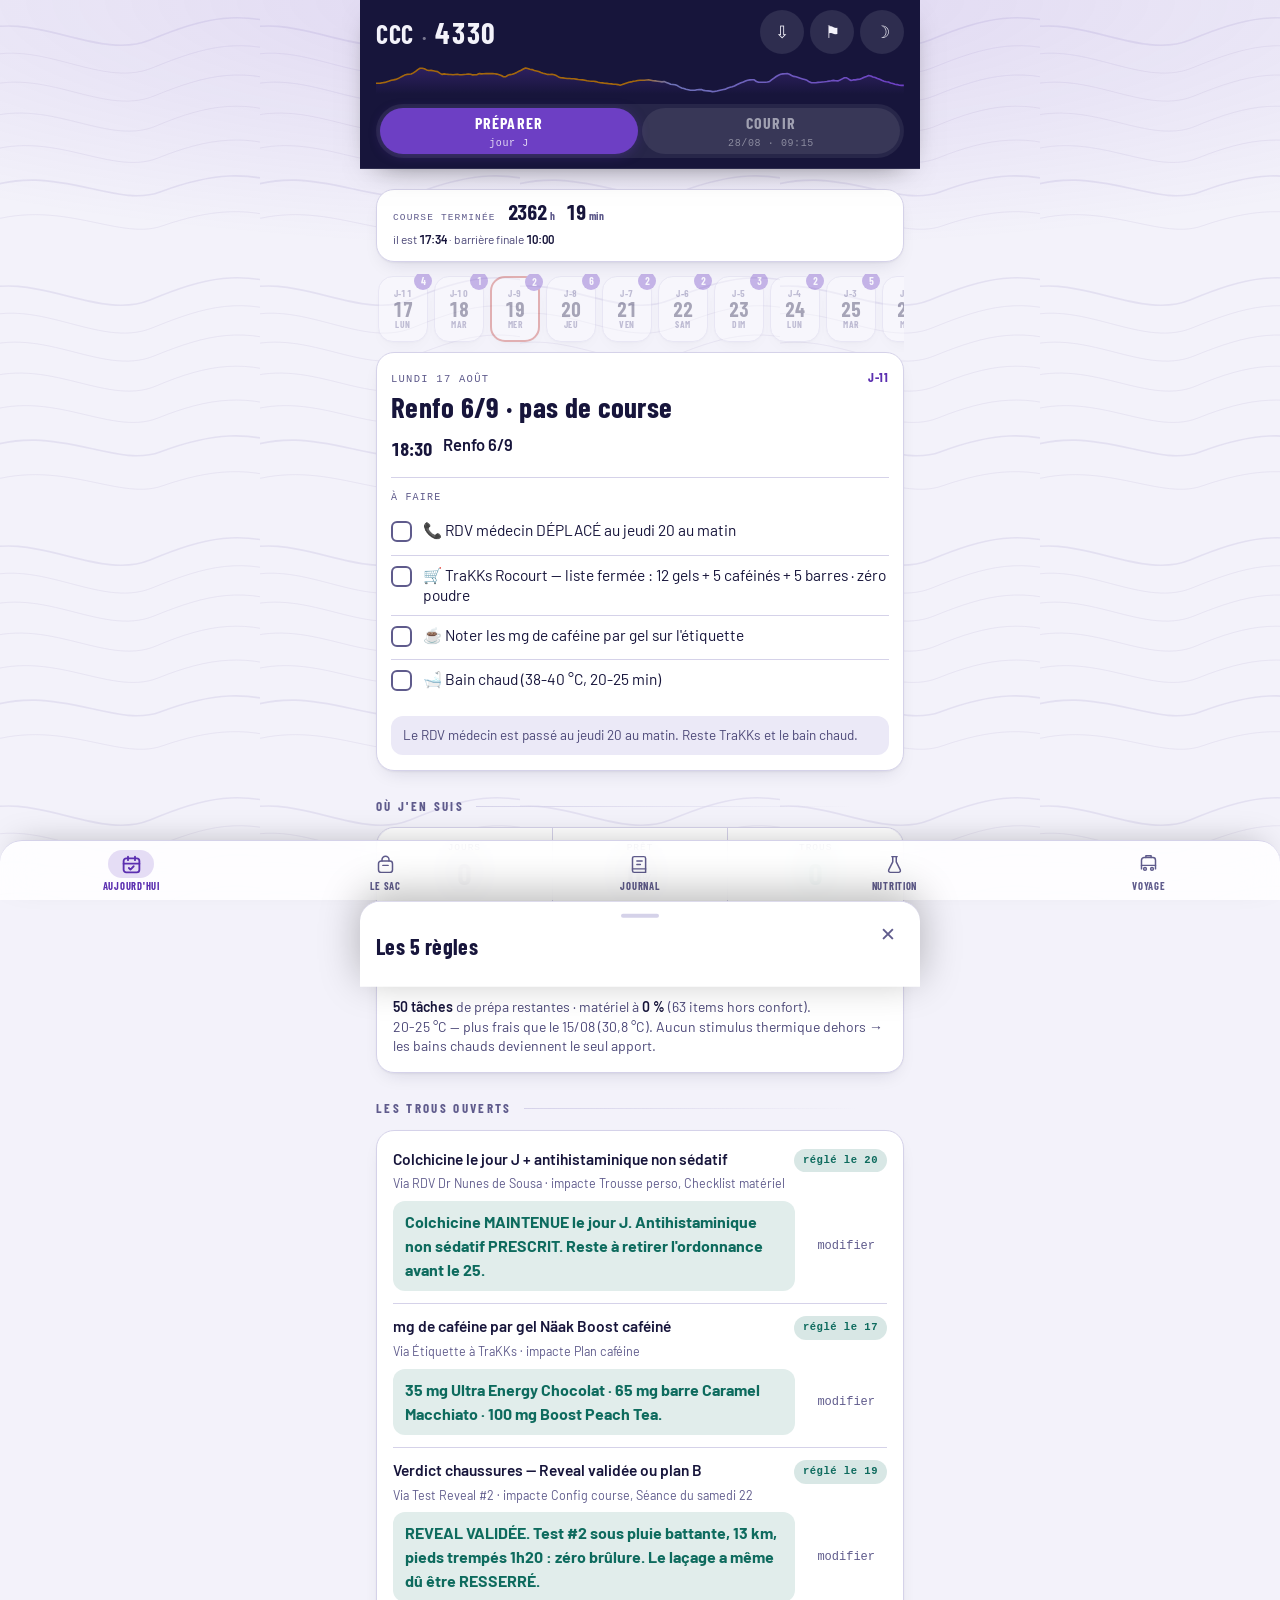
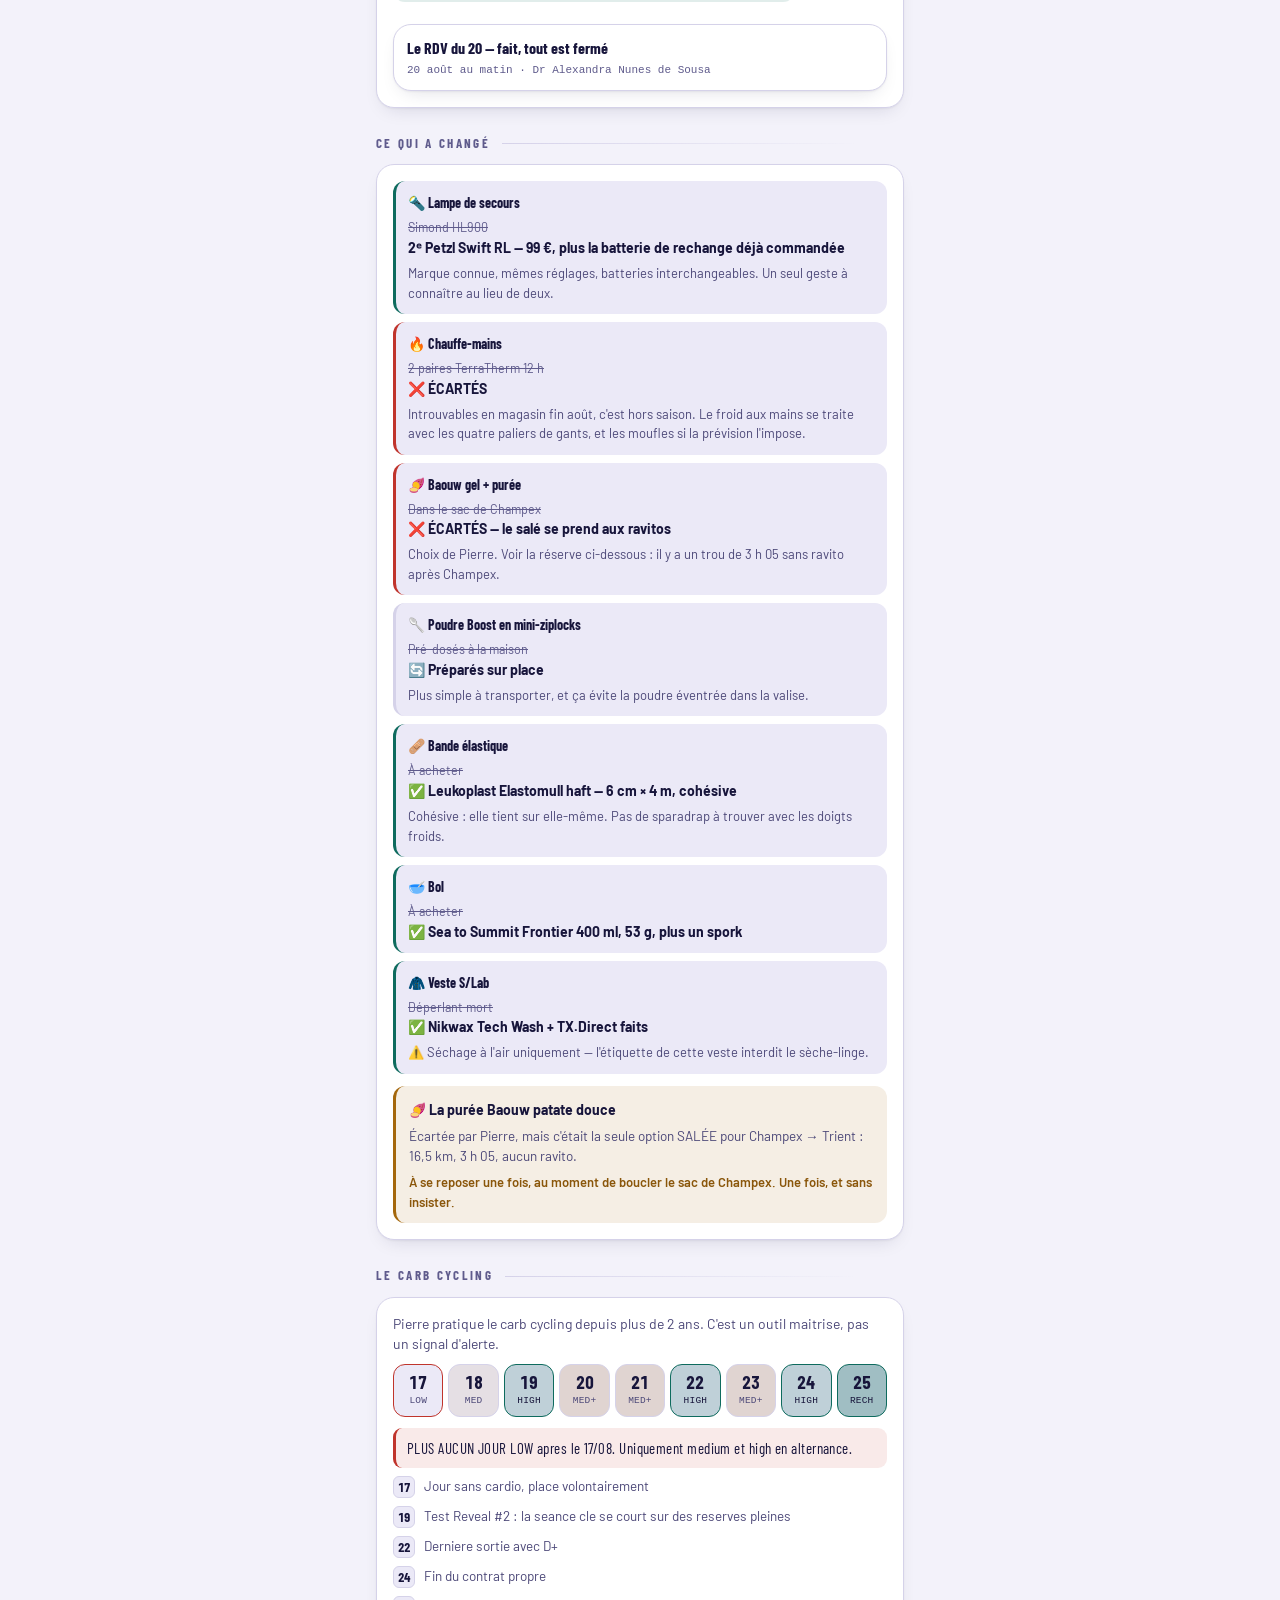
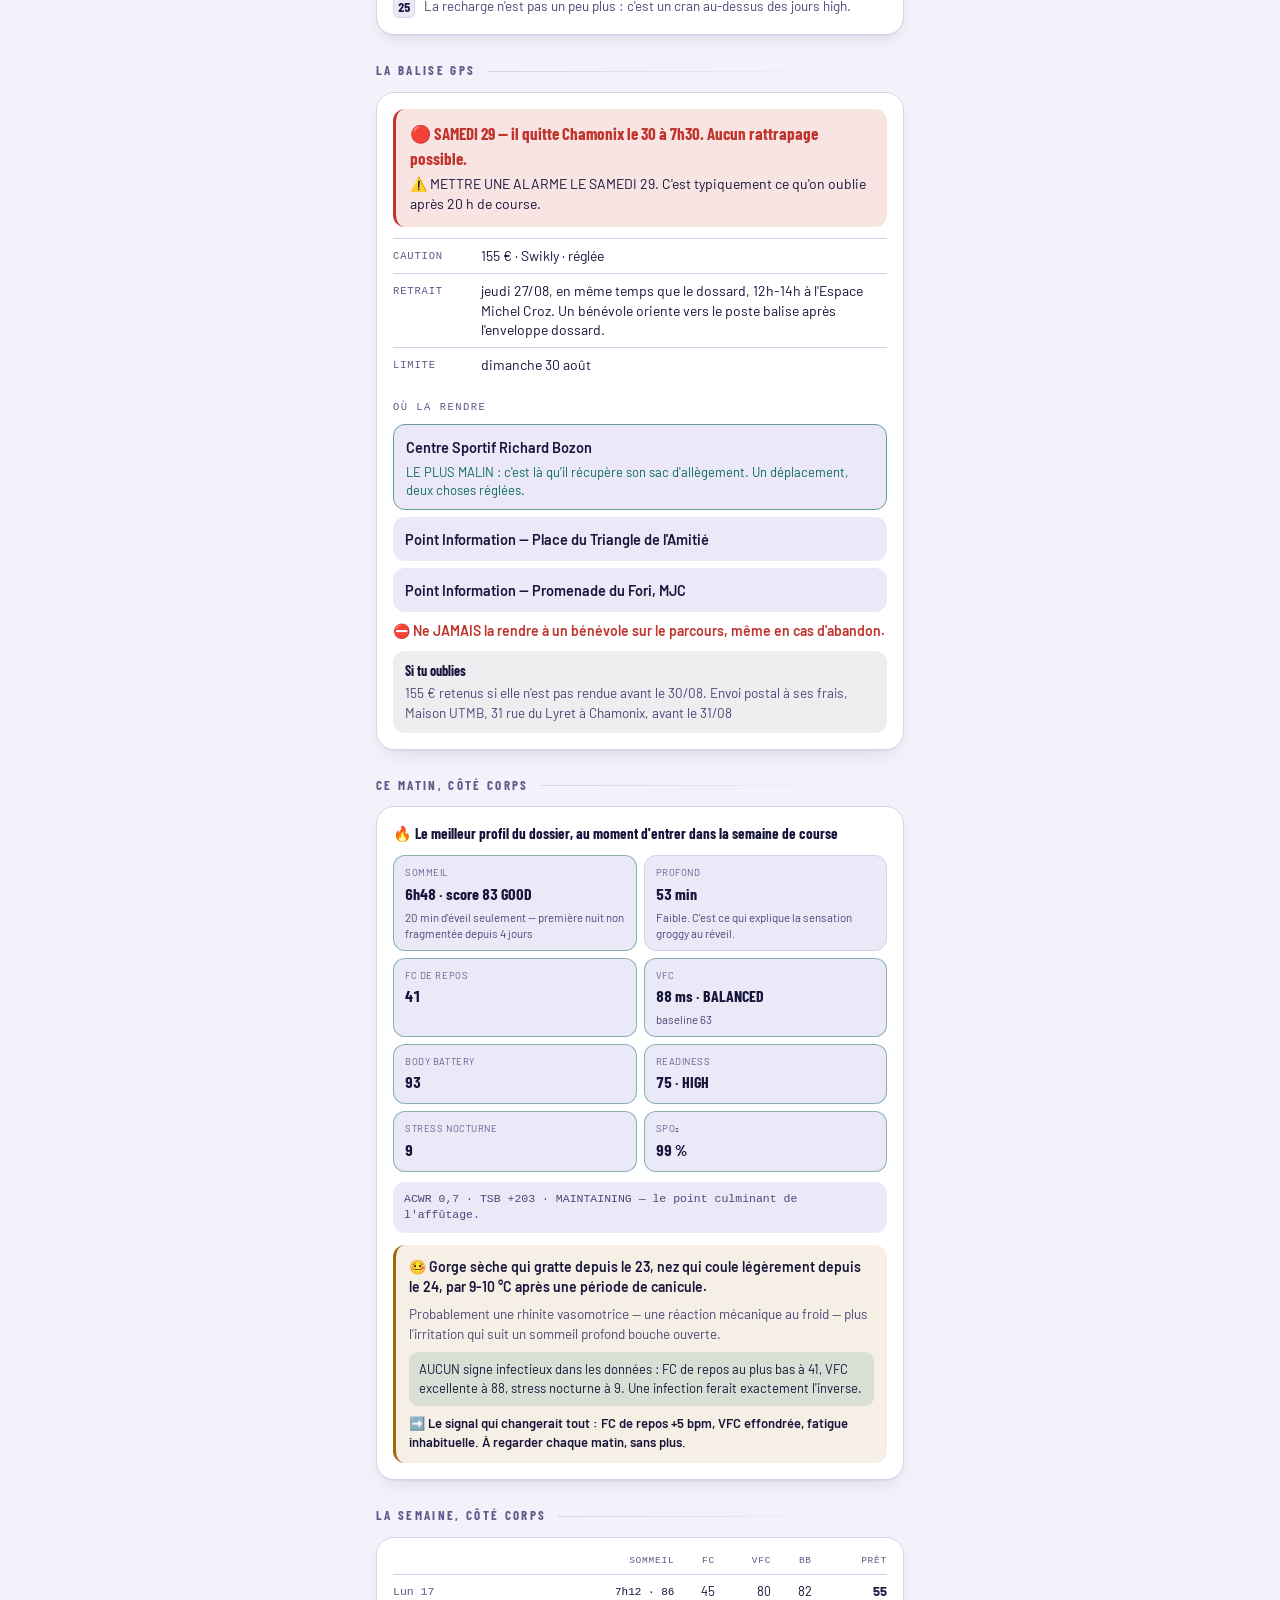
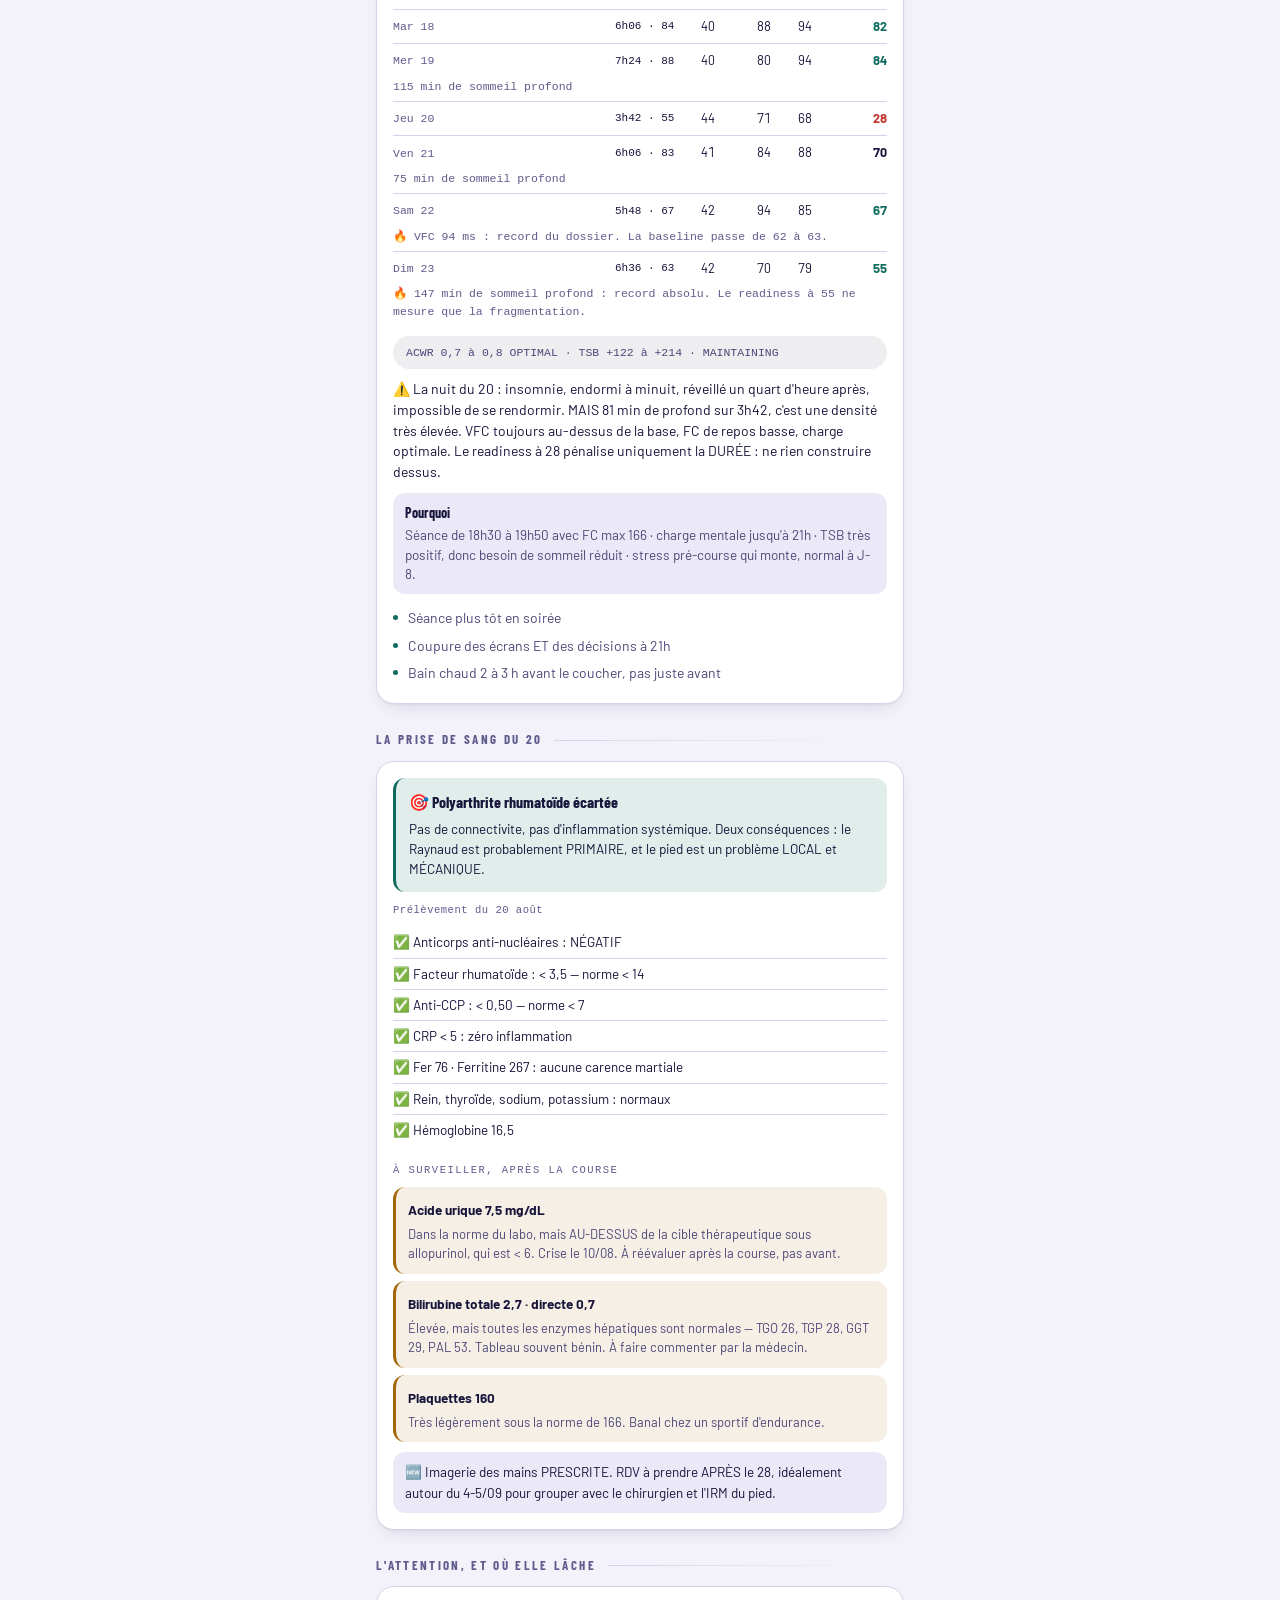
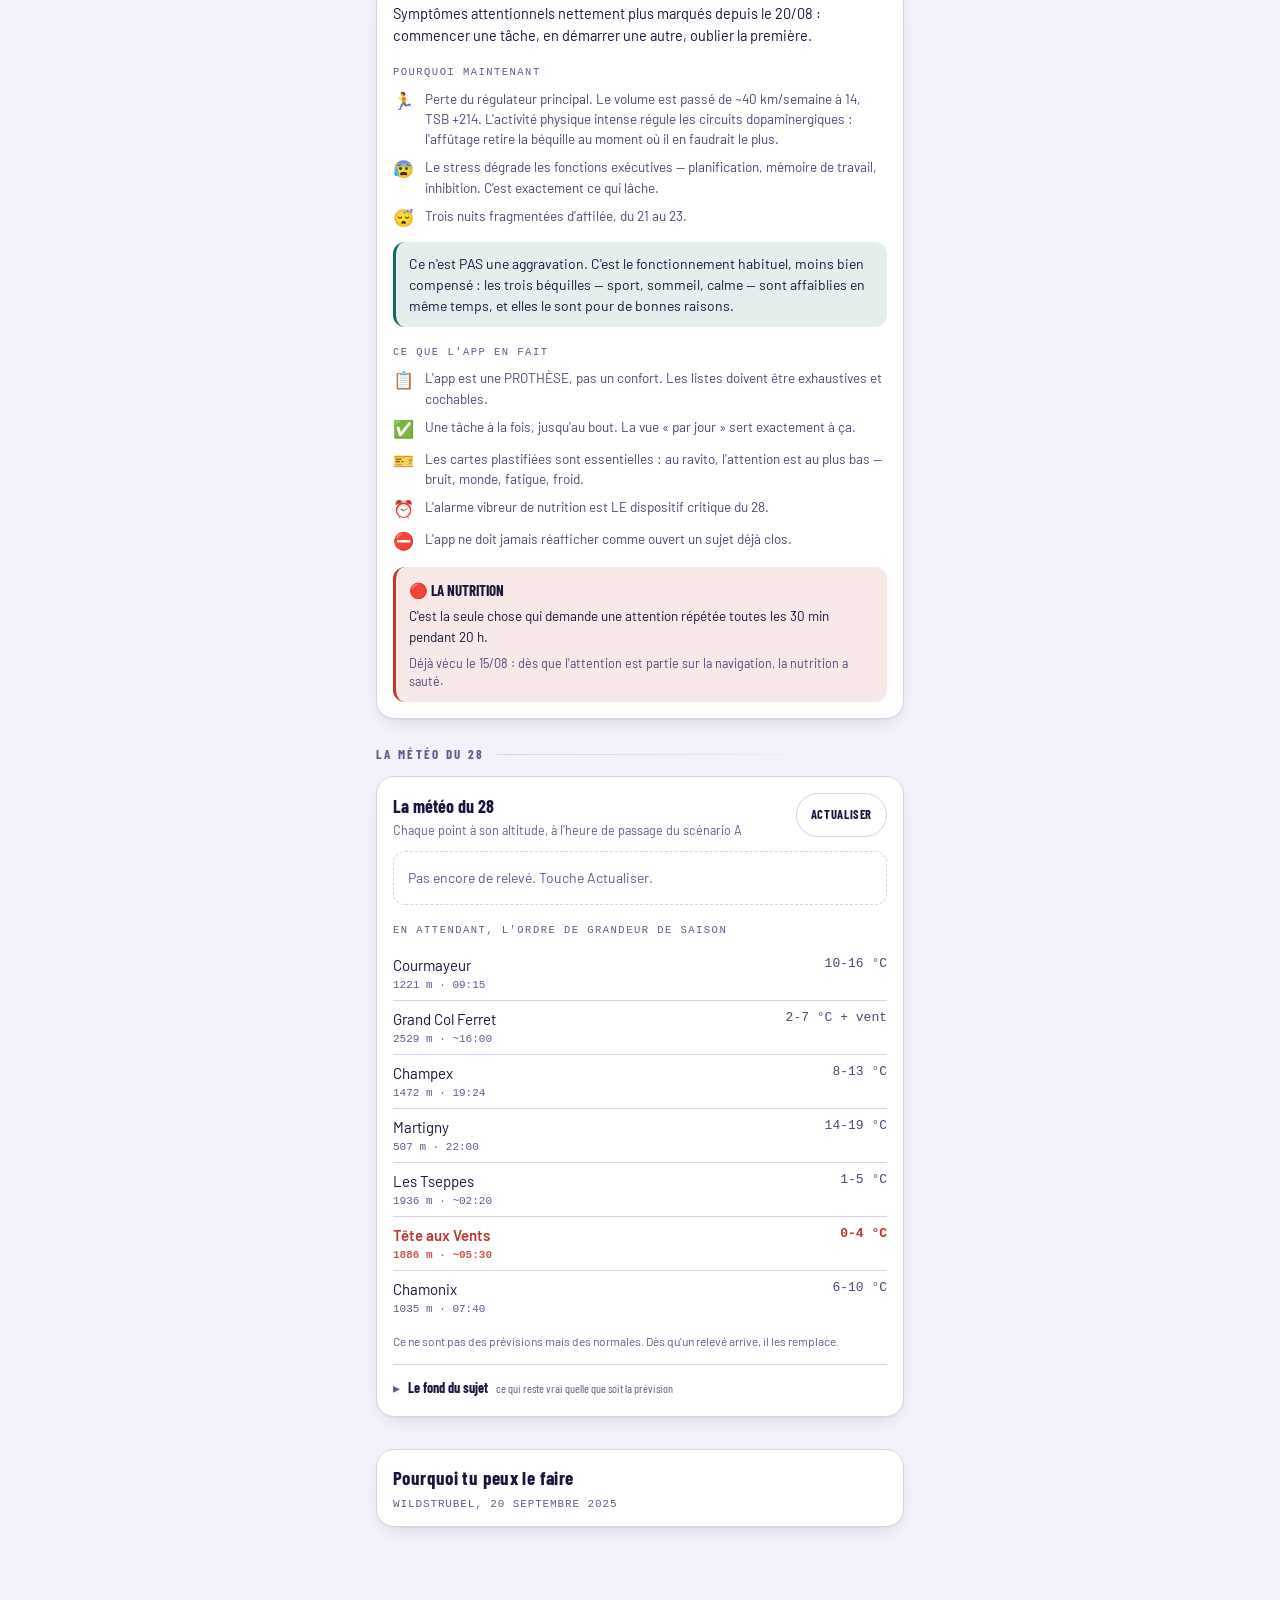
<file: carnet/index.html>
<!doctype html>
<html lang="fr" data-theme="jour">
<head>
<meta charset="utf-8">
<meta name="viewport" content="width=device-width, initial-scale=1, viewport-fit=cover">
<meta name="theme-color" content="#17153B">
<meta name="apple-mobile-web-app-capable" content="yes">
<meta name="apple-mobile-web-app-status-bar-style" content="black-translucent">
<meta name="apple-mobile-web-app-title" content="CCC 4330">
<meta name="description" content="Carnet de course CCC by UTMB 2026 &#183; dossard 4330">
<title>CCC 4330 &#183; carnet de course</title>

<meta name="color-scheme" content="light dark">

<link rel="stylesheet" href="app.css">

<!-- Les polices ne bloquent pas le rendu : l'app doit s'afficher tout de suite,
     et rester belle avec les polices systeme si Google ne repond pas. -->
<link rel="preconnect" href="https://fonts.googleapis.com">
<link rel="preconnect" href="https://fonts.gstatic.com" crossorigin>
<link rel="stylesheet" media="print" onload="this.media='all'"
      href="https://fonts.googleapis.com/css2?family=Barlow:wght@400;500;600&family=Barlow+Condensed:wght@600;700&display=swap">
<noscript><link rel="stylesheet"
      href="https://fonts.googleapis.com/css2?family=Barlow:wght@400;500;600&family=Barlow+Condensed:wght@600;700&display=swap"></noscript>
<link rel="manifest" href="manifest.webmanifest">
<link rel="apple-touch-icon" href="icons/apple-touch-icon.png">
<link rel="icon" href="icons/icon-192.png" sizes="192x192">
</head>
<body>

<div class="app">

  <header class="dossard">
    <div class="dossard-haut">
      <div class="dossard-id"><span>CCC</span><i>&#183;</i><b>4330</b></div>
      <div class="dossard-actions">
        <button class="dossard-btn" id="btnDonnees" aria-label="Mes données">&#8681;</button>
        <button class="dossard-btn" id="btnRegles" aria-label="Les 5 règles">&#9873;</button>
        <button class="dossard-btn" id="btnTheme" aria-label="Basculer jour ou nuit">&#9789;</button>
      </div>
    </div>
    <div class="crete" id="crete" aria-hidden="true"></div>
    <div class="parties" role="tablist">
      <button data-partie="prepa" role="tab">Préparer<span id="sousPrepa">&#8230;</span></button>
      <button data-partie="course" role="tab">Courir<span>28/08 &#183; 09:15</span></button>
    </div>
  </header>

  <!-- Feuille de course : invisible a l'ecran, c'est le document papier du jour J.
       Le telephone reste dans le sac, cette feuille est l'outil. -->
  <section id="feuille-course" aria-hidden="true"></section>

  <main>

    <!-- ===================== PRÉPARER ===================== -->

    <section class="vue actif" id="v-aujourdhui">
      <!-- Le compte a rebours passe en bandeau : ce qui compte, c'est la
           journee du jour, pas le decompte. -->
      <div class="cdb" id="cdCarte">
        <span class="cd-oeil" id="cdOeil">Départ dans</span>
        <span class="cd-grille" id="cdGrille"></span>
        <span class="cd-sous" id="cdSous"></span>
      </div>

      <div class="tlh" id="tlhHote"></div>

      <div id="cleHote"></div>
      <div id="jourHote"></div>

      <div class="titre">Où j'en suis</div>
      <div class="carte" id="etatHote"></div>

      <div class="titre">Les trous ouverts</div>
      <div class="carte" id="inconnuesHote"></div>

      <div class="titre">Ce qui a changé</div>
      <div class="carte" id="changeHote"></div>

      <div class="titre">Le carb cycling</div>
      <div class="carte" id="carbHote"></div>

      <div class="titre">La balise GPS</div>
      <div class="carte" id="baliseHote"></div>

      <div class="titre">Ce matin, côté corps</div>
      <div class="carte" id="physio24Hote"></div>

      <div class="titre">La semaine, côté corps</div>
      <div class="carte" id="physioHote"></div>

      <div class="titre">La prise de sang du 20</div>
      <div class="carte" id="sangHote"></div>

      <div class="titre">L'attention, et où elle lâche</div>
      <div class="carte" id="cognitifHote"></div>

      <div class="titre">La météo du 28</div>
      <div class="carte" id="meteoHote"></div>

      <button class="cf-btn" id="btnConfiance">Pourquoi tu peux le faire<span>Wildstrubel, 20 septembre 2025</span></button>
    </section>

    <section class="vue" id="v-sac">
      <div class="carte ck-tete" id="sacTete"></div>
      <div class="switch" id="sacMode">
        <button data-mode="jour">Par jour<small>quand je m'en occupe</small></button>
        <button data-mode="zone">Par zone<small>où ça va</small></button>
      </div>
      <div class="sac-filtres">
        <button id="fRouge"><i></i>Que le réglementaire</button>
        <button id="fReste"><i></i>Il reste</button>
      </div>
      <div id="kitsHote"></div>
      <div class="titre">Les sachets</div>
      <div class="carte" id="sachetsHote"></div>
      <div id="sacHote"></div>
      <div class="titre">Les vérifications</div>
      <div class="carte" id="verifIntro"></div>
      <div id="verifsHote"></div>
      <div class="titre">À ne pas oublier</div>
      <div class="carte" id="verifHote"></div>
      <div class="titre">Non tranché</div>
      <div class="carte" id="attHote"></div>
      <div class="titre">Les chaussures · dossier fermé</div>
      <div class="carte" id="verdictHote"></div>
      <div class="titre">Les chaussettes</div>
      <div class="carte" id="chaussHote"></div>
      <div class="titre">Les gants</div>
      <div class="carte" id="gantsHote"></div>
      <div class="titre">La veste</div>
      <div class="carte" id="vesteHote"></div>
      <div class="titre">Les lampes</div>
      <div class="carte" id="lampesHote"></div>
      <div class="titre">La trousse</div>
      <div class="carte" id="trousseHote"></div>
      <div class="titre">Le téléphone</div>
      <div class="carte" id="telHote"></div>
    </section>

    <section class="vue" id="v-journal">
      <div class="titre">Ajouter une note</div>
      <div class="carte" id="jnSaisie"></div>
      <div class="titre">Historique</div>
      <div id="jnHote"></div>
    </section>

    <section class="vue" id="v-voyage">
      <div id="voyAlerte"></div>

      <div class="titre">Le coffre</div>
      <div class="carte" id="coffreHote"></div>

      <div class="switch" id="voyMode">
        <button data-voy="aller">Aller<small>mercredi 26</small></button>
        <button data-voy="place">Sur place<small>27 et 28</small></button>
        <button data-voy="retour">Retour<small>dimanche 30</small></button>
      </div>
      <div id="voyHote"></div>
    </section>

    <section class="vue" id="v-nutrition">
      <div id="alertesHote"></div>

      <div class="titre">Le compte des glucides</div>
      <div class="carte" id="bilanHote"></div>

      <div class="titre">Section par section</div>
      <div id="secNutHote"></div>

      <div class="titre">Mon stock</div>
      <div class="carte" id="stockHote"></div>

      <div class="titre">La caféine</div>
      <div class="carte" id="cafHote"></div>

      <div class="titre">La recharge · fractionner</div>
      <div class="carte" id="rechargeHote"></div>

      <div class="titre">Ce que cette app ne fera pas</div>
      <div class="carte" id="vigilanceHote"></div>

      <div class="titre">Les menus, de J-3 au jour J</div>
      <div class="carte" id="menusHote"></div>

      <div class="titre">Le contrat, du 17 au 24</div>
      <div class="carte" id="contratHote"></div>

      <div class="titre">En course, l'essentiel</div>
      <div class="carte" id="nutriHote"></div>
    </section>

    <!-- ===================== COURIR ===================== -->

    <section class="vue" id="v-profil">
      <div class="faits">
        <span><b>108,8</b> km</span><span><b>6 400</b> m D+</span>
        <span>cible <b>22h25</b></span><span>barrière <b>26h30</b></span>
      </div>
      <div class="switch" data-role="scenario"></div>
      <div class="titre">Le profil</div>
      <div class="carte profil-carte">
        <div id="profilHote"></div>
        <div class="pf-lecture">
          <div><span>km</span><b id="lecKm">0</b></div>
          <div><span>altitude</span><b id="lecAlt">1221</b></div>
          <div><span>section</span><b id="lecSec" style="font-size:15px">Bertone</b></div>
          <div><span id="lecPlan">passage A</span><b id="lecH">09:15</b></div>
        </div>
        <div class="pf-aide">Glisse le doigt sur le profil</div>
      </div>

      <div class="titre">La carte</div>
      <div class="carte" id="carteHote"></div>

      <div class="titre">Régler la Fenix</div>
      <div class="carte" id="montreHote"></div>

      <div class="titre">Le profil officiel</div>
      <div class="carte" id="profilOffHote"></div>

      <div class="titre">Les traces pour la montre</div>
      <div class="carte" id="tracesHote"></div>

      <div class="titre">La marge sur les barrières</div>
      <div class="carte" id="margeHote"></div>
    </section>

    <section class="vue" id="v-deroule">
      <div class="titre">Le scénario</div>
      <div class="switch" data-role="scenario"></div>
      <div class="carte scenar" id="scenarInfo"></div>
      <div class="titre" id="titreDeroule">Le déroulé</div>
      <div class="carte"><div class="tl" id="timeline"></div></div>
    </section>

    <section class="vue" id="v-ravitos">
      <div class="titre">Tous les points de passage</div>
      <div id="ravitosHote"></div>
    </section>


    <section class="vue" id="v-cartes">
      <div class="titre">Les 4 cartes de course</div>
      <div class="carte" id="cartesHote"></div>
    </section>

    <section class="vue" id="v-course">
      <div id="courseHote"></div>
    </section>

  </main>

  <div class="feuille-fond" id="feuilleFond"></div>
  <aside class="feuille" id="feuille" role="dialog" aria-modal="true" aria-labelledby="feuilleTitre">
    <div class="feuille-poignee"></div>
    <button class="feuille-fermer" id="feuilleFermer" aria-label="Fermer">&#10005;</button>
    <div class="feuille-titre" id="feuilleTitre">Les 5 règles</div>
    <div id="feuilleCorps"></div>
  </aside>

  <nav class="tabbar" id="tabbar" role="tablist"></nav>

</div>

<script type="module" src="app.js"></script>
</body>
</html>
</file>
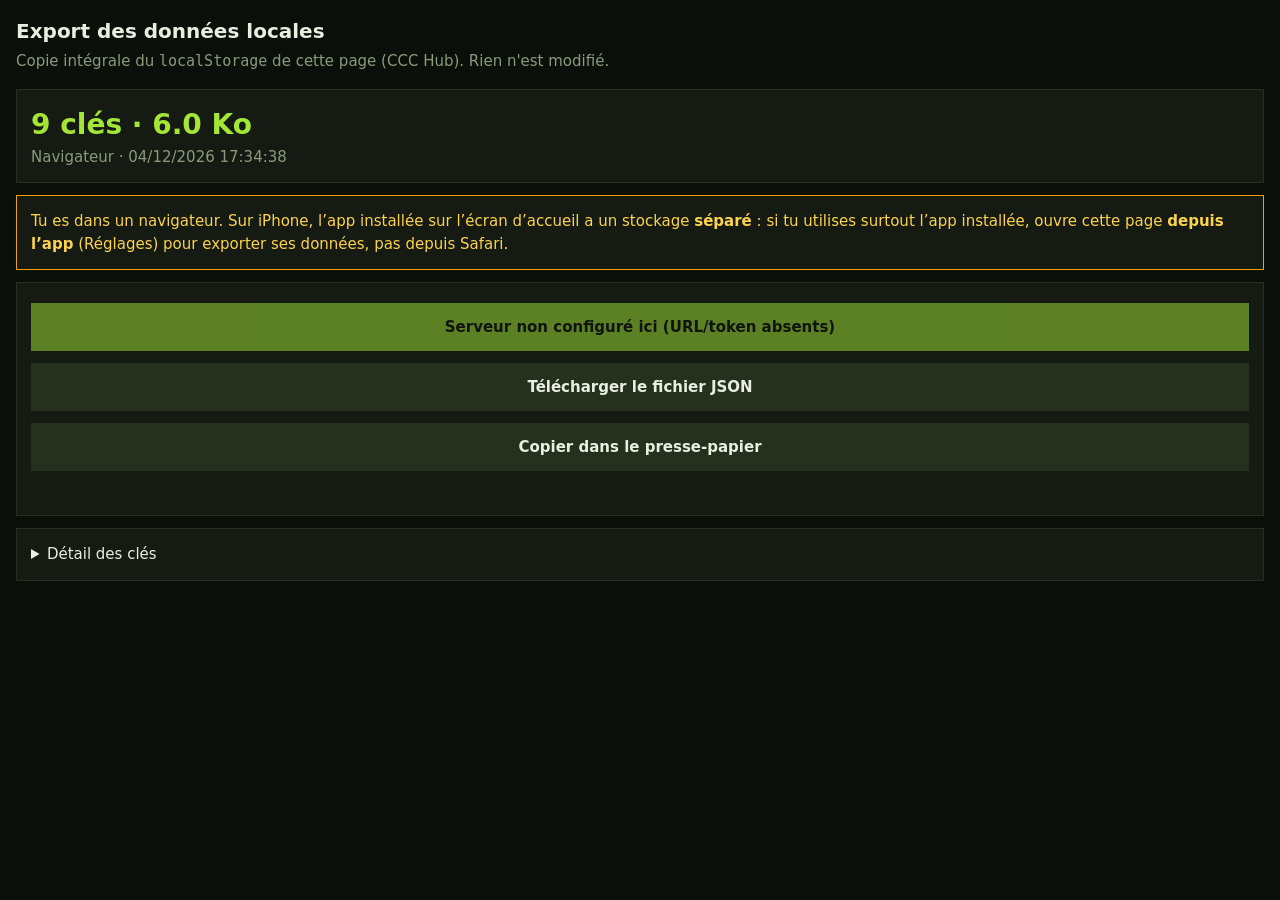
<file: export.html>
<!doctype html>
<html lang="fr">
<head>
<meta charset="utf-8">
<meta name="viewport" content="width=device-width, initial-scale=1, viewport-fit=cover">
<title>CCC Hub · Export des données locales</title>
<style>
  :root { color-scheme: dark; --bg:#0b0f0a; --card:#151a13; --line:#26301f; --text:#e8efe0; --muted:#8a9a7a; --accent:#a3e635; --warn:#f59e0b; --bad:#ef4444; }
  * { box-sizing:border-box }
  body { margin:0; background:var(--bg); color:var(--text); font:15px/1.5 -apple-system, system-ui, sans-serif; padding: max(16px, env(safe-area-inset-top)) 16px max(24px, env(safe-area-inset-bottom)); }
  h1 { font-size:20px; margin:0 0 4px } .sub { color:var(--muted); margin:0 0 16px }
  .card { background:var(--card); border:1px solid var(--line); padding:14px; margin-bottom:12px }
  .big { font-size:28px; font-weight:700; color:var(--accent); font-variant-numeric:tabular-nums }
  button { appearance:none; border:0; width:100%; min-height:48px; margin:6px 0; padding:0 16px; font:600 15px system-ui; background:var(--accent); color:#0b0f0a; cursor:pointer }
  button.alt { background:#26301f; color:var(--text) }
  button:disabled { opacity:.5 }
  #msg { min-height:24px; font-size:14px; color:var(--muted); white-space:pre-line }
  #msg.ok { color:var(--accent) } #msg.err { color:var(--bad) }
  table { width:100%; border-collapse:collapse; font-size:12px; font-family: ui-monospace, Menlo, monospace }
  td { padding:6px 4px; border-top:1px solid var(--line); vertical-align:top; word-break:break-all }
  td:last-child { text-align:right; color:var(--muted); white-space:nowrap }
  .tag { display:inline-block; font-size:11px; padding:1px 6px; border:1px solid var(--line); color:var(--muted); margin-left:6px }
  .warnbox { border-color:var(--warn); color:#fcd34d }
  a { color:var(--accent) }
</style>
</head>
<body>
<h1>Export des données locales</h1>
<p class="sub">Copie intégrale du <code>localStorage</code> de cette page (CCC Hub). Rien n'est modifié.</p>

<div class="card">
  <div class="big" id="count">…</div>
  <div id="meta" class="sub" style="margin:0"></div>
</div>

<div class="card warnbox" id="ctx"></div>

<div class="card">
  <button id="btnServer">Envoyer une copie au serveur (recommandé)</button>
  <button id="btnDownload" class="alt">Télécharger le fichier JSON</button>
  <button id="btnCopy" class="alt">Copier dans le presse-papier</button>
  <div id="msg"></div>
</div>

<div class="card">
  <details><summary>Détail des clés</summary><table id="tbl"></table></details>
</div>

<script>
(function () {
  'use strict';
  const $ = (id) => document.getElementById(id);
  const msg = (t, cls) => { const m = $('msg'); m.textContent = t; m.className = cls || ''; };

  // ── 1. Collecte : TOUTES les clés, valeur brute + version parsée si JSON ──
  const dump = { exported_at: new Date().toISOString(), origin: location.origin,
                 standalone: !!navigator.standalone || matchMedia('(display-mode: standalone)').matches,
                 user_agent: navigator.userAgent, keys: {} };
  let total = 0;
  const rows = [];
  for (let i = 0; i < localStorage.length; i++) {
    const k = localStorage.key(i);
    const raw = localStorage.getItem(k);
    total += (raw || '').length;
    let parsed = null; try { parsed = JSON.parse(raw); } catch (_) {}
    dump.keys[k] = { raw, json: parsed };
    rows.push([k, (raw || '').length]);
  }
  dump.total_chars = total;
  rows.sort((a, b) => b[1] - a[1]);

  // ── 2. Affichage ──
  $('count').textContent = `${rows.length} clé${rows.length > 1 ? 's' : ''} · ${(total / 1024).toFixed(1)} Ko`;
  $('meta').textContent = `${dump.standalone ? 'App installée (écran d’accueil)' : 'Navigateur'} · ${new Date().toLocaleString('fr-BE')}`;
  $('tbl').innerHTML = rows.map(([k, n]) =>
    `<tr><td>${k}${/^ccc_/.test(k) ? '' : '<span class="tag">hors app</span>'}</td><td>${n.toLocaleString('fr-BE')}</td></tr>`).join('') || '<tr><td>aucune clé</td><td></td></tr>';

  // Point crucial iPhone : l'app installée sur l'écran d'accueil et Safari ont
  // chacun LEUR PROPRE localStorage. Cette page ne voit que celui du contexte
  // dans lequel elle est ouverte.
  $('ctx').innerHTML = dump.standalone
    ? 'Tu es dans l’app installée : ce sont bien les données de l’app.'
    : 'Tu es dans un navigateur. Sur iPhone, l’app installée sur l’écran d’accueil a un stockage <b>séparé</b> : si tu utilises surtout l’app installée, ouvre cette page <b>depuis l’app</b> (Réglages) pour exporter ses données, pas depuis Safari.';

  const filename = `ccc-localstorage-${new Date().toISOString().slice(0, 10)}-${dump.standalone ? 'app' : 'navigateur'}.json`;
  const text = () => JSON.stringify(dump, null, 1);

  // ── 3. Télécharger ──
  $('btnDownload').onclick = () => {
    try {
      const blob = new Blob([text()], { type: 'application/json' });
      const a = document.createElement('a');
      a.href = URL.createObjectURL(blob); a.download = filename;
      document.body.appendChild(a); a.click(); a.remove();
      setTimeout(() => URL.revokeObjectURL(a.href), 5000);
      msg(`Fichier proposé : ${filename}\n(sur iPhone : « Enregistrer dans Fichiers »)`, 'ok');
    } catch (e) { msg('Téléchargement impossible ici : utilise « Copier » ou « Envoyer au serveur ». ' + e, 'err'); }
  };

  // ── 4. Copier ──
  $('btnCopy').onclick = async () => {
    try {
      await navigator.clipboard.writeText(text());
      msg('Copié. Colle-le dans une note ou un mail à toi-même.', 'ok');
    } catch (_) {
      const ta = document.createElement('textarea'); ta.value = text(); document.body.appendChild(ta);
      ta.select(); const ok = document.execCommand('copy'); ta.remove();
      msg(ok ? 'Copié. Colle-le dans une note ou un mail à toi-même.' : 'Copie refusée par le navigateur : utilise « Télécharger ».', ok ? 'ok' : 'err');
    }
  };

  // ── 5. Envoyer au serveur : PUT /api/state/<clé>, avec l'URL et le Bearer
  //      que l'app garde déjà dans localStorage (garmin_url / garmin_token).
  //      La copie atterrit sur le volume /data et donc dans /api/export. ──
  const base = (localStorage.getItem('garmin_url') || '').replace(/\/+$/, '');
  const token = localStorage.getItem('garmin_token') || '';
  if (!base || !token) {
    $('btnServer').disabled = true;
    $('btnServer').textContent = 'Serveur non configuré ici (URL/token absents)';
  }
  $('btnServer').onclick = async () => {
    const key = `ls_backup_${new Date().toISOString().slice(0, 10).replace(/-/g, '')}_${dump.standalone ? 'app' : 'nav'}`;
    $('btnServer').disabled = true; msg('Envoi en cours…');
    try {
      const r = await fetch(`${base}/api/state/${key}`, {
        method: 'PUT',
        headers: { 'Authorization': `Bearer ${token}`, 'Content-Type': 'application/json' },
        body: JSON.stringify({ value: dump, updated_at: new Date().toISOString() })
      });
      if (!r.ok) throw new Error(`HTTP ${r.status}`);
      msg(`Copie enregistrée sur le serveur sous la clé « ${key} » (${(total / 1024).toFixed(1)} Ko). Elle fera partie de la prochaine sauvegarde /api/export.`, 'ok');
    } catch (e) {
      msg('Échec de l’envoi (' + e.message + '). Utilise « Télécharger » ou « Copier ».', 'err');
      $('btnServer').disabled = false;
    }
  };
})();
</script>
</body>
</html>
</file>
<file: carnet/app.css>
/* ===========================================================
   CCC 4330 &#183; carnet de course v2
   Design system : indigo profond, lavande, menthe, plus une touche trail.
   La signature narrative est la bascule jour -> nuit.
   =========================================================== */

:root {
  /* ------------------------------------------------------------------ *
   * Palette : reference fournie par Pierre le 18/08 (indigo profond,
   * lavande, menthe), avec une touche trail. La touche, c'est que l'ambre
   * garde un SENS et n'est jamais decoratif : c'est le soleil, le jour, la
   * mise en garde. Le chrome de l'interface est lavande, la montagne est
   * ambre, et les courbes de niveau restent en filigrane sur le fond.
   * ------------------------------------------------------------------ */

  --papier:      #F3F2FA;   /* le jour : papier legerement violace */
  --papier-2:    #EBE9F7;
  --papier-3:    #D5D2E9;
  --encre:       #17153B;   /* l'indigo profond de la reference */
  --encre-doux:  #4C4878;
  --encre-pale:  #5F5B8C;   /* AA verifie sur les trois fonds clairs */
  --courbe:      #7C6BB5;   /* les courbes de niveau, en lavande grisee */
  --torrent:     #2559A8;
  --jour:        #A4670C;   /* l'ambre : soleil, jour, mise en garde */
  --jour-fonce:  #8A560A;
  --nuit:        #3B3F86;
  --nuit-clair:  #6E73B8;
  --teal:        #0E6B5E;   /* la menthe, assombrie pour tenir AA sur le papier */
  --alerte:      #C0342C;
  --ok:          #0E6B5E;

  --lavande:     #6D3FC4;   /* la primaire de la reference */
  --lavande-txt: #5B2FB0;

  --topo: url("data:image/svg+xml,%3Csvg xmlns='http://www.w3.org/2000/svg' width='260' height='260' viewBox='0 0 260 260'%3E%3Cg fill='none' stroke='%237C6BB5' stroke-opacity='0.13'%3E%3Cpath stroke-width='1.6' d='M-30 34C30 6 96 62 150 40S240 8 300 30'/%3E%3Cpath stroke-width='0.8' d='M-30 62C34 32 98 90 152 68S242 36 300 58'/%3E%3Cpath stroke-width='0.8' d='M-30 92C38 60 100 118 154 96S244 66 300 88'/%3E%3Cpath stroke-width='0.8' d='M-30 124C42 90 104 148 156 126S246 98 300 120'/%3E%3Cpath stroke-width='0.8' d='M-30 158C46 122 108 178 158 158S248 132 300 154'/%3E%3Cpath stroke-width='1.6' d='M-30 194C50 156 112 210 160 192S250 168 300 190'/%3E%3Cpath stroke-width='0.8' d='M-30 228C54 192 116 242 162 226S252 204 300 226'/%3E%3C/g%3E%3C/svg%3E");
}

:root {
  --bg:          var(--papier);
  --surface:     #FFFFFF;
  --surface-2:   var(--papier-2);
  --bord:        var(--papier-3);
  --texte:       var(--encre);
  --texte-doux:  var(--encre-doux);
  --texte-pale:  var(--encre-pale);
  --accent:      var(--lavande);
  --accent-txt:  var(--lavande-txt);
  --sur-accent:  #FFFFFF;   /* le texte pose SUR un aplat d'accent */
  --trace:       var(--encre);
  --ombre:       0 1px 2px rgba(23,21,59,.05), 0 8px 20px -10px rgba(23,21,59,.18);
  --ombre-h:     0 2px 4px rgba(23,21,59,.06), 0 18px 40px -16px rgba(23,21,59,.28);
  --voile:       rgba(23,21,59,.07);

  /* Echelle de rayons : la carte est genereuse, le bloc interne suit, la
     pastille est ronde. C'est la premiere signature du polish. */
  --r:           18px;   /* carte */
  --r-s:         12px;   /* bloc dans une carte */
  --r-xs:        9px;    /* jeton, case */
  --pill:        999px;

  --tap:         44px;
  --pad:         16px;
  --gap:         12px;
  --tempo:       .28s cubic-bezier(.22,.61,.36,1);
  --ressort:     .34s cubic-bezier(.2,.9,.28,1.06);

  --display: "Barlow Condensed", "Helvetica Neue Condensed", "Avenir Next Condensed", -apple-system, sans-serif;
  --texte-f: "Barlow", -apple-system, BlinkMacSystemFont, "Segoe UI", sans-serif;
  --mono:    ui-monospace, "SF Mono", Menlo, monospace;
}

/* ---- mode nuit : c'est LE theme de reference, le jour n'en est que la
   declinaison diurne ---- */
[data-theme="nuit"] {
  --bg:          #0D0A22;
  --surface:     #17153B;
  --surface-2:   #1E1B4B;
  --bord:        #322E63;
  --texte:       #F6F7FC;
  --texte-doux:  #AAB0CC;
  --texte-pale:  #949CBE;   /* AA verifie sur les trois fonds nuit */
  --courbe:      #A78BFA;
  --torrent:     #7BA7F5;
  --jour:        #FBC96B;   /* l'ambre garde le meme role, en plus chaud */
  --jour-fonce:  #FBC96B;
  --nuit:        #6E7BD6;
  --nuit-clair:  #A8B2E8;
  --teal:        #99F6E4;
  --alerte:      #F98080;
  --ok:          #7DE8C6;
  --accent:      #D8B4FE;
  --accent-txt:  #E2C9FF;
  --sur-accent:  #1A103C;
  --trace:       #F6F7FC;
  --ombre:       0 1px 2px rgba(0,0,0,.4), 0 10px 26px -12px rgba(0,0,0,.7);
  --ombre-h:     0 2px 6px rgba(0,0,0,.45), 0 22px 48px -18px rgba(0,0,0,.8);
  --voile:       rgba(216,180,254,.10);
  --topo: url("data:image/svg+xml,%3Csvg xmlns='http://www.w3.org/2000/svg' width='260' height='260' viewBox='0 0 260 260'%3E%3Cg fill='none' stroke='%23A78BFA' stroke-opacity='0.16'%3E%3Cpath stroke-width='1.6' d='M-30 34C30 6 96 62 150 40S240 8 300 30'/%3E%3Cpath stroke-width='0.8' d='M-30 62C34 32 98 90 152 68S242 36 300 58'/%3E%3Cpath stroke-width='0.8' d='M-30 92C38 60 100 118 154 96S244 66 300 88'/%3E%3Cpath stroke-width='0.8' d='M-30 124C42 90 104 148 156 126S246 98 300 120'/%3E%3Cpath stroke-width='0.8' d='M-30 158C46 122 108 178 158 158S248 132 300 154'/%3E%3Cpath stroke-width='1.6' d='M-30 194C50 156 112 210 160 192S250 168 300 190'/%3E%3Cpath stroke-width='0.8' d='M-30 228C54 192 116 242 162 226S252 204 300 226'/%3E%3C/g%3E%3C/svg%3E");
}

* { box-sizing: border-box; margin: 0; padding: 0; -webkit-tap-highlight-color: transparent; }

/* Les chiffres se lisent en colonne : chasse fixe partout ou ils se comparent. */
.cdb, .tlh, .cf-t, .mt-t, .st-h, .st > b, .cb, .ck-pct, .ck-compte, .ck-grp-cpt,
.nu-cf, .pastille, .jr-h b, .jr-rdv b, .gt > b, .rdv-s > b, .cb-n b, .jn-d,
.dn-c b, .faits, .mg, .pl-d, .vf-c em {
  font-variant-numeric: tabular-nums;
}

/* App, pas document : le glissement sur le profil ne doit jamais selectionner
   du texte ni ouvrir la loupe iOS. La selection reste permise sur le contenu
   que l'on peut vouloir copier. */
body, .dossard, .tabbar, .profil-svg, .titre, .pf-lecture, .mg {
  -webkit-user-select: none; user-select: none; -webkit-touch-callout: none;
}

html { background: var(--bg); }

body {
  background: var(--bg);
  color: var(--texte);
  font-family: var(--texte-f);
  font-size: 16px;
  line-height: 1.5;
  -webkit-font-smoothing: antialiased;
  -webkit-text-size-adjust: 100%;
  overscroll-behavior-y: none;
  transition: background var(--tempo), color var(--tempo);
}

button { font: inherit; color: inherit; background: none; border: 0; cursor: pointer; }
a { color: inherit; }

/* Visible au clavier, invisible au doigt */
:focus { outline: none; }
:focus-visible { outline: 3px solid var(--accent); outline-offset: 2px; border-radius: var(--r-s); }

/* Lumiere rasante en haut de page : la teinte d'accent, tres diluee. Elle
   donne de la profondeur sans salir le fond ni toucher au contraste du texte. */
body::after {
  content: ""; position: fixed; inset: 0 0 auto; height: 460px; z-index: 0;
  pointer-events: none;
  background: radial-gradient(120% 78% at 50% 0%,
              color-mix(in srgb, var(--accent) 16%, transparent) 0%,
              transparent 70%);
}

/* les courbes de niveau, en filigrane, sur toute la hauteur */
body::before {
  content: ""; position: fixed; inset: 0; z-index: 0; pointer-events: none;
  background-image: var(--topo);
  background-size: 260px 260px;
}

/* ===================== ossature ===================== */

.app {
  position: relative; z-index: 1;
  max-width: 560px; margin: 0 auto;
  padding-bottom: calc(80px + env(safe-area-inset-bottom));
  min-height: 100vh;
}

/* ---- header dossard ---- */
.dossard {
  position: sticky; top: 0; z-index: 40;
  background: var(--encre);
  color: var(--papier);
  padding: calc(env(safe-area-inset-top) + 10px) var(--pad) 0;
}
.dossard {
  border-bottom: 1px solid rgba(246,247,252,.10);
  box-shadow: 0 10px 30px -18px rgba(0,0,0,.7);
}
[data-theme="nuit"] .dossard { background: #08061A; }

.dossard-haut { display: flex; align-items: center; gap: 10px; }

.dossard-id {
  font-family: var(--display); font-weight: 700;
  font-size: 26px; letter-spacing: .02em; line-height: 1;
  display: flex; align-items: baseline; gap: 8px;
}
.dossard-id b { font-size: 30px; letter-spacing: .06em; }
.dossard-id i { font-style: normal; opacity: .45; font-size: 20px; }

.dossard-actions { margin-left: auto; display: flex; gap: 6px; }
.dossard-btn {
  width: var(--tap); height: var(--tap);
  display: grid; place-items: center;
  border-radius: var(--pill); font-size: 17px;
  color: var(--papier);
  background: rgba(246,247,252,.10);
  transition: background var(--tempo), transform .16s ease;
}
.dossard-btn:active { background: rgba(246,247,252,.22); transform: scale(.92); }
.dossard-btn.on { background: var(--accent); color: var(--sur-accent); }

/* la crete : la signature du bandeau, et la seule touche trail permanente */
.crete { margin: 10px 0 0; height: 30px; }
.crete svg { display: block; width: 100%; height: 30px; overflow: visible; }

/* les deux moities de l'app */
.parties {
  display: grid; grid-template-columns: 1fr 1fr; gap: 4px;
  padding: 4px; margin: 10px 0 10px;
  background: rgba(246,247,252,.07); border-radius: var(--pill);
}
.parties button {
  min-height: 46px; border-radius: var(--pill);
  display: flex; flex-direction: column; align-items: center; justify-content: center; gap: 1px;
  background: rgba(246,247,252,.08); color: rgba(246,247,252,.55);
  font-family: var(--display); font-weight: 700; font-size: 16px;
  letter-spacing: .07em; text-transform: uppercase;
  transition: background var(--tempo), color var(--tempo);
}
.parties button span {
  font-family: var(--mono); font-weight: 400; font-size: 10px;
  letter-spacing: .06em; text-transform: none; opacity: .8;
}
.parties button.on {
  background: var(--accent); color: var(--sur-accent);
  box-shadow: 0 2px 14px -4px color-mix(in srgb, var(--accent) 60%, transparent);
}

/* les faits de course, la ou ils servent : dans Courir */
.faits {
  display: flex; flex-wrap: wrap; gap: 6px 16px; margin-bottom: 12px;
  font-family: var(--mono); font-size: 11.5px; letter-spacing: .04em;
  color: var(--texte-pale);
}
.faits b { color: var(--texte); font-weight: 600; }

/* ---- vues ---- */
.vue { display: none; padding: 20px var(--pad) 10px; animation: entre var(--ressort) both; }
.vue.actif { display: block; }
@keyframes entre { from { opacity: 0; transform: translateY(10px); } to { opacity: 1; transform: none; } }

.titre {
  display: flex; align-items: center; gap: 12px;
  font-family: var(--display); font-weight: 700;
  font-size: 13px; letter-spacing: .18em; text-transform: uppercase;
  color: var(--texte-pale); margin: 26px 0 11px;
}
.vue > .titre:first-child, .vue > *:first-child + .titre:first-of-type { margin-top: 0; }
/* filet de cartouche, comme les intitules d'une carte, mais qui s'efface */
.titre::after {
  content: ""; flex: 1; height: 1px;
  background: linear-gradient(90deg, var(--bord), transparent 88%);
}

.carte {
  background: var(--surface); border: 1px solid var(--bord);
  border-radius: var(--r); box-shadow: var(--ombre);
  padding: 16px; margin-bottom: var(--gap);
}

/* ---- barre d'onglets ---- */
.tabbar {
  position: fixed; left: 0; right: 0; bottom: 0; z-index: 50;
  display: grid; grid-template-columns: repeat(5, 1fr);
  background: color-mix(in srgb, var(--surface) 86%, transparent);
  backdrop-filter: saturate(180%) blur(18px);
  -webkit-backdrop-filter: saturate(180%) blur(18px);
  border-top: 1px solid var(--bord);
  border-radius: 22px 22px 0 0;
  box-shadow: 0 -10px 34px -18px rgba(0,0,0,.35);
  padding: 6px 4px env(safe-area-inset-bottom);
}
.tab {
  position: relative; min-height: var(--tap); padding: 7px 2px 6px;
  display: flex; flex-direction: column; align-items: center; gap: 3px;
  color: var(--texte-pale);
  font-family: var(--display); font-weight: 700;
  font-size: 10.5px; letter-spacing: .07em; text-transform: uppercase;
  transition: color var(--tempo);
}
/* la pastille de l'onglet actif : elle grandit sous l'icone */
.tab::before {
  content: ""; position: absolute; top: 3px; left: 50%;
  width: 46px; height: 28px; border-radius: var(--pill);
  background: color-mix(in srgb, var(--accent) 17%, transparent);
  transform: translateX(-50%) scale(.6); opacity: 0;
  transition: opacity var(--tempo), transform var(--ressort);
}
.tab.actif::before { opacity: 1; transform: translateX(-50%) scale(1); }
.tab svg {
  position: relative; z-index: 1;
  width: 21px; height: 21px; stroke: currentColor; fill: none;
  stroke-width: 1.7; stroke-linecap: round; stroke-linejoin: round;
}
.tab span, .tab { position: relative; }
.tab.actif { color: var(--accent-txt); }
.tab.actif svg { stroke-width: 2.1; }
.tab:active svg { transform: scale(.9); }

/* ===================== profil ===================== */

.profil-carte { padding: 12px 10px 10px; }

.profil-svg { display: block; width: 100%; height: auto; touch-action: pan-y; }

.pf-grille   { stroke: var(--bord); stroke-width: 1; }
.pf-aire     { fill: url(#gradJour); }
.pf-aire-n   { fill: url(#gradNuit); }
.pf-trace    { fill: none; stroke: var(--trace); stroke-width: 1.9; stroke-linejoin: round; stroke-linecap: round; }
.pf-axe-txt  { font-family: var(--mono); font-size: 9px; fill: var(--texte-pale); }
.pf-sommet   { font-family: var(--display); font-weight: 600; font-size: 10.5px; fill: var(--texte-doux); letter-spacing: .02em; }
.pf-sommet-t { stroke: var(--bord); stroke-width: .8; stroke-dasharray: 1.5 2.5; }
.pf-nuit-t   { stroke: var(--nuit); stroke-width: .9; stroke-dasharray: 2 2.5; opacity: .7; }
.pf-nuit-lbl { font-family: var(--display); font-weight: 700; font-size: 10.5px; fill: var(--nuit); letter-spacing: .05em; }
[data-theme="nuit"] .pf-nuit-lbl { fill: var(--nuit-clair); }
[data-theme="nuit"] .pf-nuit-t   { stroke: var(--nuit-clair); }

.pf-pt        { fill: var(--surface); stroke: var(--trace); stroke-width: 2.2; cursor: pointer; }
.pf-pt.grand  { stroke: var(--teal); stroke-width: 3; }
.pf-pt.fin    { fill: var(--trace); }
.pf-pt-hit    { fill: transparent; cursor: pointer; }
.pf-pt-lbl    { font-family: var(--display); font-weight: 700; font-size: 10.5px; fill: var(--texte-doux); letter-spacing: .03em; }

.pf-curseur   { stroke: var(--accent); stroke-width: 1.1; }
.pf-curseur-b { fill: var(--accent); stroke: var(--surface); stroke-width: 1.6; }
.pf-cache     { opacity: 0; transition: opacity .16s; }
.pf-cache.on  { opacity: 1; }

/* animation de trace, une fois */
.pf-trace.anime { stroke-dasharray: var(--len); stroke-dashoffset: var(--len); animation: dessine 1.9s cubic-bezier(.4,0,.2,1) .25s forwards; }
@keyframes dessine { to { stroke-dashoffset: 0; } }
.pf-fade { opacity: 0; animation: parait .5s ease 1.9s forwards; }
@keyframes parait { to { opacity: 1; } }

/* lecture du curseur */
.pf-lecture {
  display: grid; grid-template-columns: repeat(4, 1fr);
  gap: 8px; margin-top: 10px; padding-top: 10px;
  border-top: 1px solid var(--bord);
}
.pf-lecture div { text-align: center; }
.pf-lecture span {
  display: block; font-family: var(--mono); font-size: 10px;
  letter-spacing: .1em; text-transform: uppercase; color: var(--texte-pale);
}
.pf-lecture b {
  display: block; font-family: var(--display); font-weight: 700;
  font-size: 21px; line-height: 1.15; letter-spacing: .01em;
  font-variant-numeric: tabular-nums;
}
.pf-aide {
  margin-top: 8px; text-align: center;
  font-size: 12px; color: var(--texte-pale);
}

/* la marge sur les barrieres : une ligne par poste, lisible d'un coup */
.mg { display: flex; align-items: center; gap: 10px; padding: 5px 0; }
.mg-n {
  flex: 0 0 88px; font-family: var(--display); font-weight: 700;
  font-size: 14px; letter-spacing: .03em; text-transform: uppercase;
  white-space: nowrap; overflow: hidden; text-overflow: ellipsis;
}
.mg-p {
  flex: 1; height: 11px; border-radius: var(--pill); overflow: hidden;
  background: var(--voile); border: 0;
}
.mg-p i { display: block; height: 100%; border-radius: var(--pill); }
.mg-p i.ok    { background: var(--ok); }
.mg-p i.tiede { background: var(--jour); }
.mg-p i.chaud { background: var(--alerte); }
.mg-v {
  flex: 0 0 44px; text-align: right;
  font-family: var(--display); font-weight: 700; font-size: 16px;
  font-variant-numeric: tabular-nums;
}
.mg-v.ok { color: var(--ok); }
.mg-v.tiede { color: var(--accent-txt); }
.mg-v.chaud { color: var(--alerte); }
.mg.serre .mg-n { color: var(--alerte); }
.mg-mot {
  margin-top: 11px; padding-top: 11px; border-top: 1px solid var(--bord);
  font-size: 14px; line-height: 1.4; color: var(--texte-doux);
}
.mg-mot b { color: var(--texte); font-weight: 600; }

/* ===================== accueil ===================== */

.cd { padding: 20px 14px 16px; text-align: center; }
.cd-oeil {
  font-family: var(--mono); font-size: 11px; letter-spacing: .18em;
  text-transform: uppercase; color: var(--texte-pale); margin-bottom: 12px;
}
.cd-grille { display: flex; justify-content: center; align-items: baseline; gap: 4px; }
.cd-bloc { display: flex; align-items: baseline; gap: 3px; }
.cd-bloc b {
  font-family: var(--display); font-weight: 700;
  font-size: clamp(44px, 15vw, 62px); line-height: .88; letter-spacing: -.01em;
  font-variant-numeric: tabular-nums;
}
.cd-bloc i {
  font-style: normal; font-family: var(--display); font-weight: 700;
  font-size: 17px; color: var(--texte-pale); letter-spacing: .04em;
}
.cd-sep { width: 10px; }
.cd-sous {
  margin-top: 12px; font-size: 14px; color: var(--texte-doux);
  font-variant-numeric: tabular-nums;
}
.cd-sous b { color: var(--texte); font-weight: 600; }

/* en course : le chrono prend toute la place */
.cd.encours .cd-oeil { color: var(--accent-txt); }
.cd.encours .cd-bloc b { font-size: clamp(52px, 18vw, 74px); }

.cd-simu {
  margin-top: 10px; display: inline-block;
  font-family: var(--mono); font-size: 10px; letter-spacing: .1em;
  text-transform: uppercase; color: var(--accent-txt);
  background: color-mix(in srgb, var(--accent) 18%, transparent);
  border-radius: var(--pill); padding: 3px 10px;
}
[data-theme="nuit"] .cd-simu { color: var(--accent-txt); }

/* ou j'en suis : trois compteurs qui disent l'etat reel */
.et {
  display: grid; grid-template-columns: repeat(3, 1fr); gap: 1px;
  background: var(--bord); margin: -16px -16px 0; border-radius: var(--r) var(--r) 0 0; overflow: hidden;
}
.et div { background: var(--surface); padding: 13px 6px 12px; text-align: center; }
.et span {
  display: block; font-family: var(--mono); font-size: 9.5px; letter-spacing: .1em;
  text-transform: uppercase; color: var(--texte-pale); margin-bottom: 3px;
}
.et b {
  font-family: var(--display); font-weight: 700; font-size: 30px;
  line-height: 1; font-variant-numeric: tabular-nums;
}
.et b i { font-style: normal; font-size: 15px; color: var(--texte-pale); }
.et b.ok { color: var(--ok); }
.et b.tiede { color: var(--accent-txt); }
.et-piste {
  height: 8px; margin: 0 -16px; background: var(--surface-2);
  border-top: 1px solid var(--bord); overflow: hidden;
}
.et-piste i { display: block; height: 100%; background: linear-gradient(90deg, var(--jour), var(--ok)); }
.et-reste {
  padding-top: 11px; font-size: 14px; line-height: 1.4; color: var(--texte-doux);
}
.et-reste b { color: var(--texte); font-weight: 600; }

/* ---- 1. timeline horizontale des 12 jours ---- */
.tlh {
  display: flex; gap: 6px; overflow-x: auto; padding: 2px 2px 10px;
  scrollbar-width: none; -webkit-overflow-scrolling: touch;
}
.tlh::-webkit-scrollbar { display: none; }
.tlh-j {
  position: relative; flex: none; width: 50px; min-height: 66px;
  border-radius: 15px; border: 1px solid var(--bord); background: var(--surface);
  box-shadow: var(--ombre);
  display: flex; flex-direction: column; align-items: center; justify-content: center; gap: 0;
  font-family: var(--display); font-weight: 700; line-height: 1.05;
  transition: transform var(--tempo);
}
.tlh-j i { font-style: normal; font-size: 9.5px; color: var(--texte-pale); letter-spacing: .04em; }
.tlh-j b { font-size: 20px; }
.tlh-j span { font-size: 9.5px; text-transform: uppercase; color: var(--texte-pale); letter-spacing: .06em; }
.tlh-j em {
  position: absolute; top: -5px; right: -5px; font-style: normal;
  min-width: 18px; height: 18px; border-radius: var(--pill); padding: 0 5px;
  background: var(--accent); color: var(--sur-accent);
  font-size: 10px; display: grid; place-items: center;
}
.tlh-j.passe { opacity: .35; }
.tlh-j.auj { background: var(--accent); color: var(--sur-accent); border-color: var(--accent); }
.tlh-j.auj i, .tlh-j.auj span { color: inherit; opacity: .66; }
[data-theme="nuit"] .tlh-j.auj i, [data-theme="nuit"] .tlh-j.auj span { color: rgba(17,21,28,.6); }
.tlh-j.cle { border-color: var(--alerte); border-width: 2px; }
.tlh-j.t-course { border-color: var(--teal); border-width: 2px; }
.tlh-j:active { transform: scale(.93); }
.tlh-j.auj { box-shadow: var(--ombre-h); }

/* ---- 6. la seance cle ---- */
.cle-b {
  display: block; width: 100%; text-align: left; margin-bottom: 12px;
  border: 2px solid var(--alerte); border-radius: var(--r); padding: 12px 14px;
  background: color-mix(in srgb, var(--alerte) 8%, transparent);
}
.cle-b span {
  display: block; font-family: var(--mono); font-size: 10px; letter-spacing: .12em;
  text-transform: uppercase; color: var(--alerte); margin-bottom: 3px;
}
.cle-b b {
  display: block; font-family: var(--display); font-weight: 700;
  font-size: 21px; letter-spacing: .02em; line-height: 1.1;
}
.cle-b p { font-size: 14px; color: var(--texte-doux); margin-top: 3px; line-height: 1.35; }

/* ---- 2. la carte du jour ---- */
.jr { padding: 15px 14px; }
.jr-oeil { display: flex; align-items: baseline; gap: 8px; margin-bottom: 4px; }
.jr-oeil span {
  flex: 1; font-family: var(--mono); font-size: 10.5px; letter-spacing: .12em;
  text-transform: uppercase; color: var(--texte-pale);
}
.jr-oeil i {
  font-style: normal; font-family: var(--display); font-weight: 700;
  font-size: 13px; color: var(--accent-txt); letter-spacing: .06em;
}
.jr-titre {
  font-family: var(--display); font-weight: 700;
  font-size: clamp(23px, 6.8vw, 29px); line-height: 1.05; letter-spacing: .01em;
  margin-bottom: 12px;
}
.jr.t-cle .jr-titre { color: var(--alerte); }
.jr.t-course .jr-titre { color: var(--teal); }

.jr-seance { display: flex; gap: 11px; align-items: flex-start; }
.jr-seance .h {
  flex: none; font-family: var(--display); font-weight: 700; font-size: 19px;
  font-variant-numeric: tabular-nums; padding-top: 1px;
}
.jr-sc { flex: 1; min-width: 0; }
.jr-sc > b { display: block; font-size: 16.5px; font-weight: 600; line-height: 1.3; }
.jr-tags { display: flex; flex-wrap: wrap; gap: 5px; margin-top: 6px; }
.jr-config {
  margin-top: 7px; font-size: 13.5px; line-height: 1.4; color: var(--texte-doux);
  padding: 8px 10px; border-radius: var(--r-xs); background: var(--surface-2);
}

.jr-rdv {
  display: flex; gap: 11px; margin-top: 12px; padding-top: 12px; border-top: 1px solid var(--bord);
}
.jr-rdv b { flex: none; font-family: var(--display); font-weight: 700; font-size: 19px; }
.jr-rdv div { flex: 1; font-size: 15.5px; line-height: 1.3; }
.jr-rdv small { display: block; font-size: 12.5px; color: var(--texte-pale); margin-top: 1px; }

.jr-liste { margin-top: 13px; padding-top: 12px; border-top: 1px solid var(--bord); }
.jr-liste > span {
  display: block; font-family: var(--mono); font-size: 10px; letter-spacing: .12em;
  text-transform: uppercase; color: var(--texte-pale); margin-bottom: 7px;
}
.jr-h { display: flex; gap: 10px; padding: 3px 0; }
.jr-h b { flex: none; width: 62px; font-family: var(--mono); font-size: 12.5px; font-weight: 600; }
.jr-h p { flex: 1; font-size: 14.5px; line-height: 1.35; }
.jr-cr { font-size: 14.5px; line-height: 1.4; padding: 4px 0; }

.jr-consignes { margin-top: 12px; padding: 10px 12px; border-radius: var(--r-s); background: var(--surface-2); }
.jr-consignes p { font-size: 14.5px; line-height: 1.4; padding: 2px 0; }

.jr-branche {
  margin-top: 13px; border-radius: var(--r-s); overflow: hidden;
  border: 1px solid var(--bord);
}
.jr-branche b {
  display: block; padding: 8px 11px 3px;
  font-family: var(--display); font-weight: 700; font-size: 14px;
  letter-spacing: .06em; text-transform: uppercase; color: var(--ok);
}
.jr-branche b.non { color: var(--alerte); border-top: 1px solid var(--bord); margin-top: 4px; }
.jr-branche p { padding: 0 11px 9px; font-size: 14.5px; line-height: 1.35; }

.jr-taches { margin-top: 13px; padding-top: 12px; border-top: 1px solid var(--bord); }
.jr-taches > span {
  display: block; font-family: var(--mono); font-size: 10px; letter-spacing: .12em;
  text-transform: uppercase; color: var(--texte-pale); margin-bottom: 6px;
}
.tk {
  width: 100%; text-align: left; min-height: var(--tap);
  display: flex; gap: 11px; align-items: flex-start; padding: 9px 0;
  border-top: 1px solid var(--bord); font-size: 15.5px; line-height: 1.32;
}
.jr-taches .tk:first-of-type, #verifHote .tk:first-child { border-top: 0; }
.tk .ck-box { margin-top: 1px; }
.tk.ok > span { color: var(--texte-pale); text-decoration: line-through; }
.tk.ok .ck-box { background: var(--ok); border-color: var(--ok); }
.tk.ok .ck-box::after { opacity: 1; transform: none; }
.tk.crit > span { font-weight: 600; }
.tk.crit:not(.ok) .ck-box { border-color: var(--alerte); }

.jr-note {
  margin-top: 13px; padding: 10px 12px; border-radius: var(--r-s);
  background: var(--surface-2); font-size: 13.5px; line-height: 1.4; color: var(--texte-doux);
}

/* ---- 7. volume des deux semaines ---- */
.et-sem { display: grid; grid-template-columns: 1fr 1fr; gap: 8px; margin-top: 11px; }
.et-sem div {
  border: 1px solid var(--bord); border-radius: var(--r-s); padding: 8px 10px;
}
.et-sem div.on { border-color: var(--accent); background: color-mix(in srgb, var(--accent) 10%, transparent); }
.et-sem span {
  display: block; font-family: var(--mono); font-size: 9.5px; letter-spacing: .06em;
  text-transform: uppercase; color: var(--texte-pale);
}
.et-sem b { font-family: var(--display); font-weight: 700; font-size: 21px; }

/* ---- 5. les trous ouverts ---- */
.inc { padding: 12px 0; border-top: 1px solid var(--bord); }
.inc:first-child { border-top: 0; padding-top: 2px; }
.inc-h { display: flex; gap: 9px; align-items: flex-start; }
.inc-h b { flex: 1; font-size: 15.5px; font-weight: 600; line-height: 1.3; }
.inc small { display: block; font-size: 12.5px; color: var(--texte-pale); margin-top: 3px; line-height: 1.35; }
.inc-saisie { display: flex; gap: 7px; margin-top: 9px; }
.inc-saisie input {
  flex: 1; min-width: 0; min-height: var(--tap); padding: 0 12px;
  border-radius: var(--r-s); border: 1px solid var(--bord);
  background: var(--surface-2); color: var(--texte);
  font-family: var(--texte-f); font-size: 15px;
}
.inc-saisie button {
  flex: none; min-height: var(--tap); padding: 0 15px; border-radius: var(--r-s);
  background: var(--accent); color: var(--sur-accent);
  font-family: var(--display); font-weight: 700; font-size: 14px;
  letter-spacing: .05em; text-transform: uppercase;
}
.inc-val { display: flex; align-items: center; gap: 10px; margin-top: 9px; }
.inc-val b {
  flex: 1; font-size: 16px; padding: 9px 12px; border-radius: var(--r-s);
  background: color-mix(in srgb, var(--ok) 12%, transparent); color: var(--ok);
}
.inc-val button {
  flex: none; min-height: var(--tap); padding: 0 12px;
  font-family: var(--mono); font-size: 12px; color: var(--texte-pale);
}

/* ---- contrat nutrition ---- */
.ct-etat {
  display: inline-block; margin-bottom: 10px; padding: 4px 10px; border-radius: var(--pill);
  font-family: var(--mono); font-size: 11px; font-weight: 600;
  background: var(--surface-2); color: var(--texte-doux);
}
.ct-etat.on { background: color-mix(in srgb, var(--ok) 16%, transparent); color: var(--ok); }
.ct-p {
  font-family: var(--display); font-weight: 700; font-size: 21px; line-height: 1.12;
}
.ct-p b { display: block; color: var(--accent-txt); }
.ct-garde {
  margin-top: 12px; padding: 11px 12px; border-radius: var(--r-s);
  border: 1px solid var(--bord); background: var(--surface-2);
  font-size: 14px; line-height: 1.4;
}

/* ---- la journee du jour ---- */
.jr-tete span {
  display: block; font-family: var(--mono); font-size: 11px;
  letter-spacing: .12em; text-transform: uppercase; color: var(--texte-pale); margin-bottom: 4px;
}
.jr-tete b {
  display: block; font-family: var(--display); font-weight: 700;
  font-size: clamp(26px, 8vw, 34px); line-height: 1.02; letter-spacing: .01em;
}
.jr-tete p { margin-top: 5px; font-size: 15px; line-height: 1.4; color: var(--texte-doux); }
.jr-faire { margin-top: 13px; padding-top: 12px; border-top: 1px solid var(--bord); }
.jr-faire span {
  display: block; font-family: var(--mono); font-size: 10px; letter-spacing: .12em;
  text-transform: uppercase; color: var(--texte-pale); margin-bottom: 6px;
}
.jr-faire ul { list-style: none; }
.jr-faire li {
  display: flex; gap: 9px; align-items: baseline; padding: 5px 0;
  font-size: 15.5px; line-height: 1.32;
}
.jr-faire li::before { content: "\2192"; color: var(--accent-txt); font-weight: 700; }
.jr-vide { padding: 8px 0; color: var(--texte-doux); font-size: 15px; }

/* ---- les 12 jours ---- */
.pl { display: flex; gap: 11px; padding: 9px 0; border-top: 1px solid var(--bord); align-items: center; }
.pl:first-child { border-top: 0; }
.pl.passe { opacity: .38; }
.pl-j {
  flex: none; width: 40px; padding: 3px 0; border-radius: var(--r-xs); text-align: center;
  border: 1px solid var(--bord); font-family: var(--display); font-weight: 700; line-height: 1.05;
}
.pl-j b { display: block; font-size: 17px; }
.pl-j i { display: block; font-style: normal; font-size: 9.5px; text-transform: uppercase; opacity: .7; }
.pl.auj .pl-j { background: var(--accent); color: var(--sur-accent); border-color: var(--accent); }
.pl.cle .pl-c b { color: var(--accent-txt); }
.pl-c { flex: 1; min-width: 0; }
.pl-c b { display: block; font-size: 15px; font-weight: 600; line-height: 1.25; }
.pl-c small { display: block; font-size: 12px; color: var(--texte-pale); margin-top: 1px; line-height: 1.3; }
.pl-d { flex: none; font-family: var(--mono); font-size: 10.5px; color: var(--texte-pale); }

/* ---- compte a rebours en bandeau : il ne domine plus l'accueil ---- */
.cdb {
  display: flex; flex-wrap: wrap; align-items: baseline; gap: 5px 12px;
  padding: 13px 16px; margin-bottom: var(--gap);
  background: var(--surface); border: 1px solid var(--bord);
  border-radius: var(--r); box-shadow: var(--ombre);
}
.cdb .cd-oeil {
  font-family: var(--mono); font-size: 9.5px; letter-spacing: .12em;
  text-transform: uppercase; color: var(--texte-pale); margin: 0;
}
.cdb .cd-grille { display: flex; align-items: baseline; gap: 3px; }
.cdb .cd-bloc b { font-size: 21px; }
.cdb .cd-bloc i { font-size: 11px; }
.cdb .cd-sep { width: 5px; }
.cdb .cd-sous { flex: 1 1 100%; margin: 0; font-size: 12px; }

/* ---- voyage ---- */
.vy-reveal { margin-bottom: 12px; }
.vy-tete { padding: 15px 16px; }
.vy-tete > b { font-family: var(--display); font-weight: 700; font-size: 20px; letter-spacing: .02em; }
.vy-duree { font-family: var(--mono); font-size: 12px; color: var(--texte-doux); margin-top: 3px; }
.vy-conflit { margin-top: 8px; font-size: 13px; color: var(--accent-txt); line-height: 1.4; }

.vy { display: flex; gap: 12px; margin-bottom: 10px; }
.vy-h { flex: 0 0 66px; text-align: right; }
.vy-h b { display: block; font-family: var(--display); font-weight: 700; font-size: 19px; font-variant-numeric: tabular-nums; }
.vy-h i { display: block; font-style: normal; font-family: var(--mono); font-size: 11px; color: var(--texte-pale); }
.vy-h em { display: block; font-style: normal; font-family: var(--mono); font-size: 10px; color: var(--texte-pale); margin-top: 2px; }
.vy-c {
  flex: 1; min-width: 0; background: var(--surface); border: 1px solid var(--bord);
  border-radius: var(--r-s); padding: 11px 12px; box-shadow: var(--ombre);
}
.vy-t { font-size: 15.5px; font-weight: 600; line-height: 1.3; }
.vy-ref { font-family: var(--mono); font-size: 11.5px; color: var(--texte-pale); margin-top: 3px; line-height: 1.4; }
.vy-ref.alerte { color: var(--alerte); font-weight: 600; }
.vy-al {
  margin-top: 8px; padding: 8px 10px; border-radius: var(--r-xs);
  background: color-mix(in srgb, var(--alerte) 10%, transparent);
  border: 1px solid color-mix(in srgb, var(--alerte) 32%, transparent);
  font-size: 13.5px; line-height: 1.4;
}
.vy-l { list-style: none; margin-top: 8px; }
.vy-l li { font-size: 14px; line-height: 1.4; padding: 3px 0 3px 13px; position: relative; }
.vy-l li::before { content: "\25AA"; position: absolute; left: 0; top: 4px; font-size: 10px; color: var(--texte-pale); }

.vy-corr {
  margin: 0 0 10px 78px; padding: 11px 12px; border-radius: var(--r-s);
  border: 1px dashed var(--bord); background: var(--surface-2);
}
.vy-corr.chaud { border-color: var(--alerte); border-style: solid; background: color-mix(in srgb, var(--alerte) 8%, transparent); }
.vy-corr.tiede { border-color: var(--jour); }
.vy-corr-h { display: flex; align-items: baseline; gap: 9px; }
.vy-corr-h span {
  flex: 1; font-family: var(--mono); font-size: 9.5px; letter-spacing: .1em;
  text-transform: uppercase; color: var(--texte-pale);
}
.vy-corr-h b { font-family: var(--display); font-weight: 700; font-size: 21px; }
.vy-corr.chaud .vy-corr-h b { color: var(--alerte); }
.vy-corr.tiede .vy-corr-h b { color: var(--accent-txt); }
.vy-corr.ok .vy-corr-h b { color: var(--ok); }
.vy-corr-t { font-size: 13.5px; color: var(--texte-doux); margin-top: 2px; }

.vy-next {
  margin-bottom: 11px; padding: 9px 12px; border-radius: var(--r-s);
  background: var(--accent); color: var(--sur-accent); font-size: 14px;
}
.vy-next b { font-family: var(--display); font-weight: 700; font-size: 17px; }

.vy-jour { padding: 6px 14px 12px; }
.vy-b { display: flex; gap: 11px; padding: 9px 0; border-top: 1px solid var(--bord); }
.vy-b:first-child { border-top: 0; }
.vy-b > b {
  flex: 0 0 62px; font-family: var(--mono); font-size: 12px; font-weight: 600;
  color: var(--texte-doux); padding-top: 2px;
}
.vy-b p { font-size: 15px; line-height: 1.32; }
.vy-b small { display: block; font-size: 12.5px; color: var(--texte-pale); margin-top: 3px; line-height: 1.4; }
.vy-b.crit > b { color: var(--alerte); }
.vy-b.crit p { font-weight: 600; }

.vy-ct { display: flex; gap: 10px; padding: 7px 0; border-top: 1px solid var(--bord); font-size: 14px; }
.vy-ct:first-child { border-top: 0; }
.vy-ct b { flex: 0 0 42%; font-weight: 600; }
.vy-ct span { flex: 1; color: var(--texte-doux); font-family: var(--mono); font-size: 12px; }

.carte-l { border: 1px solid var(--bord); border-radius: var(--r); overflow: hidden; margin-bottom: 12px; }

/* ---- le sac : vraie checklist ---- */
.sk-leg { margin-top: 7px; font-size: 11.5px; color: var(--texte-pale); line-height: 1.4; }
.sk-rouge { color: var(--alerte); font-weight: 600; }

.sac-filtres { display: grid; grid-template-columns: 1fr 1fr; gap: 8px; margin-bottom: 12px; }
.sac-filtres button {
  min-height: var(--tap); border-radius: var(--pill); padding: 0 12px;
  border: 1px solid var(--bord); background: var(--surface);
  display: flex; align-items: center; gap: 8px;
  font-family: var(--display); font-weight: 700; font-size: 12.5px;
  letter-spacing: .02em; text-transform: uppercase; color: var(--texte-doux);
  line-height: 1.15; text-align: left;
}
.sac-filtres button i {
  flex: none; width: 30px; height: 18px; border-radius: var(--r-xs); background: var(--bord);
  position: relative; transition: background var(--tempo);
}
.sac-filtres button i::after {
  content: ""; position: absolute; top: 2px; left: 2px; width: 14px; height: 14px;
  border-radius: 50%; background: var(--surface); transition: transform var(--tempo);
}
.sac-filtres button.on { color: var(--texte); border-color: var(--accent); }
.sac-filtres button.on i { background: var(--accent); }
.sac-filtres button.on i::after { transform: translateX(12px); }

.sk {
  width: 100%; text-align: left; min-height: var(--tap);
  display: flex; gap: 11px; align-items: flex-start;
  padding: 10px 13px; border-top: 1px solid var(--bord);
  border-left: 3px solid transparent;
}
.sk:first-child { border-top: 0; }
.sk-reglementaire { border-left-color: var(--alerte); }
.sk-perso { border-left-color: var(--jour); }
.sk .ck-box { margin-top: 1px; }
.sk-t { flex: 1; font-size: 15.5px; line-height: 1.32; }
.sk-t small { display: block; font-size: 12.5px; color: var(--texte-pale); margin-top: 2px; line-height: 1.35; }
.sk-kit {
  font-style: normal; font-family: var(--mono); font-size: 10px;
  padding: 1px 6px; border-radius: var(--pill); background: var(--surface-2); color: var(--texte-pale);
}
.sk.ok .sk-t { color: var(--texte-pale); text-decoration: line-through; }
.sk.ok .sk-t small { text-decoration: none; }
.sk.ok .ck-box { background: var(--ok); border-color: var(--ok); }
.sk.ok .ck-box::after { opacity: 1; transform: none; }

.sk-non {
  margin: 0 0 1px; padding: 10px 13px;
  background: color-mix(in srgb, var(--alerte) 10%, transparent);
  border-bottom: 1px solid color-mix(in srgb, var(--alerte) 30%, transparent);
  font-size: 14px;
}
.sk-non.info { background: var(--surface-2); border-bottom-color: var(--bord); }
.sk-non span {
  display: block; font-family: var(--mono); font-size: 10px; letter-spacing: .1em;
  text-transform: uppercase; color: var(--alerte); margin-bottom: 3px;
}
.sk-non.info span { color: var(--texte-pale); }
.sk-non p { font-size: 12.5px; color: var(--texte-doux); margin-top: 4px; line-height: 1.4; }

/* kits conditionnels */
.kits { padding: 4px 14px 12px; margin-bottom: 12px; }
.kits summary {
  cursor: pointer; list-style: none; min-height: var(--tap);
  display: flex; align-items: center;
  font-family: var(--display); font-weight: 700; font-size: 14px;
  letter-spacing: .06em; text-transform: uppercase; color: var(--texte-doux);
}
.kits summary::-webkit-details-marker { display: none; }
.kits summary::after { content: "\25BE"; margin-left: auto; }
.kits[open] summary::after { transform: rotate(180deg); }
.kits-r { font-size: 12.5px; color: var(--texte-pale); line-height: 1.4; margin-bottom: 10px; }
.kit { padding: 10px 0; border-top: 1px solid var(--bord); }
.kit-t {
  display: flex; align-items: center; gap: 9px; min-height: var(--tap);
  font-family: var(--display); font-weight: 700; font-size: 16px; letter-spacing: .02em;
}
.kit-t i {
  flex: none; width: 30px; height: 18px; border-radius: var(--r-xs); background: var(--bord);
  position: relative; transition: background var(--tempo);
}
.kit-t i::after {
  content: ""; position: absolute; top: 2px; left: 2px; width: 14px; height: 14px;
  border-radius: 50%; background: var(--surface); transition: transform var(--tempo);
}
.kit-t.on i { background: var(--ok); }
.kit-t.on i::after { transform: translateX(12px); }
.kit p { font-size: 12.5px; color: var(--texte-doux); margin: 3px 0 5px; line-height: 1.4; }
.kit ul { list-style: none; }
.kit li { font-size: 13.5px; line-height: 1.5; padding-left: 12px; position: relative; color: var(--texte-doux); }
.kit li::before { content: "\25AA"; position: absolute; left: 0; font-size: 9px; }

/* verifications : des actions */
.vf-i { font-size: 13.5px; color: var(--texte-doux); line-height: 1.4; margin-top: 8px; }
.vf {
  width: 100%; text-align: left; display: flex; gap: 11px; align-items: flex-start;
  background: var(--surface); border: 1px solid var(--bord); border-left: 3px solid var(--jour);
  border-radius: var(--r-s); padding: 12px 13px; margin-bottom: 9px; box-shadow: var(--ombre);
}
.vf-reglementaire { border-left-color: var(--alerte); }
.vf-l { flex: none; font-size: 17px; line-height: 1.2; }
.vf-c { flex: 1; }
.vf-c b { display: block; font-size: 15.5px; font-weight: 600; line-height: 1.3; }
.vf-c small { display: block; font-size: 12.5px; color: var(--texte-pale); margin-top: 3px; line-height: 1.4; }
.vf-c em {
  display: block; font-style: normal; font-family: var(--mono); font-size: 11px;
  color: var(--texte-doux); margin-top: 5px;
}
.vf .ck-box { flex: none; margin-top: 1px; }
.vf.ok { opacity: .55; }
.vf.ok .vf-c b { text-decoration: line-through; }
.vf.ok .ck-box { background: var(--ok); border-color: var(--ok); }
.vf.ok .ck-box::after { opacity: 1; transform: none; }

/* ---- tous les points de passage ---- */
.rv { display: flex; gap: 12px; margin-bottom: 10px; }
.rv-km {
  flex: none; width: 46px; padding-top: 2px; text-align: right;
  font-family: var(--display); font-weight: 700; font-size: 17px;
  color: var(--texte-pale); font-variant-numeric: tabular-nums;
}
.rv-c { flex: 1; min-width: 0; }

.rv-poste .rv-c {
  background: var(--surface); border: 1px solid var(--bord);
  border-radius: var(--r); box-shadow: var(--ombre); padding: 12px 13px;
}
.rv-poste.grand .rv-c { border-color: var(--teal); border-width: 1.5px; }
.rv-h { display: flex; align-items: baseline; gap: 10px; }
.rv-h b {
  flex: 1; font-family: var(--display); font-weight: 700; font-size: 21px;
  letter-spacing: .03em; text-transform: uppercase; line-height: 1.1;
}
.rv-h i {
  font-style: normal; font-family: var(--display); font-weight: 700;
  font-size: 20px; font-variant-numeric: tabular-nums;
}
.rv-tags { display: flex; flex-wrap: wrap; gap: 5px; margin: 8px 0 9px; }
.rv-tags .pastille { background: var(--surface-2); color: var(--texte-doux); }
.rv-c p { font-size: 14.5px; line-height: 1.38; }
.rv-todo { list-style: none; margin-top: 9px; padding-top: 9px; border-top: 1px solid var(--bord); }
.rv-todo li {
  display: flex; gap: 9px; align-items: baseline; padding: 3px 0; font-size: 14.5px;
}
.rv-todo li::before { content: "\25A2"; color: var(--texte-pale); font-size: 12px; }

.rv-rep .rv-c { padding: 4px 0 8px 14px; border-left: 2px dashed var(--bord); }
.rv-rep .rv-km { color: var(--texte-pale); font-size: 15px; opacity: .7; }
.rv-rep b { font-family: var(--display); font-weight: 700; font-size: 16px; letter-spacing: .02em; }
.rv-t {
  display: block; font-family: var(--mono); font-size: 10.5px; letter-spacing: .06em;
  text-transform: uppercase; color: var(--texte-pale); margin: 1px 0 4px;
}
.rv-rep p { font-size: 13.5px; color: var(--texte-doux); }

/* echeances des derniers jours */
.ech { display: flex; gap: 11px; padding: 10px 0; border-top: 1px solid var(--bord); }
.ech:first-child { border-top: 0; }
.ech.passe { opacity: .45; }
.ech.suivante .j { background: var(--accent); color: var(--sur-accent); border-color: var(--accent); }
.ech .j {
  flex: none; width: 46px; padding: 4px 0; border-radius: var(--r-xs);
  border: 1px solid var(--bord); text-align: center;
  font-family: var(--display); font-weight: 700; line-height: 1.05;
}
.ech .j b { display: block; font-size: 19px; }
.ech .j i { display: block; font-style: normal; font-size: 10px; letter-spacing: .06em; text-transform: uppercase; opacity: .7; }
.ech .c { flex: 1; align-self: center; }
.ech .c b { display: block; font-size: 15.5px; font-weight: 600; line-height: 1.25; }
.ech .c small { display: block; font-size: 12.5px; color: var(--texte-pale); margin-top: 2px; line-height: 1.35; }
.ech .d {
  flex: none; align-self: center;
  font-family: var(--mono); font-size: 11px; color: var(--texte-pale); white-space: nowrap;
}
.ech.suivante .d { color: var(--accent-txt); font-weight: 600; }

/* trois gros boutons */
.gros { display: grid; gap: 10px; grid-template-columns: 1fr 1fr; margin-bottom: 12px; }
.gros .plein { grid-column: 1 / -1; }
.gros button {
  min-height: 62px; border-radius: var(--r);
  background: var(--surface); border: 1px solid var(--bord); box-shadow: var(--ombre);
  display: flex; flex-direction: column; align-items: center; justify-content: center; gap: 3px;
  font-family: var(--display); font-weight: 700; font-size: 17px;
  letter-spacing: .06em; text-transform: uppercase;
  transition: transform var(--tempo), border-color var(--tempo);
}
.gros button span {
  font-family: var(--texte-f); font-weight: 400; font-size: 12px;
  letter-spacing: 0; text-transform: none; color: var(--texte-pale);
}
.gros button:active { transform: scale(.975); }
.gros .course {
  background: var(--accent); color: var(--sur-accent); border-color: var(--accent);
}
.gros .course span { color: inherit; opacity: .66; }
[data-theme="nuit"] .gros .course span { color: rgba(17,21,28,.86); }

/* ===================== switcher de scenario ===================== */

.switch {
  display: grid; grid-auto-flow: column; grid-auto-columns: 1fr; gap: 4px;
  background: var(--voile); border: 1px solid var(--bord);
  border-radius: var(--pill); padding: 4px; margin-bottom: var(--gap);
}
.switch button {
  min-height: var(--tap); border-radius: var(--pill);
  display: flex; flex-direction: column; align-items: center; justify-content: center; gap: 1px;
  font-family: var(--display); font-weight: 700; font-size: 16px; letter-spacing: .06em;
  color: var(--texte-doux);
  transition: background var(--tempo), color var(--tempo);
}
.switch button small {
  font-family: var(--texte-f); font-weight: 400; font-size: 10.5px;
  letter-spacing: 0; color: var(--texte-pale);
}
.switch button.on { background: var(--surface); color: var(--texte); box-shadow: var(--ombre-h); }
.switch button.on small { color: var(--accent-txt); }

/* ===================== timeline ===================== */

.tl { margin-bottom: 12px; }

.tl-ligne { display: grid; grid-template-columns: 30px 1fr; align-items: stretch; width: 100%; text-align: left; }

.tl-rail { position: relative; display: flex; justify-content: center; }
.tl-rail::before {
  content: ""; position: absolute; top: 0; bottom: 0; width: 3px;
  background: var(--jour); border-radius: 2px;
}
.tl-ligne.nuit .tl-rail::before { background: var(--nuit); }
.tl-ligne.bascule .tl-rail::before { background: linear-gradient(180deg, var(--jour), var(--nuit)); }
.tl-ligne.fin .tl-rail::before { bottom: 50%; }
.tl-ligne.debut .tl-rail::before { top: 14px; }

.tl-dot {
  position: relative; z-index: 1; margin-top: 11px;
  width: 13px; height: 13px; border-radius: 50%;
  background: var(--surface); border: 3px solid var(--encre);
}
[data-theme="nuit"] .tl-dot { border-color: var(--texte); }
.tl-dot.grand { width: 19px; height: 19px; border-color: var(--teal); border-width: 4px; margin-top: 8px; }
.tl-dot.arrivee { background: var(--encre); }
[data-theme="nuit"] .tl-dot.arrivee { background: var(--texte); }

/* rangee segment : ce qui separe deux postes */
.tl-seg {
  padding: 8px 0 8px 12px; color: var(--texte-doux); font-size: 13px; line-height: 1.45;
}
.tl-seg b { color: var(--texte); font-weight: 600; font-variant-numeric: tabular-nums; }
.tl-seg em { font-style: normal; color: var(--texte-pale); }
.tl-seg .dure { color: var(--alerte); font-weight: 600; }

/* rangee poste : cliquable */
button.tl-ligne {
  background: none; border: 0; padding: 0; border-radius: var(--r-s);
  transition: background var(--tempo);
}
button.tl-ligne:active { background: var(--surface-2); }

.tl-poste {
  padding: 6px 10px 6px 12px; min-height: var(--tap);
  display: flex; align-items: center; gap: 10px;
}
.tl-h {
  font-family: var(--display); font-weight: 700; font-size: 21px;
  font-variant-numeric: tabular-nums; letter-spacing: .01em; min-width: 58px;
}
.tl-nom {
  flex: 1; font-family: var(--display); font-weight: 700;
  font-size: 17px; letter-spacing: .03em; text-transform: uppercase;
}
.tl-nom small {
  display: block; font-family: var(--texte-f); font-weight: 400;
  font-size: 11px; letter-spacing: 0; text-transform: none; color: var(--texte-pale);
}
.tl-chev { color: var(--texte-pale); font-size: 15px; }

.pastille {
  font-family: var(--mono); font-size: 10.5px; font-weight: 600;
  letter-spacing: .05em; padding: 4px 9px; border-radius: var(--pill);
  white-space: nowrap;
}
.pastille.ok    { background: color-mix(in srgb, var(--ok) 16%, transparent);     color: var(--ok); }
.pastille.tiede { background: color-mix(in srgb, var(--jour) 20%, transparent);   color: var(--accent-txt); }
.pastille.chaud { background: color-mix(in srgb, var(--alerte) 16%, transparent); color: var(--alerte); }
.pastille.teal  { background: color-mix(in srgb, var(--teal) 16%, transparent);   color: var(--teal); }

.scenar { padding: 12px 14px; }
.scenar-t {
  font-family: var(--display); font-weight: 700; font-size: 20px;
  letter-spacing: .02em; margin-bottom: 3px;
}
.scenar-s { font-size: 14px; color: var(--texte-doux); }
.scenar-s b { color: var(--texte); font-weight: 600; }

/* ===================== fiche ravito ===================== */

.fi-mode {
  display: inline-block; margin-bottom: 12px;
  font-family: var(--mono); font-size: 11px; letter-spacing: .1em; text-transform: uppercase;
}
.fi-trio {
  display: grid; grid-template-columns: repeat(3, 1fr); gap: 1px;
  background: var(--bord); border: 1px solid var(--bord); border-radius: var(--r-s); overflow: hidden;
}
.fi-trio div { background: var(--surface); padding: 10px 6px; text-align: center; }
.fi-trio span {
  display: block; font-family: var(--mono); font-size: 9.5px;
  letter-spacing: .1em; text-transform: uppercase; color: var(--texte-pale); margin-bottom: 2px;
}
.fi-trio b {
  font-family: var(--display); font-weight: 700; font-size: 24px;
  font-variant-numeric: tabular-nums; line-height: 1.1;
}
.fi-plans {
  margin-top: 8px; font-size: 13px; color: var(--texte-doux);
  font-variant-numeric: tabular-nums;
}
.fi-plans b { color: var(--texte); font-weight: 600; }

.fi-titre {
  margin: 18px 0 8px;
  font-family: var(--mono); font-size: 10.5px; letter-spacing: .14em;
  text-transform: uppercase; color: var(--texte-pale);
}
.fi-todo { list-style: none; }
.fi-todo li {
  padding: 9px 0; border-top: 1px solid var(--bord);
  font-size: 16px; display: flex; gap: 10px; align-items: baseline;
}
.fi-todo li::before { content: "\25A2"; color: var(--texte-pale); font-size: 14px; }

.fi-suite {
  background: var(--surface-2); border: 1px solid var(--bord);
  border-radius: var(--r-s); padding: 12px;
}
.fi-suite h4 {
  font-family: var(--display); font-weight: 700; font-size: 17px;
  letter-spacing: .03em; text-transform: uppercase; margin-bottom: 4px;
}
.fi-suite .chiffres {
  font-family: var(--mono); font-size: 12px; color: var(--texte-doux);
  margin-bottom: 8px; font-variant-numeric: tabular-nums;
}
.fi-suite p { font-size: 15px; line-height: 1.4; }
.fi-suite .sommet {
  margin-top: 6px; font-size: 13px; color: var(--texte-pale);
}

.fi-dure {
  border: 2px solid var(--alerte); border-radius: var(--r-s);
  padding: 12px; margin-bottom: 10px;
  background: color-mix(in srgb, var(--alerte) 8%, transparent);
}
.fi-dure b {
  display: block; font-family: var(--display); font-weight: 700;
  font-size: 19px; letter-spacing: .03em; text-transform: uppercase;
  color: var(--alerte); margin-bottom: 4px;
}
.fi-dure p { font-size: 15px; line-height: 1.4; }
.fi-dure p em { font-style: normal; font-weight: 600; }

/* ===================== mode course ===================== */

#v-course { padding-top: 12px; }

.co-haut {
  display: flex; justify-content: space-between; align-items: baseline;
  padding: 0 2px 10px;
  font-family: var(--display); font-weight: 700;
  font-variant-numeric: tabular-nums;
}
.co-haut .h { font-size: 30px; letter-spacing: .01em; }
.co-haut .e { font-size: 20px; color: var(--texte-doux); }
.co-haut .e i { font-style: normal; font-size: 13px; color: var(--texte-pale); }

/* la carte qui repond a LA question */
.co-carte { padding: 16px 14px; margin-bottom: 12px; }
.co-oeil {
  font-family: var(--mono); font-size: 11px; letter-spacing: .16em;
  text-transform: uppercase; color: var(--texte-pale); margin-bottom: 4px;
}
.co-nom {
  font-family: var(--display); font-weight: 700;
  font-size: clamp(38px, 12vw, 52px); line-height: .96; letter-spacing: .01em;
  text-transform: uppercase; margin-bottom: 10px;
}
.co-trio {
  display: grid; grid-template-columns: repeat(3, 1fr); gap: 1px;
  background: var(--bord); border: 1px solid var(--bord); border-radius: var(--r-s); overflow: hidden;
}
.co-trio div { background: var(--surface); padding: 9px 5px; text-align: center; }
.co-trio span {
  display: block; font-family: var(--mono); font-size: 9.5px;
  letter-spacing: .09em; text-transform: uppercase; color: var(--texte-pale); margin-bottom: 2px;
}
.co-trio b {
  font-family: var(--display); font-weight: 700; font-size: 23px;
  font-variant-numeric: tabular-nums; line-height: 1.1;
}
.co-trio b.ok { color: var(--ok); }
.co-trio b.tiede { color: var(--accent-txt); }
.co-trio b.chaud { color: var(--alerte); }

.co-consigne {
  margin-top: 12px; padding-top: 12px; border-top: 1px solid var(--bord);
  font-size: 16px; line-height: 1.38;
}
.co-consigne span {
  display: block; font-family: var(--mono); font-size: 9.5px; letter-spacing: .12em;
  text-transform: uppercase; color: var(--texte-pale); margin-bottom: 4px;
}

/* mini profil avec la position estimee */
.co-mini { display: block; width: 100%; height: auto; margin-bottom: 12px; }
.co-mini .tr { fill: none; stroke: var(--trace); stroke-width: 1.6; stroke-linejoin: round; }
.co-mini .fait { fill: var(--accent); fill-opacity: .22; }
.co-mini .tick { fill: var(--texte-pale); }
.co-mini .tick.grand { fill: var(--teal); }
.co-mini .moi { fill: var(--accent); stroke: var(--surface); stroke-width: 2; }
.co-mini .lig { stroke: var(--accent); stroke-width: 1.2; }

/* la fiche du poste, ouverte 20 min avant l'arrivee */
.co-rav {
  border: 2px solid var(--teal); border-radius: var(--r);
  background: color-mix(in srgb, var(--teal) 10%, transparent);
  padding: 13px; margin-bottom: 11px;
}
.co-rav-h span {
  display: block; font-family: var(--mono); font-size: 10.5px; letter-spacing: .12em;
  text-transform: uppercase; color: var(--teal); margin-bottom: 2px;
}
.co-rav-h b {
  display: block; font-family: var(--display); font-weight: 700;
  font-size: 24px; letter-spacing: .02em; text-transform: uppercase; line-height: 1.05;
}
.co-rav-h i {
  display: block; font-style: normal; font-family: var(--mono); font-size: 11px;
  color: var(--texte-doux); margin: 3px 0 9px;
}

/* le gros bouton */
.co-pointer {
  width: 100%; min-height: 66px; border-radius: var(--r); margin-bottom: 10px;
  background: var(--accent); color: var(--sur-accent);
  font-family: var(--display); font-weight: 700; font-size: 21px;
  letter-spacing: .05em; text-transform: uppercase;
  display: flex; align-items: center; justify-content: center; gap: 10px;
  transition: transform var(--tempo);
}
.co-pointer:active { transform: scale(.98); }

.co-actions { display: grid; grid-template-columns: 1fr 1fr; gap: 8px; margin-bottom: 12px; }
.co-actions button {
  min-height: var(--tap); border-radius: var(--r-s);
  border: 1px solid var(--bord); background: var(--surface);
  font-family: var(--display); font-weight: 700; font-size: 14px;
  letter-spacing: .05em; text-transform: uppercase; color: var(--texte-doux);
}
.co-actions button.panik { border-color: var(--alerte); color: var(--alerte); }
.co-actions button.on { background: var(--accent); border-color: var(--accent); color: var(--sur-accent); }

/* alertes douces */
.co-alerte {
  display: flex; gap: 11px; align-items: flex-start;
  border-radius: var(--r); padding: 12px 13px; margin-bottom: 10px;
  border: 2px solid var(--accent);
  background: color-mix(in srgb, var(--jour) 14%, transparent);
}
.co-alerte.barriere { border-color: var(--alerte); background: color-mix(in srgb, var(--alerte) 12%, transparent); }
.co-alerte .ico { font-size: 22px; line-height: 1.1; }
.co-alerte .txt { flex: 1; }
.co-alerte b { display: block; font-family: var(--display); font-weight: 700; font-size: 19px; letter-spacing: .02em; }
.co-alerte small { display: block; font-size: 13.5px; color: var(--texte-doux); margin-top: 2px; line-height: 1.35; }
.co-alerte button {
  flex: none; width: var(--tap); height: var(--tap); margin: -8px -8px 0 0;
  border-radius: var(--r-s); font-size: 17px; color: var(--texte-pale);
}

/* etat avant depart et simulation */
.co-attente { padding: 22px 16px; text-align: center; }
.co-attente b {
  display: block; font-family: var(--display); font-weight: 700;
  font-size: 24px; margin-bottom: 6px;
}
.co-attente p { font-size: 15px; color: var(--texte-doux); line-height: 1.4; }

.co-simu { margin-top: 12px; }
.co-simu > span {
  display: block; font-family: var(--mono); font-size: 10px; letter-spacing: .12em;
  text-transform: uppercase; color: var(--texte-pale); margin-bottom: 7px;
}
.co-simu .lignes { display: flex; flex-wrap: wrap; gap: 6px; }
.co-simu button {
  min-height: var(--tap); padding: 0 14px; border-radius: var(--pill);
  border: 1px dashed var(--bord); background: none;
  font-family: var(--mono); font-size: 12px; color: var(--texte-doux);
}
.co-simu button.reel { border-style: solid; border-color: var(--accent); color: var(--accent-txt); }

/* historique */
.hi { display: flex; align-items: baseline; gap: 10px; padding: 10px 0; border-top: 1px solid var(--bord); }
.hi:first-child { border-top: 0; }
.hi b { font-family: var(--display); font-weight: 700; font-size: 19px; font-variant-numeric: tabular-nums; min-width: 58px; }
.hi .n { flex: 1; font-family: var(--display); font-weight: 700; font-size: 15px; letter-spacing: .04em; text-transform: uppercase; }
.hi .ec { font-family: var(--mono); font-size: 12px; font-weight: 600; }
.hi .ec.avance { color: var(--ok); }
.hi .ec.retard { color: var(--alerte); }

/* panic card */
.pk-mantra {
  font-family: var(--display); font-weight: 700;
  font-size: clamp(24px, 7.5vw, 32px); line-height: 1.06; letter-spacing: .01em;
  padding: 16px; border-radius: var(--r); margin-bottom: var(--gap);
  background: var(--accent); color: var(--sur-accent);
}
.pk-marge { display: block; font-family: var(--mono); font-size: 12px; font-weight: 600; letter-spacing: .08em; text-transform: uppercase; opacity: .72; margin-bottom: 6px; }

.pk-branche { border-left: 5px solid var(--ok); padding: 4px 0 4px 12px; margin-bottom: 14px; }
.pk-branche.orange { border-color: var(--jour); }
.pk-branche.rouge { border-color: var(--alerte); }
.pk-branche b { display: block; font-family: var(--display); font-weight: 700; font-size: 19px; letter-spacing: .02em; }
.pk-branche i { display: block; font-style: normal; font-size: 14px; color: var(--texte-doux); margin: 3px 0 5px; }
.pk-branche p { font-size: 16px; line-height: 1.35; font-weight: 500; }

.pk-etapes { list-style: none; counter-reset: pk; }
.pk-etapes li {
  counter-increment: pk; display: flex; gap: 11px; align-items: baseline;
  padding: 9px 0; border-top: 1px solid var(--bord); font-size: 16px; line-height: 1.32;
}
.pk-etapes li::before {
  content: counter(pk); flex: none;
  font-family: var(--display); font-weight: 700; font-size: 15px;
  color: var(--accent-txt); min-width: 16px;
}

/* ---- mode 3h du matin : nuit + onglet course ---- */
[data-theme="nuit"][data-course="1"] {
  --bg: #000000; --surface: #0A0D14; --surface-2: #12161F; --bord: #2C3444;
  --texte: #F2EFE6; --texte-doux: #B8BDC8; --texte-pale: #8992A2;
}
[data-course="1"] #v-course .co-haut .h { font-size: 36px; }
[data-course="1"] #v-course .co-haut .e { font-size: 23px; }
[data-course="1"] #v-course .co-trio b { font-size: 27px; }
[data-course="1"] #v-course .co-trio span { font-size: 11px; }
[data-course="1"] #v-course .co-consigne { font-size: 19px; }
[data-course="1"] #v-course .co-pointer { min-height: 76px; font-size: 24px; }
[data-course="1"] #v-course .co-actions button { min-height: 52px; font-size: 16px; }
[data-course="1"] #v-course .co-alerte b { font-size: 22px; }
[data-course="1"] #v-course .co-alerte small { font-size: 15px; }
[data-theme="nuit"][data-course="1"] .tabbar { background: #000; }

/* ===================== nutrition ===================== */

/* les deux chiffres qui pilotent tout */
.nu-gros { display: grid; grid-template-columns: 1fr 1fr; gap: 1px; background: var(--bord);
  border: 1px solid var(--bord); border-radius: var(--r-s); overflow: hidden; }
.nu-gros div { background: var(--surface); padding: 12px 6px; text-align: center; }
.nu-gros b { font-family: var(--display); font-weight: 700; font-size: 34px; line-height: 1; }
.nu-gros i { font-style: normal; font-family: var(--display); font-weight: 700; font-size: 16px; color: var(--texte-pale); margin-left: 3px; }
.nu-gros span { display: block; font-family: var(--mono); font-size: 9.5px; letter-spacing: .1em;
  text-transform: uppercase; color: var(--texte-pale); margin-top: 4px; }

.nu-regle {
  margin-top: 11px; padding: 11px 13px; border-radius: var(--r-s);
  background: var(--surface-2); border: 1px solid var(--bord);
  font-size: 16px; line-height: 1.35;
}
.nu-regle span { display: block; font-size: 13.5px; color: var(--texte-doux); margin-top: 4px; }

.nu-sec { margin-top: 15px; padding-top: 13px; border-top: 1px solid var(--bord); }
.nu-sec > span {
  display: block; font-family: var(--mono); font-size: 10.5px;
  letter-spacing: .14em; text-transform: uppercase; color: var(--texte-pale); margin-bottom: 8px;
}

/* flasques */
.nu-fl { display: flex; gap: 11px; align-items: center; padding: 6px 0; }
.nu-fl > b {
  flex: none; width: 27px; height: 27px; border-radius: 50%;
  display: grid; place-items: center; background: var(--accent); color: var(--sur-accent);
  font-family: var(--display); font-weight: 700; font-size: 15px;
}
.nu-fl div b { display: block; font-size: 15.5px; font-weight: 600; }
.nu-fl small { display: block; font-size: 12.5px; color: var(--texte-pale); margin-top: 1px; }
.nu-rech { margin-top: 7px; font-size: 13px; color: var(--texte-doux); line-height: 1.35; }
.nu-rech.alerte { color: var(--alerte); font-weight: 600; }

/* les trois cafes */
.nu-cf { display: flex; gap: 11px; align-items: center; padding: 7px 0; border-top: 1px solid var(--bord); }
.nu-cf:first-of-type { border-top: 0; }
.nu-cf > b {
  flex: none; width: 27px; height: 27px; border-radius: 50%;
  display: grid; place-items: center;
  background: color-mix(in srgb, var(--accent) 22%, transparent); color: var(--accent-txt);
  font-family: var(--display); font-weight: 700; font-size: 15px;
}
.nu-cf-c { flex: 1; }
.nu-cf-c b { display: block; font-size: 15.5px; font-weight: 600; }
.nu-cf-c small { font-family: var(--mono); font-size: 11.5px; color: var(--texte-pale); }
.nu-cf > i {
  flex: none; font-style: normal; font-family: var(--display); font-weight: 700;
  font-size: 17px; font-variant-numeric: tabular-nums; white-space: nowrap;
}
/* la reserve n'a pas d'heure mais une condition : elle passe a la ligne
   plutot que d'ecraser la colonne de gauche */
.nu-cf.res { flex-wrap: wrap; }
.nu-cf.res > i {
  flex: 1 0 100%; margin: 4px 0 0 38px; white-space: normal;
  font-family: var(--mono); font-weight: 400; font-size: 11.5px;
  letter-spacing: .08em; text-transform: uppercase; color: var(--texte-pale);
}

/* ce que je porte */
.nu-ch { padding: 8px 0; border-top: 1px solid var(--bord); }
.nu-ch:first-of-type { border-top: 0; }
.nu-ch > b {
  display: block; font-family: var(--display); font-weight: 700; font-size: 14px;
  letter-spacing: .06em; text-transform: uppercase; color: var(--texte-doux); margin-bottom: 5px;
}
.nu-ch-l { display: flex; gap: 8px; }
.nu-ch-l span {
  flex: 1; text-align: center; padding: 7px 4px; border-radius: var(--r-xs);
  background: var(--surface-2); border: 1px solid var(--bord);
  font-size: 11.5px; color: var(--texte-pale);
}
.nu-ch-l span b {
  display: block; font-family: var(--display); font-weight: 700;
  font-size: 21px; color: var(--texte); line-height: 1.05;
}
.nu-ch small { display: block; font-size: 12.5px; color: var(--texte-pale); margin-top: 5px; }

.nu-src { margin-top: 8px; font-family: var(--mono); font-size: 10.5px; color: var(--texte-pale); line-height: 1.45; }
.nu-fl-t { font-size: 14.5px; line-height: 1.42; }
.nu-ul { list-style: none; margin-top: 4px; }
.nu-ul li { font-size: 14px; line-height: 1.45; padding-left: 12px; position: relative; }
.nu-ul li::before { content: "\25AA"; position: absolute; left: 0; color: var(--texte-pale); font-size: 10px; }
.nu-reg { padding-left: 17px; }
.nu-reg li { font-size: 14.5px; line-height: 1.4; padding: 3px 0; }
.nu-cf.res > b { background: var(--surface-2); color: var(--alerte); }

/* alertes permanentes */
.al { display: flex; gap: 11px; align-items: flex-start; }
.al-i { flex: none; font-size: 21px; line-height: 1.1; }
.al b { display: block; font-family: var(--display); font-weight: 700; font-size: 17px; letter-spacing: .02em; }
.al p { font-size: 14px; line-height: 1.42; margin-top: 3px; }
.al-crit {
  border: 1px solid color-mix(in srgb, var(--alerte) 42%, var(--bord));
  border-radius: var(--r);
  background: color-mix(in srgb, var(--alerte) 9%, transparent);
  padding: 14px 15px; margin-bottom: 10px;
}
.al-crit b { color: var(--alerte); }
/* le meme bandeau, en constat : ce qui etait un trou et ne l'est plus */
.al-ok {
  border: 1px solid color-mix(in srgb, var(--ok) 55%, var(--bord));
  border-radius: var(--r);
  background: color-mix(in srgb, var(--ok) 8%, transparent);
  padding: 13px 15px; margin-bottom: 10px;
}
.al-ok b { color: var(--ok); }
.vy-renvoi { display: block; margin-top: 5px; font-family: var(--mono); font-size: 11px; color: var(--texte-pale); line-height: 1.45; }
.vy-marge {
  margin-bottom: var(--gap); padding: 9px 15px; border-radius: var(--pill);
  background: var(--voile); font-family: var(--mono); font-size: 11.5px;
  color: var(--texte-doux);
}
.al-plus { padding: 4px 14px 12px; }
.al-info + .al-info { margin-top: 12px; padding-top: 12px; border-top: 1px solid var(--bord); }

/* section par section */
.sn {
  background: var(--surface); border: 1px solid var(--bord); border-radius: var(--r);
  box-shadow: var(--ombre); padding: 16px; margin-bottom: var(--gap);
}
.sn.auto { border-color: var(--alerte); border-width: 1.5px; }
.sn-trajet { display: flex; flex-wrap: wrap; align-items: baseline; gap: 7px; }
.sn-trajet b { font-family: var(--display); font-weight: 700; font-size: 19px; letter-spacing: .02em; }
.sn-trajet i { font-style: normal; color: var(--texte-pale); }
.sn-chiffres { font-family: var(--mono); font-size: 11.5px; color: var(--texte-pale); margin-top: 3px; }
.sn-point {
  margin-top: 8px; padding: 6px 10px; border-radius: var(--r-xs); background: var(--surface-2);
  font-size: 13px; color: var(--texte-doux);
}
.sn-g { display: flex; flex-wrap: wrap; gap: 8px; margin-top: 11px; }
.sn-g > div { flex: 0 0 auto; padding: 7px 11px; border-radius: var(--r-xs); background: var(--surface-2); border: 1px solid var(--bord); }
.sn-g span {
  display: block; font-family: var(--mono); font-size: 9px; letter-spacing: .09em;
  text-transform: uppercase; color: var(--texte-pale);
}
.sn-g b { font-family: var(--display); font-weight: 700; font-size: 18px; }
.sn-g b.ok { color: var(--ok); }
.sn-g b.chaud { color: var(--alerte); }
.sn-porte { flex: 1 1 100%; }
.sn-porte p { font-size: 13.5px; line-height: 1.35; margin-top: 2px; }
.sn-al {
  margin-top: 10px; padding: 10px 12px; border-radius: var(--r-s);
  border: 1px solid color-mix(in srgb, var(--alerte) 40%, transparent);
  background: color-mix(in srgb, var(--alerte) 8%, transparent);
  font-size: 14px; line-height: 1.4;
}
.sn-bloc { margin-top: 12px; }
.sn-bloc > span, .sn-l > span {
  display: block; font-family: var(--mono); font-size: 9.5px; letter-spacing: .12em;
  text-transform: uppercase; color: var(--texte-pale); margin-bottom: 5px;
}
.sn-bloc ul, .sn-l ul { list-style: none; }
.sn-bloc li, .sn-l li {
  font-size: 14.5px; line-height: 1.4; padding: 3px 0 3px 13px; position: relative;
}
.sn-bloc li::before, .sn-l li::before {
  content: "\25AA"; position: absolute; left: 0; top: 4px; font-size: 10px; color: var(--texte-pale);
}
.sn-rav {
  margin-top: 13px; padding: 12px; border-radius: var(--r-s);
  background: var(--surface-2); border: 1px solid var(--bord);
}
.sn-rav.assist { border-color: var(--teal); }
.sn-rav-h { display: flex; align-items: baseline; gap: 9px; }
.sn-rav-h b {
  flex: 1; font-family: var(--display); font-weight: 700; font-size: 18px;
  letter-spacing: .03em; text-transform: uppercase; line-height: 1.1;
}
.sn-rav-h i { font-style: normal; font-family: var(--mono); font-size: 12px; color: var(--texte-pale); }
.sn-rav-t {
  font-family: var(--mono); font-size: 10.5px; letter-spacing: .06em;
  color: var(--accent-txt); margin: 3px 0 9px;
}
.sn-l + .sn-l { margin-top: 9px; }
.sn-l.oui li::before { content: "\2713"; color: var(--ok); font-size: 12px; }
.sn-l.non li::before { content: "\2715"; color: var(--alerte); font-size: 11px; }
.sn-note { margin-top: 9px; font-size: 13.5px; line-height: 1.4; color: var(--texte-doux); }

.ach-regle {
  margin-bottom: 12px; padding: 10px 12px; border-radius: var(--r-s);
  border: 1px solid color-mix(in srgb, var(--alerte) 35%, transparent);
  background: color-mix(in srgb, var(--alerte) 7%, transparent);
  font-size: 14.5px; font-weight: 600;
}
.cor { padding: 10px 0; border-top: 1px solid var(--bord); }
.cor:first-of-type { border-top: 0; }
.cor b { display: block; font-size: 14.5px; font-weight: 600; line-height: 1.4; }
.cor p { font-size: 13.5px; color: var(--texte-doux); margin-top: 4px; line-height: 1.4; }
.cor small { display: block; font-size: 12px; color: var(--accent-txt); margin-top: 4px; }

/* le compte des glucides */
.bl-h { display: flex; gap: 14px; margin-bottom: 9px; }
.bl-h div { flex: 1; }
.bl-h span {
  display: block; font-family: var(--mono); font-size: 9.5px; letter-spacing: .1em;
  text-transform: uppercase; color: var(--texte-pale); margin-bottom: 2px;
}
.bl-h b { font-family: var(--display); font-weight: 700; font-size: 27px; line-height: 1; }
.bl-h div:last-child { text-align: right; }
.bl-h div:last-child b { color: var(--texte-pale); }
.bl-t { margin-top: 10px; font-size: 14.5px; line-height: 1.42; }
.bl-t b { font-weight: 600; }
.bl-avert {
  margin-top: 12px; padding: 11px 12px; border-radius: var(--r-s);
  border: 1px solid color-mix(in srgb, var(--alerte) 38%, transparent);
  background: color-mix(in srgb, var(--alerte) 8%, transparent);
  font-size: 13.5px; line-height: 1.42;
}
.bl-avert b { font-weight: 600; color: var(--alerte); }

/* la valeur en grammes dans la checklist Naak */
.ck-g {
  flex: none; align-self: center; font-style: normal;
  font-family: var(--mono); font-size: 12px; font-weight: 600; color: var(--texte-pale);
}
.ck-item.ok .ck-g { opacity: .5; }
.ck-grp-tot {
  padding: 7px 13px; margin-top: -1px;
  border: 1px solid var(--bord); border-top: 0;
  border-radius: 0 0 var(--r) var(--r);
  background: var(--surface-2);
  font-family: var(--mono); font-size: 11.5px; font-weight: 600; color: var(--texte-doux);
  text-align: right;
}

/* le detail repliable */
.nu-det { margin-top: 15px; padding-top: 13px; border-top: 1px solid var(--bord); }
.nu-det summary {
  cursor: pointer; list-style: none; min-height: var(--tap);
  display: flex; align-items: center; gap: 8px;
  font-family: var(--display); font-weight: 700; font-size: 14px;
  letter-spacing: .06em; text-transform: uppercase; color: var(--texte-doux);
}
.nu-det summary::-webkit-details-marker { display: none; }
.nu-det summary::after { content: "\25BE"; margin-left: auto; transition: transform var(--tempo); }
.nu-det[open] summary::after { transform: rotate(180deg); }

/* le contrat en deux colonnes */
.ct-cols { display: grid; grid-template-columns: 1fr 1fr; gap: 8px; margin-top: 13px; }
.ct-cols > div { border-radius: var(--r-s); padding: 10px 11px; border: 1px solid var(--bord); }
.ct-cols .oui { background: color-mix(in srgb, var(--ok) 9%, transparent); border-color: color-mix(in srgb, var(--ok) 32%, transparent); }
.ct-cols .non { background: color-mix(in srgb, var(--alerte) 8%, transparent); border-color: color-mix(in srgb, var(--alerte) 30%, transparent); }
.ct-cols span {
  display: block; font-family: var(--mono); font-size: 9.5px; letter-spacing: .1em;
  text-transform: uppercase; margin-bottom: 6px;
}
.ct-cols .oui span { color: var(--ok); }
.ct-cols .non span { color: var(--alerte); }
.ct-cols ul { list-style: none; }
.ct-cols li { font-size: 14px; line-height: 1.5; }

.ct-tuiles { display: grid; grid-template-columns: repeat(3, 1fr); gap: 7px; margin-top: 10px; }
.ct-tuiles div { text-align: center; padding: 9px 4px; border-radius: var(--r-s); background: var(--surface-2); border: 1px solid var(--bord); }
.ct-tuiles b { display: block; font-family: var(--display); font-weight: 700; font-size: 17px; line-height: 1.1; }
.ct-tuiles span { display: block; font-size: 10.5px; color: var(--texte-pale); margin-top: 3px; line-height: 1.25; }

.ct-ex { font-size: 14px; line-height: 1.4; padding: 6px 0; border-top: 1px solid var(--bord); }
.ct-ex:first-of-type { border-top: 0; }

.nu-tab { width: 100%; border-collapse: collapse; }
.nu-tab th {
  font-family: var(--mono); font-size: 9.5px; letter-spacing: .08em;
  text-transform: uppercase; color: var(--texte-pale); font-weight: 400;
  text-align: right; padding-bottom: 5px;
}
.nu-tab td { padding: 7px 0; border-top: 1px solid var(--bord); vertical-align: top; }
.nu-tab td + td {
  text-align: right; white-space: nowrap; padding-left: 10px;
  font-family: var(--mono); font-size: 13px; font-variant-numeric: tabular-nums;
}
.nu-tab td b { font-family: var(--display); font-weight: 700; font-size: 15.5px; letter-spacing: .02em; }
.nu-tab td small { display: block; font-size: 12px; color: var(--texte-pale); margin-top: 1px; line-height: 1.3; }

.nu-caf { list-style: none; }
.nu-caf li { display: flex; align-items: baseline; gap: 10px; padding: 5px 0; }
.nu-caf b { font-family: var(--display); font-weight: 700; font-size: 16px; min-width: 92px; }
.nu-caf i { font-style: normal; font-size: 13.5px; color: var(--texte-doux); }

/* ===================== checklists ===================== */

.ck-tete { padding: 18px 16px 16px; }
.ck-pct { display: flex; align-items: baseline; gap: 4px; margin-bottom: 10px; }
.ck-pct b {
  font-family: var(--display); font-weight: 700; font-size: 44px;
  line-height: .9; font-variant-numeric: tabular-nums;
}
.ck-pct i { font-style: normal; font-family: var(--display); font-weight: 700; font-size: 20px; color: var(--texte-pale); }
.ck-pct span {
  margin-left: auto; font-family: var(--mono); font-size: 11px;
  letter-spacing: .12em; text-transform: uppercase; color: var(--texte-pale);
}
.ck-piste {
  height: 9px; border-radius: var(--pill); overflow: hidden;
  background: var(--voile); border: 0;
}
.ck-piste i {
  display: block; height: 100%; width: 0; border-radius: var(--pill);
  background: linear-gradient(90deg, var(--jour), var(--ok));
  transition: width .5s cubic-bezier(.22,.61,.36,1);
}
.ck-compte {
  margin-top: 7px; font-family: var(--mono); font-size: 11px;
  color: var(--texte-pale); font-variant-numeric: tabular-nums;
}

.ck-filtre {
  width: 100%; min-height: var(--tap); margin-bottom: 12px;
  border-radius: var(--r); border: 1px solid var(--bord); background: var(--surface);
  display: flex; align-items: center; gap: 10px; padding: 0 14px;
  font-family: var(--display); font-weight: 700; font-size: 15px;
  letter-spacing: .04em; text-transform: uppercase; color: var(--texte-doux);
}
.ck-filtre i {
  width: 34px; height: 20px; border-radius: var(--r-s); flex: none;
  background: var(--bord); position: relative; transition: background var(--tempo);
}
.ck-filtre i::after {
  content: ""; position: absolute; top: 2px; left: 2px;
  width: 16px; height: 16px; border-radius: 50%; background: var(--surface);
  transition: transform var(--tempo);
}
.ck-filtre.on { color: var(--texte); border-color: var(--accent); }
.ck-filtre.on i { background: var(--accent); }
.ck-filtre.on i::after { transform: translateX(14px); }

.ck-grp { margin-bottom: 12px; }
.ck-grp.fini { opacity: .55; }
.ck-grp-tete { display: flex; align-items: center; gap: 11px; padding: 0 2px 8px; }
.ck-ring { width: 34px; height: 34px; flex: none; transform: rotate(-90deg); }
.ck-ring circle { fill: none; stroke-width: 4; }
.ck-ring .bg { stroke: var(--bord); }
.ck-ring .fg { stroke: var(--accent); stroke-linecap: round; transition: stroke-dasharray var(--tempo); }
.ck-grp.fini .ck-ring .fg { stroke: var(--ok); }
.ck-grp-nom {
  flex: 1;
  font-family: var(--display); font-weight: 700; font-size: 17px;
  letter-spacing: .04em; text-transform: uppercase; line-height: 1.15;
}
.ck-grp-nom small {
  display: block; font-family: var(--texte-f); font-weight: 400; font-size: 11.5px;
  letter-spacing: 0; text-transform: none; color: var(--texte-pale); margin-top: 1px;
}
.ck-grp-cpt {
  font-family: var(--mono); font-size: 12px; color: var(--texte-pale);
  font-variant-numeric: tabular-nums;
}

.ck-liste { background: var(--surface); border: 1px solid var(--bord); border-radius: var(--r); overflow: hidden; }
.ck-item {
  width: 100%; text-align: left; min-height: var(--tap);
  display: flex; gap: 11px; align-items: flex-start;
  padding: 11px 13px; border-top: 1px solid var(--bord);
  transition: background var(--tempo);
}
.ck-item:first-child { border-top: 0; }
.ck-item:active { background: var(--surface-2); }
.ck-box {
  flex: none; width: 21px; height: 21px; margin-top: 1px;
  border: 2px solid var(--texte-pale); border-radius: 6px;
  display: grid; place-items: center;
  transition: background var(--tempo), border-color var(--tempo);
}
.ck-box::after {
  content: "\2713"; font-size: 13px; font-weight: 700; color: var(--papier);
  opacity: 0; transform: scale(.6); transition: opacity var(--tempo), transform var(--tempo);
}
.ck-item.ok .ck-box { background: var(--ok); border-color: var(--ok); }
.ck-item.ok .ck-box::after { opacity: 1; transform: none; }
.ck-txt { flex: 1; font-size: 15.5px; line-height: 1.32; }
.ck-txt small { display: block; font-size: 12.5px; color: var(--texte-pale); margin-top: 2px; line-height: 1.35; }
.ck-item.ok .ck-txt { color: var(--texte-pale); text-decoration: line-through; text-decoration-thickness: 1px; }
.ck-item.ok .ck-txt small { text-decoration: none; }

.ck-vide { padding: 20px; text-align: center; color: var(--ok); font-size: 15px; }

.att { display: flex; gap: 11px; padding: 11px 0; border-top: 1px solid var(--bord); }
.att:first-child { border-top: 0; }
.att-p {
  flex: none; width: 9px; height: 9px; border-radius: 50%; margin-top: 6px;
  background: var(--jour);
}
.att-c { flex: 1; font-size: 15px; line-height: 1.3; }
.att-c small { display: block; font-size: 12.5px; color: var(--texte-pale); margin-top: 2px; }
.att-q {
  flex: none; align-self: flex-start;
  font-family: var(--mono); font-size: 11px; font-weight: 600;
  padding: 3px 8px; border-radius: var(--pill);
  background: color-mix(in srgb, var(--jour) 18%, transparent); color: var(--accent-txt);
}

/* ===================== journal, meteo, carb, gants, stock ===================== */

/* -- journal : la seule zone de l'app ou Pierre ecrit -- */
.jn-l { margin-bottom: 10px; }
.jn-l label {
  display: block; margin-bottom: 4px;
  font-family: var(--mono); font-size: 10.5px; letter-spacing: .12em;
  text-transform: uppercase; color: var(--texte-pale);
}
.jn-l textarea, .jn-l input, .jn-l select {
  width: 100%; min-height: var(--tap); padding: 9px 10px;
  border: 1px solid var(--bord); border-radius: var(--r-xs);
  background: var(--surface-2); color: var(--texte);
  font-family: var(--texte-f); font-size: 15.5px; line-height: 1.35;
  -webkit-appearance: none; appearance: none;
}
.jn-l textarea { resize: vertical; }
.jn-l select { background-image: none; }
.jn-g { display: grid; grid-template-columns: 1fr 1fr; gap: 0 10px; }
.jn-e {
  display: flex; gap: 10px; align-items: flex-start;
  padding: 11px 12px; margin-bottom: 8px;
  background: var(--surface); border: 1px solid var(--bord);
  border-radius: var(--r); box-shadow: var(--ombre);
}
.jn-d {
  flex: 0 0 46px; font-family: var(--display); font-weight: 700;
  font-size: 13px; letter-spacing: .04em; text-transform: uppercase;
  color: var(--texte-pale); padding-top: 2px;
}
.jn-c { flex: 1; min-width: 0; }
.jn-c p { font-size: 15.5px; line-height: 1.4; word-wrap: break-word; }
.jn-t { display: flex; flex-wrap: wrap; gap: 5px; margin-top: 6px; }
.jn-t span {
  padding: 2px 7px; border-radius: var(--pill);
  background: var(--surface-2); border: 1px solid var(--bord);
  font-family: var(--mono); font-size: 10.5px; color: var(--texte-doux);
}
.jn-x {
  flex: 0 0 auto; width: 30px; height: 30px; border-radius: var(--r-xs);
  background: none; border: 0; color: var(--texte-pale); font-size: 13px;
}

/* -- meteo : ce qu'on ne sait pas encore compte autant que ce qu'on sait -- */
.mt-av {
  padding: 10px 12px; border-radius: var(--r-xs); margin-bottom: 10px;
  background: color-mix(in srgb, var(--alerte) 10%, transparent);
  border-left: 3px solid var(--alerte);
  font-size: 14.5px; line-height: 1.42; color: var(--texte);
}
.mt-q { font-size: 14.5px; line-height: 1.42; color: var(--texte-doux); }
.mt-t { width: 100%; border-collapse: collapse; }
.mt-t td { padding: 7px 0; border-top: 1px solid var(--bord); font-size: 15px; vertical-align: top; }
.mt-t tr:first-child td { border-top: 0; }
.mt-t td:last-child {
  text-align: right; white-space: nowrap;
  font-family: var(--mono); font-size: 13px; color: var(--texte-doux);
}
.mt-t small { display: block; font-family: var(--mono); font-size: 11px; color: var(--texte-pale); }
.mt-t tr.crit td { color: var(--alerte); font-weight: 600; }
.mt-t tr.crit td small { color: var(--alerte); opacity: .82; }
.mt-c {
  margin-top: 12px; padding: 10px 12px; border-radius: var(--r-xs);
  background: var(--surface-2); font-size: 14.5px; line-height: 1.45;
}
.mt-p { margin-top: 8px; font-size: 13.5px; line-height: 1.42; color: var(--texte-pale); }

/* -- carb cycling : neuf jours, un coup d'oeil -- */
.cb-x { font-size: 14px; line-height: 1.42; color: var(--texte-doux); margin-bottom: 10px; }
.cb-g { display: flex; gap: 5px; }
.cb {
  flex: 1; min-width: 0; padding: 8px 2px; border-radius: var(--r-s); text-align: center;
  border: 1px solid var(--bord); background: var(--surface-2);
}
.cb b { display: block; font-family: var(--display); font-size: 18px; line-height: 1; }
.cb span {
  display: block; margin-top: 3px;
  font-family: var(--mono); font-size: 9.5px; letter-spacing: .02em;
  text-transform: uppercase; color: var(--texte-doux);
  overflow: hidden; text-overflow: ellipsis; white-space: nowrap;
}
/* sur les deux teintes vertes les plus denses, le doux tombe sous AA */
.cb.n-high span, .cb.n-rech span { color: var(--texte); }
.cb.n-low     { border-color: var(--alerte); }
.cb.n-med     { background: color-mix(in srgb, var(--jour) 8%, var(--surface-2)); }
.cb.n-medhigh { background: color-mix(in srgb, var(--jour) 16%, var(--surface-2)); }
.cb.n-high    { background: color-mix(in srgb, var(--ok) 20%, var(--surface-2)); border-color: var(--ok); }
.cb.n-rech    { background: color-mix(in srgb, var(--ok) 34%, var(--surface-2)); border-color: var(--ok); }
.cb.auj { outline: 2px solid var(--trace); outline-offset: 1px; }
.cb.auj b { color: var(--texte); }
.cb-r {
  margin-top: 11px; padding: 9px 11px; border-radius: var(--r-xs);
  background: color-mix(in srgb, var(--alerte) 10%, transparent);
  border-left: 3px solid var(--alerte);
  font-family: var(--display); font-size: 15px; letter-spacing: .03em;
}
.cb-n { display: flex; gap: 9px; margin-top: 8px; font-size: 13.5px; line-height: 1.42; color: var(--texte-doux); }
.cb-n b {
  flex: 0 0 22px; height: 22px; border-radius: 6px; display: grid; place-items: center;
  background: var(--surface-2); border: 1px solid var(--bord);
  font-family: var(--display); font-size: 13px; color: var(--texte);
}

/* -- gants et telephone : deux decisions au ressenti -- */
.gt-r {
  padding: 10px 12px; border-radius: var(--r-xs); margin-bottom: 10px;
  background: color-mix(in srgb, var(--alerte) 10%, transparent);
  border-left: 3px solid var(--alerte);
  font-size: 15px; line-height: 1.42; font-weight: 500;
}
.gt-m { font-family: var(--mono); font-size: 11px; letter-spacing: .1em;
  text-transform: uppercase; color: var(--texte-pale); margin-bottom: 6px; }
.gt { display: flex; gap: 10px; align-items: flex-start; padding: 8px 0; border-top: 1px solid var(--bord); }
.gt > b {
  flex: 0 0 24px; height: 24px; border-radius: var(--pill); display: grid; place-items: center;
  background: var(--surface-2); border: 1px solid var(--bord);
  font-family: var(--display); font-size: 13px;
}
.gt > div { flex: 1; }
.gt > div > b { display: block; font-size: 15px; font-weight: 600; }
.gt small { display: block; font-size: 13px; color: var(--texte-doux); margin-top: 2px; line-height: 1.35; }
.gt-res, .gt-reg {
  margin-top: 10px; padding: 9px 11px; border-radius: var(--r-xs);
  background: var(--surface-2); font-size: 14px; line-height: 1.42;
}
.gt-res span, .gt-reg span {
  display: block; margin-bottom: 3px;
  font-family: var(--mono); font-size: 10px; letter-spacing: .12em;
  text-transform: uppercase; color: var(--texte-pale);
}
.gt-res small { display: block; margin-top: 3px; font-size: 12.5px; color: var(--texte-pale); }
.tl-int {
  padding: 10px 12px; border-radius: var(--r-xs); margin-bottom: 8px;
  background: color-mix(in srgb, var(--alerte) 12%, transparent);
  border-left: 3px solid var(--alerte);
  font-size: 15px; line-height: 1.42; font-weight: 500;
}
.tl-d { font-family: var(--mono); font-size: 11.5px; line-height: 1.45; color: var(--texte-pale); margin-bottom: 10px; }

/* -- stock et cafeine : l'inventaire est ferme -- */
.st-h { display: flex; gap: 8px; margin-bottom: 12px; }
.st-h > div {
  flex: 1; padding: 8px 4px; border-radius: var(--r-xs); text-align: center;
  background: var(--surface-2); border: 1px solid var(--bord);
}
.st-h span {
  display: block; font-family: var(--mono); font-size: 9.5px; letter-spacing: .1em;
  text-transform: uppercase; color: var(--texte-pale);
}
.st-h b { display: block; margin-top: 2px; font-family: var(--display); font-size: 20px; line-height: 1.1; }
.st-h b.ok { color: var(--ok); font-size: 17px; }
.st { display: flex; gap: 10px; align-items: flex-start; padding: 7px 0; border-top: 1px solid var(--bord); }
.st-l .st:first-child { border-top: 0; }
.st > b {
  flex: 0 0 26px; height: 26px; border-radius: var(--r-xs); display: grid; place-items: center;
  background: var(--surface-2); border: 1px solid var(--bord);
  font-family: var(--display); font-size: 14px;
}
.st-c { flex: 1; min-width: 0; }
.st-c b { display: block; font-size: 15px; font-weight: 500; line-height: 1.28; }
.st-c small { display: block; margin-top: 2px; font-size: 12px; color: var(--texte-pale); line-height: 1.38; }
.st-ss { margin-top: 14px; padding: 11px 12px; border-radius: var(--r-xs); background: var(--surface-2); }
.st-ss > b { display: block; font-size: 15px; line-height: 1.4; }
.st-ss p { margin-top: 6px; font-size: 14px; line-height: 1.42; color: var(--texte-doux); }
.st-trou {
  margin-top: 8px; padding: 8px 10px; border-radius: var(--r-xs);
  background: color-mix(in srgb, var(--alerte) 12%, transparent);
  border-left: 3px solid var(--alerte);
  font-size: 14px; line-height: 1.42;
}
.st-r { margin-top: 10px; padding-top: 9px; border-top: 1px solid var(--bord); }
.st-r p { font-size: 13.5px; line-height: 1.45; color: var(--texte-doux); margin-bottom: 4px; }
.nu-cf.res { opacity: .88; }
.nu-cf.res > b { background: var(--surface-2); color: var(--texte-doux); }

/* -- pourquoi tu peux le faire -- */
.cf-btn {
  width: 100%; margin-top: 20px; padding: 14px 16px; text-align: left;
  border-radius: var(--r); border: 1px solid var(--bord);
  background: var(--surface); color: var(--texte); box-shadow: var(--ombre);
  font-family: var(--display); font-weight: 700; font-size: 19px; letter-spacing: .02em;
}
.cf-btn span {
  display: block; margin-top: 3px;
  font-family: var(--mono); font-weight: 400; font-size: 11px; letter-spacing: .08em;
  text-transform: uppercase; color: var(--texte-pale);
}
.cf-ref {
  font-family: var(--mono); font-size: 11px; letter-spacing: .12em;
  text-transform: uppercase; color: var(--texte-pale); margin-bottom: 10px;
}
.cf-t { width: 100%; border-collapse: collapse; margin-bottom: 16px; }
.cf-t th {
  padding: 5px 0; text-align: right; border-bottom: 1px solid var(--bord);
  font-family: var(--mono); font-size: 10px; letter-spacing: .1em;
  text-transform: uppercase; color: var(--texte-pale); font-weight: 400;
}
.cf-t th:first-child { text-align: left; }
.cf-t td { padding: 7px 0; border-top: 1px solid var(--bord); font-size: 14.5px; text-align: right; }
.cf-t td:first-child { text-align: left; color: var(--texte-doux); }
.cf-t tr.cle td { font-weight: 600; color: var(--texte); }
.cf-t tr.cle td:last-child { color: var(--ok); }
.cf-m { padding: 11px 0; border-top: 1px solid var(--bord); }
.cf-m > b { display: block; font-family: var(--display); font-size: 17px; letter-spacing: .01em; }
.cf-m p { margin-top: 5px; font-size: 15px; line-height: 1.48; color: var(--texte-doux); }
.cf-v {
  margin-top: 12px; padding: 11px 12px; border-radius: var(--r-xs);
  background: color-mix(in srgb, var(--jour) 12%, transparent);
  border-left: 3px solid var(--accent);
}
.cf-v > b { display: block; font-family: var(--display); font-size: 16px; }
.cf-v p { margin-top: 5px; font-size: 14.5px; line-height: 1.45; color: var(--texte-doux); }
.cf-v p.cc { color: var(--texte); font-weight: 500; }

/* -- le RDV medecin, replie sous les trous ouverts -- */
.rdv {
  margin-top: 10px; border: 1px solid var(--bord); border-radius: var(--r);
  background: var(--surface); box-shadow: var(--ombre); overflow: hidden;
}
.rdv > summary { padding: 11px 13px; min-height: var(--tap); cursor: pointer; list-style: none; }
.rdv > summary::-webkit-details-marker { display: none; }
.rdv > summary b { display: block; font-family: var(--display); font-size: 16px; }
.rdv > summary span {
  display: block; margin-top: 2px;
  font-family: var(--mono); font-size: 11px; color: var(--texte-pale);
}
.rdv-s { display: flex; gap: 10px; padding: 9px 13px; border-top: 1px solid var(--bord); }
.rdv-s > b {
  flex: 0 0 22px; height: 22px; border-radius: var(--pill); display: grid; place-items: center;
  background: var(--surface-2); border: 1px solid var(--bord);
  font-family: var(--display); font-size: 12px;
}
.rdv-s > div { flex: 1; }
.rdv-s > div > b { display: block; font-size: 14.5px; font-weight: 600; }
.rdv-s > div > b i { font-family: var(--mono); font-size: 9.5px; letter-spacing: .1em;
  text-transform: uppercase; color: var(--accent-txt); font-style: normal; }
.rdv-s p { margin-top: 3px; font-size: 13px; line-height: 1.45; color: var(--texte-doux); }
.rdv-s.neuf { background: color-mix(in srgb, var(--jour) 7%, transparent); }

/* ---- le dossier chaussettes ---- */
.ch-duo { display: grid; grid-template-columns: 1fr 1fr; gap: 9px; }
.ch { padding: 12px 13px; border-radius: var(--r-s); border: 1px solid var(--bord); background: var(--surface-2); }
.ch i {
  display: block; font-style: normal; font-family: var(--mono); font-size: 10px;
  letter-spacing: .1em; text-transform: uppercase; margin-bottom: 4px;
}
.ch.ok  { border-color: color-mix(in srgb, var(--ok) 55%, var(--bord)); }
.ch.ok i  { color: var(--ok); }
.ch.att { border-color: color-mix(in srgb, var(--jour) 55%, var(--bord)); }
.ch.att i { color: var(--accent-txt); }
.ch b { display: block; font-family: var(--display); font-weight: 700; font-size: 16px; line-height: 1.2; }
.ch small { display: block; margin-top: 3px; font-family: var(--mono); font-size: 10.5px; color: var(--texte-pale); }
.ch p { margin-top: 6px; font-size: 13px; line-height: 1.4; color: var(--texte-doux); }
.ch-risque {
  margin-top: 10px; padding: 11px 13px; border-radius: var(--r-s);
  background: color-mix(in srgb, var(--alerte) 10%, transparent);
  border-left: 3px solid var(--alerte); font-size: 14px; line-height: 1.45;
}
.ch-risque b { display: block; font-family: var(--display); font-size: 15px; margin-bottom: 2px; }
.ch-t { width: 100%; border-collapse: collapse; }
.ch-t td { padding: 8px 0; border-top: 1px solid var(--bord); vertical-align: top; }
.ch-t tr:first-child td { border-top: 0; }
.ch-t td:first-child {
  width: 74px; font-family: var(--mono); font-size: 11.5px; color: var(--texte-pale);
  white-space: nowrap; padding-right: 10px;
}
.ch-t td b { display: block; font-size: 15px; font-weight: 600; }
.ch-t td small { display: block; margin-top: 2px; font-size: 12.5px; color: var(--texte-doux); line-height: 1.38; }
.ch-r { padding: 11px 13px; margin-bottom: 8px; border-radius: var(--r-s); background: var(--surface-2); }
.ch-r > b { display: block; font-family: var(--display); font-weight: 700; font-size: 15px; margin-bottom: 5px; }
.ch-r.oui > b { color: var(--ok); }
.ch-r.non > b { color: var(--texte-doux); }
.ch-rl { display: flex; gap: 10px; padding: 4px 0; font-size: 14px; line-height: 1.35; }
.ch-rl span {
  flex: 0 0 96px; font-family: var(--mono); font-size: 10.5px;
  letter-spacing: .08em; text-transform: uppercase; color: var(--texte-pale); padding-top: 3px;
}
.ch-reg { padding: 11px 13px; border-radius: var(--r-s); background: var(--voile); }
.ch-reg b { display: block; font-size: 15px; line-height: 1.4; }
.ch-reg small { display: block; margin-top: 5px; font-family: var(--mono); font-size: 11.5px; color: var(--texte-doux); line-height: 1.5; }
.ch-sig { margin-top: 8px; padding: 10px 12px; border-radius: var(--r-s); font-size: 14px; line-height: 1.42; }
.ch-sig.rouge { background: color-mix(in srgb, var(--alerte) 11%, transparent); border-left: 3px solid var(--alerte); }
.ch-sig.verte { background: color-mix(in srgb, var(--ok) 11%, transparent); border-left: 3px solid var(--ok); }
.ch-af { list-style: none; margin-top: 12px; }
.ch-af li { padding: 5px 0; font-size: 14px; line-height: 1.42; color: var(--texte-doux); }

/* ---- la prevision, point par point ---- */
.mp-tete { display: flex; gap: 12px; align-items: flex-start; margin-bottom: 12px; }
.mp-tete > div { flex: 1; }
.mp-tete b { display: block; font-family: var(--display); font-weight: 700; font-size: 18px; }
.mp-tete small { display: block; margin-top: 2px; font-size: 12.5px; color: var(--texte-pale); line-height: 1.4; }
.mp-maj {
  flex: none; min-height: var(--tap); padding: 0 14px; border-radius: var(--pill);
  border: 1px solid var(--bord); background: var(--surface); color: var(--texte);
  font-family: var(--display); font-weight: 700; font-size: 12.5px;
  letter-spacing: .05em; text-transform: uppercase;
}
.mp-vide {
  padding: 16px 14px; border-radius: var(--r-s); border: 1px dashed var(--bord);
  font-size: 14px; line-height: 1.45; color: var(--texte-pale);
}
.mp-loin {
  margin-bottom: 11px; padding: 10px 12px; border-radius: var(--r-s);
  background: color-mix(in srgb, var(--jour) 13%, transparent);
  border-left: 3px solid var(--jour); font-size: 13.5px; line-height: 1.45;
}
.mp { width: 100%; border-collapse: collapse; font-variant-numeric: tabular-nums; }
.mp th {
  padding: 0 0 6px 6px; border-bottom: 1px solid var(--bord); text-align: right;
  font-family: var(--mono); font-size: 9px; letter-spacing: .04em;
  text-transform: uppercase; color: var(--texte-pale); font-weight: 400;
  white-space: nowrap;
}
.mp th:first-child { text-align: left; }
.mp th small { display: block; font-size: 8.5px; opacity: .75; letter-spacing: .04em; }
.mp td { padding: 8px 0 8px 6px; border-top: 1px solid var(--bord); text-align: right; vertical-align: middle; }
.mp tr.froid td { background: color-mix(in srgb, var(--torrent) 9%, transparent); }
.mp tr.gel td { background: color-mix(in srgb, var(--torrent) 17%, transparent); }
.mp tr.expose .mp-n b { color: var(--accent-txt); }
.mp-n { text-align: left !important; padding-left: 0 !important; }
.mp-n b { display: block; font-size: 14px; font-weight: 600; line-height: 1.2; }
.mp-n small { display: block; font-family: var(--mono); font-size: 10px; color: var(--texte-pale); }
.mp-h { font-family: var(--mono); font-size: 12px; color: var(--texte-doux); }
.mp-c { font-size: 17px; width: 26px; }
.mp-t b { font-family: var(--display); font-weight: 700; font-size: 17px; }
.mp-t small { display: block; font-family: var(--mono); font-size: 9.5px; color: var(--texte-pale); }
.mp-p { font-family: var(--mono); font-size: 12px; color: var(--texte-doux); }
.mp-v { font-family: var(--mono); font-size: 12px; color: var(--texte-doux); }
.mp-v small { display: block; font-size: 9.5px; color: var(--texte-pale); }
.mp-leg { margin-top: 9px; font-size: 12px; line-height: 1.45; color: var(--texte-pale); }
/* Le coup d'oeil : trois chiffres avant le tableau, parce qu'a 3 h du matin
   personne ne lit treize lignes pour savoir s'il va faire froid. */
.mp-res {
  display: grid; grid-template-columns: repeat(3, 1fr); gap: 8px;
  margin-bottom: 14px;
}
.mp-res > div {
  padding: 10px 8px; border-radius: var(--r-s); text-align: center;
  background: var(--surface-2); border: 1px solid var(--bord);
}
.mp-res i {
  display: block; font-style: normal; font-size: 9.5px; letter-spacing: .06em;
  text-transform: uppercase; color: var(--texte-pale);
}
.mp-res b {
  display: block; margin: 3px 0 1px; font-family: var(--display);
  font-weight: 700; font-size: 24px; line-height: 1;
  font-variant-numeric: tabular-nums;
}
.mp-res small {
  display: block; font-size: 10.5px; line-height: 1.3; color: var(--texte-doux);
}
.mp-res > div:first-child b { color: var(--torrent); }
.mp-res > div:nth-child(2) b { color: var(--jour); }

/* Les conseils. Un titre, un lieu-heure, une phrase : c'est ce triptyque qui
   fait la difference entre « il fera froid » et « a la Tete aux Vents, 3h24 ». */
.mp-cons {
  margin-bottom: 8px; padding: 11px 13px; border-radius: var(--r-s);
  background: var(--surface-2); border-left: 3px solid var(--bord);
}
.mp-ct { display: flex; gap: 8px; align-items: baseline; flex-wrap: wrap; }
.mp-ct b { font-size: 14px; font-weight: 700; line-height: 1.25; }
.mp-ct i {
  font-style: normal; font-family: var(--mono); font-size: 10.5px;
  color: var(--texte-pale); letter-spacing: .01em;
}
.mp-cons p { margin: 5px 0 0; font-size: 13.5px; line-height: 1.5; color: var(--texte-doux); }
.mp-cons b { color: var(--texte); }
.mp-cons.att {
  background: color-mix(in srgb, var(--jour) 11%, transparent);
  border-left-color: var(--jour);
}
.mp-cons.att .mp-ct b { color: var(--jour-fonce, var(--jour)); }
.mp-cons.crit {
  background: color-mix(in srgb, var(--alerte) 12%, transparent);
  border-left-color: var(--alerte);
}
.mp-cons.crit .mp-ct b { color: var(--alerte-txt, var(--alerte)); }

/* Le fond du sujet, replie : l'analyse reste disponible mais ne passe plus
   devant la prevision du jour. */
.mp-fond { margin-top: 14px; border-top: 1px solid var(--bord); padding-top: 12px; }
.mp-fond summary {
  cursor: pointer; list-style: none; font-family: var(--display);
  font-weight: 700; font-size: 14px; display: flex; gap: 8px;
  align-items: baseline; flex-wrap: wrap;
}
.mp-fond summary::-webkit-details-marker { display: none; }
.mp-fond summary::before {
  content: "\25B8"; font-family: var(--mono); font-weight: 400;
  color: var(--texte-pale); transition: transform .18s ease;
}
.mp-fond[open] summary::before { transform: rotate(90deg); }
.mp-fond summary span {
  font-family: var(--corps); font-weight: 400; font-size: 12px;
  color: var(--texte-pale);
}
.mp-fc { margin-top: 12px; }
.mp-src { margin-top: 10px; font-family: var(--mono); font-size: 10.5px; color: var(--texte-pale); }

/* ---- meteo, complement du 20 ---- */
.mt-20 { font-size: 14.5px; line-height: 1.45; }
.mt-nu { margin-top: 8px; font-size: 13.5px; line-height: 1.45; color: var(--texte-doux); }
.mt-h { width: 100%; border-collapse: collapse; margin-top: 10px; }
.mt-h td { padding: 7px 0; border-top: 1px solid var(--bord); font-size: 13.5px; line-height: 1.4; vertical-align: top; }
.mt-h tr:first-child td { border-top: 0; }
.mt-h td:first-child { width: 52px; font-family: var(--display); font-weight: 700; font-size: 16px; color: var(--texte-pale); }
.mt-ens { margin-top: 10px; padding: 11px 13px; border-radius: var(--r-s); background: var(--surface-2); font-size: 14px; line-height: 1.45; }
.mt-at { margin-top: 9px; padding: 10px 12px; border-radius: var(--r-s); background: color-mix(in srgb, var(--ok) 11%, transparent); border-left: 3px solid var(--ok); font-size: 14px; line-height: 1.45; }
.mt-or { margin-top: 9px; padding: 10px 12px; border-radius: var(--r-s); background: color-mix(in srgb, var(--alerte) 11%, transparent); border-left: 3px solid var(--alerte); font-size: 14px; line-height: 1.45; }
.mt-stop { margin-top: 9px; font-size: 14px; font-weight: 600; line-height: 1.45; color: var(--alerte); }

/* ===================== la mise a jour du 20 ===================== */

/* ---- verdict chaussures ---- */
.vd-tete { margin-bottom: 12px; }
.vd-tete i {
  display: block; font-style: normal; font-family: var(--mono); font-size: 10px;
  letter-spacing: .12em; text-transform: uppercase; color: var(--ok); margin-bottom: 4px;
}
.vd-tete b { font-family: var(--display); font-weight: 700; font-size: 19px; line-height: 1.2; }
.vd-t { padding: 12px 13px; margin-bottom: 9px; border-radius: var(--r-s); background: var(--surface-2); }
.vd-th { display: flex; flex-wrap: wrap; gap: 3px 9px; align-items: baseline; }
.vd-th b { font-family: var(--display); font-weight: 700; font-size: 16px; }
.vd-th span { font-family: var(--mono); font-size: 11px; color: var(--texte-pale); }
.vd-c { margin-top: 4px; font-family: var(--mono); font-size: 11.5px; color: var(--accent-txt); }
.vd-t p { margin-top: 6px; font-size: 14.5px; line-height: 1.42; }
.vd-cle {
  margin-top: 8px; padding: 9px 11px; border-radius: var(--r-xs);
  background: color-mix(in srgb, var(--ok) 12%, transparent);
  border-left: 3px solid var(--ok); font-size: 13.5px; line-height: 1.42;
}
.vd-t small { display: block; margin-top: 7px; font-family: var(--mono); font-size: 10.5px; color: var(--texte-pale); }
.vd-lend { padding: 11px 13px; border-radius: var(--r-s); background: var(--voile); }
.vd-lend > b { display: block; font-family: var(--display); font-size: 15px; margin-bottom: 4px; }
.vd-lend div { font-size: 14px; line-height: 1.45; }
.vd-profil { margin-top: 10px; font-size: 14.5px; line-height: 1.45; }
.vd-note, .vd-red {
  margin-top: 9px; padding: 10px 12px; border-radius: var(--r-s);
  font-size: 13.5px; line-height: 1.45; color: var(--texte-doux); background: var(--surface-2);
}

/* ---- trousse ---- */
.tr-tete { margin-bottom: 10px; }
.tr-tete i {
  display: block; font-style: normal; font-family: var(--display); font-weight: 700;
  font-size: 15px; color: var(--ok);
}
.tr-tete small { display: block; margin-top: 2px; font-family: var(--mono); font-size: 11px; color: var(--texte-pale); }
.tr { padding: 9px 0; border-top: 1px solid var(--bord); }
.tr:first-of-type { border-top: 0; }
.tr > b { font-size: 15.5px; font-weight: 600; }
.tr > span {
  margin-left: 8px; font-family: var(--mono); font-size: 11px;
  color: var(--texte-pale); text-transform: uppercase; letter-spacing: .06em;
}
.tr.cle > span { color: var(--ok); }
.tr p { margin-top: 4px; font-size: 13.5px; line-height: 1.42; color: var(--texte-doux); }
.tr-af {
  margin-top: 7px; padding: 9px 11px; border-radius: var(--r-xs);
  background: color-mix(in srgb, var(--alerte) 11%, transparent);
  border-left: 3px solid var(--alerte); font-size: 13.5px; line-height: 1.42;
}
.tr-s > div { display: flex; gap: 10px; padding: 6px 0; font-size: 13.5px; line-height: 1.42; }
.tr-s span {
  flex: 0 0 104px; font-family: var(--mono); font-size: 10.5px;
  letter-spacing: .08em; text-transform: uppercase; color: var(--texte-pale); padding-top: 3px;
}

/* ---- veste ---- */
.ve-tete b { font-family: var(--display); font-weight: 700; font-size: 18px; }
.ve-tete small { display: block; margin-top: 2px; font-family: var(--mono); font-size: 11px; color: var(--texte-pale); }
.ve-pb {
  margin-top: 10px; padding: 10px 12px; border-radius: var(--r-s);
  background: color-mix(in srgb, var(--alerte) 11%, transparent);
  border-left: 3px solid var(--alerte); font-size: 14.5px; line-height: 1.45;
}
.ve-diag { margin-top: 10px; padding: 11px 13px; border-radius: var(--r-s); background: var(--surface-2); font-size: 14px; line-height: 1.45; }
.ve-diag b { display: block; font-family: var(--display); font-size: 15px; margin-bottom: 3px; }
.ve-fc { margin-top: 9px; font-size: 13.5px; line-height: 1.45; color: var(--texte-doux); }
.ve-e { display: flex; gap: 11px; padding: 8px 0; border-top: 1px solid var(--bord); }
.ve-p .ve-e:first-child { border-top: 0; }
.ve-e > b {
  flex: 0 0 24px; height: 24px; border-radius: 999px; display: grid; place-items: center;
  background: var(--surface-2); border: 1px solid var(--bord);
  font-family: var(--display); font-size: 13px;
}
.ve-e > div { flex: 1; font-size: 14.5px; line-height: 1.42; }
.ve-e em {
  display: block; margin-top: 5px; font-style: normal; font-size: 13px;
  color: var(--alerte); font-weight: 600; line-height: 1.4;
}
.ve-quand { margin-top: 11px; padding: 9px 13px; border-radius: var(--pill); background: var(--voile); font-family: var(--mono); font-size: 11.5px; color: var(--texte-doux); }
.ve-prod { margin-top: 7px; font-family: var(--mono); font-size: 11px; color: var(--texte-pale); line-height: 1.45; }

/* ---- lampes ---- */
.lp { padding: 11px 0; border-top: 1px solid var(--bord); }
.lp:first-of-type { border-top: 0; }
.lp i {
  display: block; font-style: normal; font-family: var(--mono); font-size: 10px;
  letter-spacing: .12em; text-transform: uppercase; color: var(--texte-pale);
}
.lp b { display: block; margin-top: 2px; font-family: var(--display); font-weight: 700; font-size: 17px; }
.lp small { display: block; margin-top: 2px; font-family: var(--mono); font-size: 11px; color: var(--texte-pale); }
.lp-al {
  margin-top: 8px; padding: 9px 11px; border-radius: var(--r-xs);
  background: color-mix(in srgb, var(--alerte) 11%, transparent);
  border-left: 3px solid var(--alerte); font-size: 13.5px; line-height: 1.42;
}
.lp p { margin-top: 7px; font-size: 13.5px; line-height: 1.42; color: var(--texte-doux); }
.lp-r { display: flex; flex-wrap: wrap; gap: 3px 9px; align-items: baseline; padding: 7px 0; border-top: 1px solid var(--bord); }
.lp-r b { font-size: 14.5px; font-weight: 600; }
.lp-r span { font-family: var(--mono); font-size: 10.5px; text-transform: uppercase; letter-spacing: .06em; color: var(--accent-txt); }
.lp-r p { flex: 1 0 100%; margin-top: 2px; }
.lp-reg { margin-top: 10px; padding: 9px 12px; border-radius: var(--r-s); background: color-mix(in srgb, var(--ok) 11%, transparent); font-size: 13.5px; }
.lp-froid { margin-top: 8px; font-size: 13.5px; line-height: 1.45; color: var(--texte-doux); }

/* ---- balise ---- */
.ba-al {
  padding: 12px 14px; margin-bottom: 11px; border-radius: var(--r-s);
  background: color-mix(in srgb, var(--alerte) 13%, transparent);
  border-left: 3px solid var(--alerte); font-size: 14px; line-height: 1.45;
}
.ba-al b { display: block; font-family: var(--display); font-size: 17px; margin-bottom: 4px; color: var(--alerte); }
.ba-l { display: flex; gap: 10px; padding: 7px 0; border-top: 1px solid var(--bord); font-size: 14px; line-height: 1.42; }
.ba-l:first-of-type { border-top: 0; }
.ba-l span {
  flex: 0 0 78px; font-family: var(--mono); font-size: 10.5px;
  letter-spacing: .08em; text-transform: uppercase; color: var(--texte-pale); padding-top: 3px;
}
.ba-ou { padding: 10px 12px; margin-bottom: 7px; border-radius: var(--r-s); background: var(--surface-2); }
.ba-ou.malin { border: 1px solid color-mix(in srgb, var(--ok) 55%, var(--bord)); }
.ba-ou b { font-size: 14.5px; font-weight: 600; }
.ba-ou small { display: block; margin-top: 4px; font-size: 13px; line-height: 1.4; color: var(--texte-doux); }
.ba-ou.malin small { color: var(--ok); }
.ba-int { margin-top: 9px; font-size: 14px; font-weight: 600; color: var(--alerte); line-height: 1.42; }
.ba-s { margin-top: 10px; padding: 10px 12px; border-radius: var(--r-s); background: var(--voile); font-size: 13.5px; line-height: 1.45; color: var(--texte-doux); }
.ba-s b { display: block; font-family: var(--display); font-size: 14px; color: var(--texte); margin-bottom: 2px; }

/* ---- menus ---- */
.mn-pr { list-style: none; margin-bottom: 14px; }
.mn-pr li { padding: 5px 0 5px 15px; position: relative; font-size: 14px; line-height: 1.45; color: var(--texte-doux); }
.mn-pr li::before { content: ""; position: absolute; left: 0; top: 12px; width: 5px; height: 5px; border-radius: 50%; background: var(--accent); }
.mn-j { padding: 13px 0; border-top: 1px solid var(--bord); }
.mn-j.auj { border-left: 3px solid var(--accent); padding-left: 12px; margin-left: -12px; }
.mn-jt b { font-family: var(--display); font-weight: 700; font-size: 17px; }
.mn-jt span { display: block; margin-top: 1px; font-family: var(--mono); font-size: 11px; color: var(--texte-pale); }
.mn-al {
  margin-top: 8px; padding: 9px 11px; border-radius: var(--r-xs);
  background: color-mix(in srgb, var(--jour) 13%, transparent);
  border-left: 3px solid var(--jour); font-size: 13.5px; line-height: 1.42;
}
.mn-r { margin-top: 9px; }
.mn-r b { font-family: var(--mono); font-size: 11px; letter-spacing: .06em; text-transform: uppercase; color: var(--accent-txt); }
.mn-r p { margin-top: 2px; font-size: 14.5px; line-height: 1.42; }
.mn-r small { display: block; margin-top: 4px; font-size: 12.5px; line-height: 1.4; color: var(--texte-pale); }
.mn-int { margin-top: 10px; }
.mn-int b { display: block; font-family: var(--mono); font-size: 10.5px; letter-spacing: .1em; text-transform: uppercase; color: var(--alerte); margin-bottom: 5px; }
.mn-int span {
  display: inline-block; margin: 0 5px 5px 0; padding: 3px 9px; border-radius: var(--pill);
  background: color-mix(in srgb, var(--alerte) 10%, transparent);
  font-size: 12px; color: var(--texte-doux);
}
.mn-hy { margin-top: 8px; font-size: 13.5px; line-height: 1.42; color: var(--texte-doux); }
.mn-sac, .mn-c { padding: 11px 13px; margin-bottom: 9px; border-radius: var(--r-s); background: var(--surface-2); }
.mn-sac > b, .mn-c > b { display: block; font-family: var(--display); font-weight: 700; font-size: 15px; margin-bottom: 5px; }
.mn-sac ul, .mn-c ul { list-style: none; }
.mn-sac li, .mn-c li { padding: 3px 0; font-size: 14px; line-height: 1.4; color: var(--texte-doux); }
.mn-regle { margin-top: 8px; font-size: 13.5px; font-weight: 600; color: var(--alerte); line-height: 1.42; }

/* ---- traces GPX ---- */
.tc-pq { font-size: 14.5px; line-height: 1.5; margin-bottom: 12px; }
.tc-f {
  display: flex; gap: 12px; align-items: center; text-decoration: none; color: inherit;
  padding: 13px 14px; margin-bottom: 8px; border-radius: var(--r-s);
  background: var(--surface-2); border: 1px solid var(--bord); min-height: var(--tap);
}
.tc-f.reco { border-color: color-mix(in srgb, var(--ok) 55%, var(--bord)); }
.tc-f > b { flex: 0 0 auto; font-family: var(--display); font-weight: 700; font-size: 17px; }
.tc-f > div { flex: 1; font-size: 14px; }
.tc-f em {
  display: block; margin-top: 2px; font-style: normal; font-family: var(--mono);
  font-size: 10px; letter-spacing: .1em; text-transform: uppercase; color: var(--ok);
}
.tc-f > i { flex: none; font-style: normal; font-size: 19px; color: var(--accent-txt); }
.tc-ch { margin-top: 4px; font-size: 13.5px; line-height: 1.45; color: var(--texte-doux); }
.tc-i { padding-left: 19px; }
.tc-i li { padding: 5px 0; font-size: 14px; line-height: 1.45; }

/* ---- physio ---- */
.py { width: 100%; border-collapse: collapse; }
.py th {
  padding: 0 0 6px; text-align: right; border-bottom: 1px solid var(--bord);
  font-family: var(--mono); font-size: 9.5px; letter-spacing: .08em;
  text-transform: uppercase; color: var(--texte-pale); font-weight: 400;
}
.py th:first-child, .py td:first-child { text-align: left; }
.py td { padding: 7px 0; text-align: right; border-top: 1px solid var(--bord); font-size: 13px; font-variant-numeric: tabular-nums; }
.py td:first-child { font-family: var(--mono); font-size: 11.5px; color: var(--texte-pale); }
.py td:nth-child(2) { font-family: var(--mono); font-size: 11px; }
.py tr.bon td b { color: var(--ok); }
.py tr.bof td b { color: var(--alerte); }
.py-n td { border-top: 0; padding: 0 0 6px; text-align: left; font-size: 12px; color: var(--accent-txt); }
.py-ch { margin-top: 10px; padding: 8px 13px; border-radius: var(--pill); background: var(--voile); font-family: var(--mono); font-size: 11.5px; color: var(--texte-doux); }
.py-l { margin-top: 10px; font-size: 14px; line-height: 1.48; }
.py-c { margin-top: 10px; padding: 10px 12px; border-radius: var(--r-s); background: var(--surface-2); font-size: 13.5px; line-height: 1.45; color: var(--texte-doux); }
.py-c b { display: block; font-family: var(--display); font-size: 14px; color: var(--texte); margin-bottom: 2px; }
.py-f { list-style: none; margin-top: 10px; }
.py-f li { padding: 4px 0 4px 15px; position: relative; font-size: 14px; line-height: 1.42; color: var(--texte-doux); }
.py-f li::before { content: ""; position: absolute; left: 0; top: 11px; width: 5px; height: 5px; border-radius: 50%; background: var(--ok); }

/* ===================== le coffre ===================== */

.cf-vide { font-size: 14px; line-height: 1.45; color: var(--texte-pale); }
.cf-att { list-style: none; margin: 12px 0 0; }
.cf-att li {
  font-size: 14px; line-height: 1.45; padding: 5px 0 5px 16px;
  position: relative; color: var(--texte-doux);
}
.cf-att li::before {
  content: ""; position: absolute; left: 0; top: 12px;
  width: 5px; height: 5px; border-radius: 50%; background: var(--accent);
}
.cf-quoi {
  margin-top: 12px; padding: 11px 13px; border-radius: var(--r-s);
  background: var(--voile); font-size: 13.5px; line-height: 1.45;
  color: var(--texte-doux);
}

.cff-tete { display: flex; gap: 12px; align-items: flex-start; margin-bottom: 12px; }
.cff-tete > i { flex: none; font-style: normal; font-size: 22px; line-height: 1.1; }
.cff-tete b { display: block; font-family: var(--display); font-weight: 700; font-size: 18px; }
.cff-tete small { display: block; margin-top: 3px; font-size: 13px; color: var(--texte-pale); line-height: 1.4; }
.cff-indice {
  margin-bottom: 10px; padding: 8px 12px; border-radius: var(--pill);
  background: var(--voile); font-family: var(--mono); font-size: 11.5px;
  color: var(--texte-doux);
}
.cff-saisie { display: flex; gap: 8px; }
.cff-saisie input {
  flex: 1; min-width: 0; min-height: var(--tap); padding: 0 14px;
  border-radius: var(--pill); border: 1px solid var(--bord);
  background: var(--surface-2); color: var(--texte);
  font-family: var(--mono); font-size: 15px; -webkit-appearance: none;
}
.cff-saisie .dn-btn { margin-top: 0; flex: none; }
.cff-msg { margin-top: 10px; font-size: 14px; }
.cff-msg.ko { color: var(--alerte); font-weight: 600; }
.cff-msg.attente { color: var(--texte-pale); font-family: var(--mono); font-size: 12.5px; }

.cff-haut { display: flex; gap: 10px; align-items: center; }
.cff-haut b { font-family: var(--display); font-weight: 700; font-size: 18px; color: var(--ok); }
.cff-haut small { display: block; margin-top: 2px; font-size: 12.5px; color: var(--texte-pale); }
.cff-x {
  margin-left: auto; flex: none; min-height: var(--tap); padding: 0 16px;
  border-radius: var(--pill); border: 1px solid var(--bord);
  font-family: var(--display); font-weight: 700; font-size: 13px;
  letter-spacing: .05em; text-transform: uppercase; color: var(--texte-doux);
}
.cff-bloc { border-radius: var(--r-s); background: var(--surface-2); padding: 4px 12px; }
.cff-l { display: flex; gap: 12px; align-items: baseline; padding: 8px 0; border-top: 1px solid var(--bord); }
.cff-l:first-child { border-top: 0; }
.cff-l span {
  flex: 0 0 108px; font-family: var(--mono); font-size: 10.5px;
  letter-spacing: .1em; text-transform: uppercase; color: var(--texte-pale);
}
.cff-l b { flex: 1; font-size: 14.5px; font-weight: 500; line-height: 1.35; word-break: break-word; }
.cff-contact {
  padding: 8px 0; border-top: 1px solid var(--bord);
  font-family: var(--mono); font-size: 11px; color: var(--texte-pale);
  line-height: 1.45; word-break: break-all;
}
.cff-al {
  margin-top: 8px; padding: 10px 12px; border-radius: var(--r-s);
  font-size: 14px; line-height: 1.42;
  background: color-mix(in srgb, var(--jour) 12%, transparent);
  border-left: 3px solid var(--jour);
}
.cff-al.critique {
  background: color-mix(in srgb, var(--alerte) 11%, transparent);
  border-left-color: var(--alerte);
}
.cff-note { margin-top: 8px; font-size: 13px; line-height: 1.45; color: var(--texte-doux); }
.cff-seg { padding: 10px 0; border-top: 1px solid var(--bord); }
.cff-seg:first-of-type { border-top: 0; }
.cff-seg-h { display: flex; flex-wrap: wrap; gap: 4px 10px; align-items: baseline; }
.cff-seg-h b { font-family: var(--display); font-weight: 700; font-size: 17px; }
.cff-seg-h span { font-family: var(--mono); font-size: 12px; color: var(--texte-doux); }
.cff-ref { margin-top: 3px; font-family: var(--mono); font-size: 11.5px; color: var(--texte-pale); line-height: 1.45; }

/* ---- logement resolu ---- */
.cff-code { font-family: var(--mono); font-size: 17px; letter-spacing: .14em; color: var(--accent-txt); }
.cff-ok {
  margin-top: 9px; padding: 11px 13px; border-radius: var(--r-s);
  background: color-mix(in srgb, var(--ok) 11%, transparent);
  border-left: 3px solid var(--ok); font-size: 14px; line-height: 1.5;
}
.cff-linge, .cff-taxe {
  margin-top: 9px; padding: 11px 13px; border-radius: var(--r-s);
  background: color-mix(in srgb, var(--alerte) 10%, transparent);
  border-left: 3px solid var(--alerte); font-size: 14px; line-height: 1.45;
}
.cff-taxe { background: color-mix(in srgb, var(--jour) 12%, transparent); border-left-color: var(--jour); }
.cff-linge b, .cff-taxe b { display: block; font-family: var(--display); font-size: 15px; margin-bottom: 4px; }
.cff-linge ul { list-style: none; margin-top: 5px; }
.cff-linge li { padding: 3px 0; font-size: 13.5px; line-height: 1.4; color: var(--texte-doux); }
.cff-act { margin-top: 7px; font-size: 13.5px; font-weight: 600; line-height: 1.42; }
.cff-tm { display: flex; gap: 12px; padding: 6px 0; font-size: 14px; line-height: 1.4; }
.cff-tm b { flex: 0 0 58px; font-family: var(--mono); font-size: 12.5px; color: var(--accent-txt); }
.cff-bonus { margin-top: 8px; font-size: 13.5px; line-height: 1.45; color: var(--texte-doux); }
.cff-res { list-style: none; }
.cff-res li { padding: 4px 0; font-size: 13.5px; line-height: 1.42; color: var(--texte-doux); }

/* ---- les documents du coffre ---- */
.dc-cat {
  margin: 14px 0 7px; font-family: var(--mono); font-size: 10px;
  letter-spacing: .14em; text-transform: uppercase; color: var(--accent-txt);
}
.dc {
  padding: 12px 13px; margin-bottom: 9px; border-radius: var(--r-s);
  background: var(--surface-2); border: 1px solid var(--bord);
}
.dc-h { display: flex; flex-wrap: wrap; gap: 3px 10px; align-items: baseline; }
.dc-h b { font-family: var(--display); font-weight: 700; font-size: 17px; }
.dc-h span { font-family: var(--mono); font-size: 11.5px; color: var(--texte-doux); }
.dc-r { list-style: none; margin-top: 6px; }
.dc-r li {
  font-family: var(--mono); font-size: 12px; line-height: 1.5;
  color: var(--texte); padding-left: 11px; position: relative; word-break: break-word;
}
.dc-r li::before { content: "\25AA"; position: absolute; left: 0; font-size: 8px; top: 6px; color: var(--texte-pale); }
.dc-n { margin-top: 7px; font-size: 13.5px; line-height: 1.42; color: var(--texte-doux); }
.dc-b { display: flex; flex-wrap: wrap; gap: 7px; margin-top: 10px; }
.dc-b button, .dc-b a {
  min-height: var(--tap); padding: 0 15px; border-radius: var(--pill);
  display: inline-flex; align-items: center; text-decoration: none;
  border: 1px solid var(--bord); background: var(--surface); color: var(--texte);
  font-family: var(--display); font-weight: 700; font-size: 13px;
  letter-spacing: .04em; text-transform: uppercase;
}
.dc-b .dc-v { background: var(--accent); color: var(--sur-accent); border-color: var(--accent); }
.dc-b .dc-a { border-style: dashed; color: var(--texte-doux); }
.dc-b .dc-x { color: var(--alerte); border-color: color-mix(in srgb, var(--alerte) 40%, var(--bord)); }
.dc-loc { margin-bottom: 4px; }
.dc-vide {
  padding: 14px 15px; margin-bottom: 10px; border-radius: var(--r-s);
  border: 1px dashed var(--bord); font-size: 13.5px; line-height: 1.45;
  color: var(--texte-pale);
}
.dc-msg { margin-top: 8px; font-size: 13.5px; color: var(--texte-doux); }
.dc-abs {
  margin-top: 8px; font-family: var(--mono); font-size: 11px;
  color: var(--texte-pale); line-height: 1.4;
}

/* ---- la visionneuse ---- */
.dv {
  border-radius: var(--r-s); overflow: hidden; background: #FFFFFF;
  border: 1px solid var(--bord); margin-bottom: 12px;
}
.dv img { display: block; width: 100%; height: auto; }
.dv-pdf {
  background: var(--surface-2); display: grid; place-items: center; gap: 4px;
  padding: 44px 16px; text-align: center;
}
.dv-pdf b { font-family: var(--display); font-size: 34px; letter-spacing: .08em; color: var(--texte-pale); }
.dv-pdf span { font-family: var(--mono); font-size: 12px; color: var(--texte-pale); }
.dv-n { margin-top: 9px; font-size: 12.5px; line-height: 1.45; color: var(--texte-pale); }

/* ---- bandeau de mise a jour ---- */
.maj {
  position: fixed; left: 12px; right: 12px;
  bottom: calc(84px + env(safe-area-inset-bottom)); z-index: 60;
  display: flex; gap: 12px; align-items: center;
  padding: 13px 15px; border-radius: var(--r);
  background: var(--accent); color: var(--sur-accent);
  box-shadow: var(--ombre-h);
  transform: translateY(140%); transition: transform var(--ressort);
}
.maj.on { transform: none; }
.maj > div { flex: 1; min-width: 0; }
.maj b { display: block; font-family: var(--display); font-weight: 700; font-size: 17px; }
.maj small { display: block; margin-top: 2px; font-size: 12.5px; line-height: 1.35; opacity: .82; }
.maj button {
  flex: none; min-height: 40px; padding: 0 16px; border-radius: var(--pill);
  background: var(--sur-accent); color: var(--accent);
  font-family: var(--display); font-weight: 700; font-size: 13px;
  letter-spacing: .05em; text-transform: uppercase;
}
.dn-vers { margin-bottom: 4px; }
.dn-vers b { font-family: var(--mono); font-size: 12.5px; color: var(--texte); }
.dn-vers small { display: block; margin-top: 5px; font-size: 13px; line-height: 1.45; color: var(--texte-doux); }

/* ---- les notes, rendues depuis le markdown ---- */
.md { font-size: 15px; line-height: 1.55; }
.md h1, .md h2, .md h3, .md h4 {
  font-family: var(--display); font-weight: 700; letter-spacing: .01em;
  margin: 18px 0 7px; line-height: 1.18;
}
.md h1 { font-size: 24px; }
.md h2 { font-size: 20px; color: var(--accent-txt); }
.md h3 { font-size: 17px; }
.md h4 { font-size: 15px; color: var(--texte-doux); }
.md > *:first-child { margin-top: 0; }
.md p { margin: 6px 0; }
.md ul, .md ol { margin: 6px 0 6px 20px; }
.md li { margin: 3px 0; }
.md hr { border: 0; border-top: 1px solid var(--bord); margin: 16px 0; }
.md b { font-weight: 600; color: var(--texte); }
.md code {
  font-family: var(--mono); font-size: 12.5px; padding: 1px 5px;
  border-radius: 5px; background: var(--voile);
}
.md blockquote {
  margin: 10px 0; padding: 9px 13px; border-left: 3px solid var(--accent);
  background: var(--voile); border-radius: 0 var(--r-s) var(--r-s) 0;
}
.md blockquote p { margin: 3px 0; font-size: 14.5px; color: var(--texte-doux); }
.md-t {
  width: 100%; border-collapse: collapse; margin: 10px 0;
  display: block; overflow-x: auto; white-space: nowrap;
}
.md-t th, .md-t td {
  padding: 6px 10px 6px 0; border-bottom: 1px solid var(--bord);
  font-size: 13.5px; text-align: left; vertical-align: top;
}
.md-t th {
  font-family: var(--mono); font-size: 10.5px; letter-spacing: .1em;
  text-transform: uppercase; color: var(--texte-pale); font-weight: 400;
}
.md a { color: var(--accent-txt); }

/* ===================== feuille (bottom sheet) ===================== */

.feuille-fond {
  position: fixed; inset: 0; z-index: 60;
  background: rgba(12,15,22,.55);
  opacity: 0; pointer-events: none; transition: opacity var(--tempo);
}
.feuille-fond.on { opacity: 1; pointer-events: auto; }

.feuille {
  position: fixed; left: 0; right: 0; bottom: 0; z-index: 61;
  max-width: 560px; margin: 0 auto;
  background: var(--surface);
  border-radius: 20px 20px 0 0;
  border-top: 1px solid var(--bord);
  box-shadow: 0 -8px 40px rgba(0,0,0,.28);
  padding: 8px var(--pad) calc(20px + env(safe-area-inset-bottom));
  transform: translateY(101%); transition: transform var(--tempo);
  max-height: 86vh; overflow-y: auto; -webkit-overflow-scrolling: touch;
}
.feuille.on { transform: none; }
.feuille-poignee {
  width: 38px; height: 4px; border-radius: 2px; background: var(--bord);
  margin: 4px auto 12px;
}
.feuille-titre {
  font-family: var(--display); font-weight: 700; font-size: 22px;
  letter-spacing: .02em; margin-bottom: 4px;
}
.feuille-fermer {
  position: absolute; top: 10px; right: 10px;
  width: var(--tap); height: var(--tap); border-radius: var(--r-s);
  display: grid; place-items: center; font-size: 19px; color: var(--texte-pale);
}

.regle { display: flex; gap: 12px; padding: 12px 0; border-top: 1px solid var(--bord); }
.regle:first-of-type { border-top: 0; }
.regle b {
  flex: 0 0 30px; height: 30px; border-radius: 50%;
  display: grid; place-items: center;
  background: var(--accent); color: var(--sur-accent);
  font-family: var(--display); font-weight: 700; font-size: 16px;
}
.regle p { font-size: 16px; line-height: 1.35; align-self: center; }

/* ===================== divers ===================== */

.vide {
  padding: 28px 16px; text-align: center; color: var(--texte-pale);
  font-size: 14px; border: 1px dashed var(--bord); border-radius: var(--r);
}

@media (prefers-reduced-motion: reduce) {
  *, *::before, *::after {
    animation-duration: .001ms !important;
    animation-iteration-count: 1 !important;
    transition-duration: .001ms !important;
  }
  .pf-trace.anime { stroke-dasharray: none; stroke-dashoffset: 0; }
  .pf-fade { opacity: 1; }
}

/* ============ feuille de course : papier uniquement ============ */

#feuille-course { display: none; }

@media print {
  #feuille-course { display: block; break-after: page; }

  .fc-tete { border-bottom: 2.5px solid var(--texte); padding-bottom: 5px; margin-bottom: 9px; }
  .fc-titre {
    font-family: var(--display); font-weight: 700; font-size: 27px;
    letter-spacing: .04em; line-height: 1;
  }
  .fc-titre b { font-size: 33px; }
  .fc-faits { font-family: var(--mono); font-size: 9.5px; color: var(--texte-doux); margin-top: 3px; }
  .fc-faits b { color: var(--texte); }

  .fc-tab { width: 100%; border-collapse: collapse; font-size: 10px; }
  .fc-tab th {
    font-family: var(--mono); font-size: 8px; letter-spacing: .08em; text-transform: uppercase;
    color: var(--texte-doux); font-weight: 400; text-align: right;
    border-bottom: 1px solid var(--texte); padding-bottom: 3px;
  }
  .fc-tab th:first-child { text-align: left; }
  .fc-tab td { padding: 2px 3px; vertical-align: baseline; text-align: right; }

  .fc-poste td { border-bottom: 1px solid var(--bord); padding: 2px 3px; }
  .fc-poste .p {
    text-align: left; font-family: var(--display); font-weight: 700;
    font-size: 14px; letter-spacing: .03em; text-transform: uppercase;
  }
  .fc-poste .t { font-family: var(--display); font-weight: 700; font-size: 16px; }
  .fc-poste .b, .fc-poste .pb { font-family: var(--mono); color: var(--texte-doux); }
  .fc-poste .m { font-family: var(--display); font-weight: 700; font-size: 13px; }
  .fc-poste.grand .p { color: var(--teal); }
  .fc-poste.grand td { border-bottom: 1.5px solid var(--teal); }
  .fc-poste.depart .p { font-size: 12px; color: var(--texte-doux); }

  .fc-sec td {
    text-align: left; font-size: 9.5px; color: var(--texte-doux);
    padding: 2px 3px 2px 11px; border-left: 2px solid var(--bord);
  }
  .fc-sec i { display: block; font-style: normal; color: var(--texte); margin-top: 0; }

  .fc-todo td {
    text-align: left; padding: 3px 3px 3px;
    background: var(--surface-2); border-bottom: 1px solid var(--bord);
  }
  .fc-todo b {
    font-family: var(--display); font-size: 10px; letter-spacing: .1em;
    margin-right: 8px; color: var(--teal);
  }
  .fc-todo span { display: inline-block; font-size: 10px; margin-right: 12px; white-space: nowrap; }

  /* recto : le tableau horaire. verso : profil et protocoles. Une seule feuille. */
  .fc-verso { break-before: page; }
  .fc-profil { margin-bottom: 10px; }
  .fcp { display: block; width: 100%; height: auto; }
  .fcp-a { fill: #EFEBE0; }
  .fcp-n { fill: #4A4494; fill-opacity: .14; }
  .fcp-t { fill: none; stroke: #17153B; stroke-width: 1.6; stroke-linejoin: round; }
  .fcp-nl { stroke: #4A4494; stroke-width: 1; stroke-dasharray: 3 2.5; }
  .fcp-l { font-family: var(--display); font-weight: 700; font-size: 10px; fill: #17153B; }
  .fcp-tick { stroke: #C4BEAF; stroke-width: .8; }

  .fc-colonnes { display: grid; grid-template-columns: 0.85fr 1.25fr 1.1fr; gap: 11px; margin-top: 8px; }
  .fc-bloc { break-inside: avoid; }
  .fc-bloc h3 {
    font-family: var(--display); font-weight: 700; font-size: 12px;
    letter-spacing: .12em; text-transform: uppercase;
    border-bottom: 1px solid var(--texte); padding-bottom: 2px; margin-bottom: 5px;
  }
  .fc-bloc p { font-size: 10px; line-height: 1.3; margin-bottom: 3px; }
  .fc-regles { padding-left: 15px; }
  .fc-regles li { font-size: 10px; line-height: 1.3; margin-bottom: 1px; }
  .fc-menu { font-family: var(--mono); font-size: 8.5px; color: var(--texte-doux); }
  /* ce qui doit sauter aux yeux a 3 h du matin, sur du papier */
  .fc-cadre {
    border: 1px solid var(--texte); border-radius: 3px;
    padding: 4px 5px; margin: 3px 0 5px;
  }
  .fc-petit { font-size: 9px; line-height: 1.28; color: var(--texte-doux); }

  .fc-panic { margin-top: 8px; border: 1.5px solid var(--alerte); padding: 6px 9px; }
  .fc-panic h3 { border-color: var(--alerte); color: var(--alerte); }
  .fc-mantra {
    font-family: var(--display); font-weight: 700; font-size: 15px !important;
    line-height: 1.12; margin-bottom: 5px !important;
  }
}

/* ===================== impression ===================== */

@page { size: A4 portrait; margin: 13mm 12mm; }

@media print {
  /* On imprime sur du papier : palette claire quelle que soit l'heure,
     et contrastes un cran plus fonces pour rester lisibles a l'encre. */
  /* la feuille imprimee est une carte, elle aussi : memes encres, sans le fond */
  :root, [data-theme="nuit"], [data-theme="jour"] {
    --bg: #FFFFFF; --surface: #FFFFFF; --surface-2: #F0EEF9; --bord: #B9B4D2;
    --texte: #17153B; --texte-doux: #403C6B; --texte-pale: #55507E;
    --courbe: #6B5FA0; --torrent: #1D4E96;
    --jour: #8A560A; --jour-fonce: #6E4408; --nuit: #2F3370; --nuit-clair: #5C61A6;
    --teal: #0B5A4F; --alerte: #A32A22; --ok: #0B5A4F;
    --accent: #5B2FB0; --accent-txt: #4A2593; --sur-accent: #FFFFFF; --trace: #17153B;
    --ombre: none; --ombre-h: none; --voile: #EFEADB;
    /* sur le papier, les grands rayons mangent de la place utile */
    --r: 8px; --r-s: 6px; --r-xs: 4px;
  }

  * { print-color-adjust: exact; -webkit-print-color-adjust: exact; }

  body::before, body::after { display: none; }

  /* Tout ce qui n'a de sens qu'au doigt */
  .tabbar, .dossard-actions, .pf-aide, .switch, .ck-filtre, .tl-chev,
  .feuille, .feuille-fond, .gros, #v-accueil, #v-course { display: none !important; }

  .app { max-width: none; min-height: 0; padding: 0; }

  /* En-tete imprime une fois, en haut de la premiere page */
  .dossard {
    position: static; background: none; color: var(--texte);
    padding: 0 0 10px; border-bottom: 2px solid var(--texte);
  }
  .dossard-faits { color: var(--texte-doux); padding-bottom: 2px; }
  .dossard-faits b { color: var(--texte); }

  /* Une section par page */
  .vue { display: block !important; padding: 12px 0 0; animation: none; break-after: page; }
  #v-journal { break-after: auto; }

  .carte { border: 1px solid var(--bord); box-shadow: none; break-inside: avoid; }

  /* Rien ne doit se couper au milieu */
  .tl-ligne, .ck-grp, .att, .nu-bloc, .pf-lecture, .mg { break-inside: avoid; }
  .titre { break-after: avoid; }

  /* Le profil prend toute la largeur de la page */
  .profil-svg { width: 100%; }

  /* Cases a cocher au stylo : le carre doit rester franc */
  .ck-box { border-color: var(--texte); }
  .ck-item.ok .ck-txt { text-decoration: none; color: var(--texte-doux); }

  /* Les listes s'etalent sur plusieurs pages sans casser un groupe en deux */
  .ck-grp { break-inside: auto; }
  .ck-liste { break-inside: auto; }
}

/* ---- mes donnees ---- */
.dn-c { display: grid; grid-template-columns: repeat(2, 1fr); gap: 1px; background: var(--bord);
  border: 1px solid var(--bord); border-radius: var(--r-s); overflow: hidden; margin-bottom: 12px; }
.dn-c div { background: var(--surface); padding: 10px 8px; text-align: center; }
.dn-c b { display: block; font-family: var(--display); font-weight: 700; font-size: 25px; line-height: 1; }
.dn-c span { display: block; font-family: var(--mono); font-size: 9.5px; letter-spacing: .08em;
  text-transform: uppercase; color: var(--texte-pale); margin-top: 3px; }
.dn-p { font-size: 14px; line-height: 1.42; color: var(--texte-doux); margin-bottom: 11px; }
.dn-b { display: grid; grid-template-columns: 1fr 1fr; gap: 8px; margin-bottom: 10px; }
.dn-btn {
  min-height: var(--tap); border-radius: var(--pill); padding: 0 18px;
  display: flex; align-items: center; justify-content: center; text-decoration: none;
  border: 1px solid var(--bord); background: var(--surface); color: var(--texte);
  font-family: var(--display); font-weight: 700; font-size: 15px;
  letter-spacing: .05em; text-transform: uppercase;
}
.dn-btn.plein { background: var(--accent); color: var(--sur-accent); border-color: var(--accent); }
.dn-btn.large { width: 100%; margin-top: 8px; }
.dn-t {
  width: 100%; border-radius: var(--r-s); border: 1px solid var(--bord);
  background: var(--surface-2); color: var(--texte-doux);
  font-family: var(--mono); font-size: 11px; line-height: 1.4; padding: 9px 10px;
  resize: vertical; margin-bottom: 4px;
}
.dn-msg { margin-top: 9px; font-size: 14px; line-height: 1.4; min-height: 20px; }
.dn-msg.oui { color: var(--ok); font-weight: 600; }
.dn-msg.non { color: var(--alerte); font-weight: 600; }

/* ==================== ce qui s'est ferme du 21 au 23 ==================== */

/* --- les sachets zip : le picto porte l'information, pas le texte --- */
.sh-pr { font-size: 14px; line-height: 1.5; color: var(--texte-doux); margin-bottom: 12px; }
.sh-g { display: flex; flex-direction: column; gap: 8px; }
.sh {
  display: flex; gap: 12px; align-items: flex-start;
  padding: 11px 12px; border-radius: var(--r-s);
  background: var(--surface-2); border: 1px solid var(--bord);
}
.sh.cle { border-color: var(--alerte); background: color-mix(in srgb, var(--alerte) 8%, transparent); }
.sh-p {
  flex: 0 0 46px; height: 46px; display: flex; align-items: center; justify-content: center;
  font-size: 26px; border-radius: var(--r-xs); background: var(--surface);
  border: 1px solid var(--bord);
}
.sh-c { flex: 1; min-width: 0; }
.sh-c b {
  display: block; font-family: var(--display); font-weight: 700;
  font-size: 13px; letter-spacing: .08em;
}
.sh-c p { margin: 3px 0 0; font-size: 13.5px; line-height: 1.45; color: var(--texte-doux); }
.sh-c em {
  display: block; margin-top: 6px; font-style: normal; font-size: 12.5px;
  line-height: 1.4; color: var(--alerte); font-weight: 600;
}
.sh-as {
  margin-top: 11px; padding: 9px 11px; border-radius: var(--r-s);
  background: color-mix(in srgb, var(--ok) 10%, transparent);
  font-size: 13px; line-height: 1.45;
}

/* --- ce qui a change : l'ancien barre, le neuf en gras --- */
.chg {
  padding: 11px 12px; margin-bottom: 8px; border-radius: var(--r-s);
  background: var(--surface-2); border-left: 3px solid var(--bord);
}
.chg.gain  { border-left-color: var(--ok); }
.chg.perte { border-left-color: var(--alerte); }
.chg-o { font-family: var(--display); font-weight: 700; font-size: 14px; }
.chg-d { margin-top: 5px; display: flex; flex-direction: column; gap: 2px; }
.chg-d s { font-size: 12.5px; color: var(--texte-pale); text-decoration-thickness: 1px; }
.chg-d b { font-size: 14px; line-height: 1.35; }
.chg p { margin: 6px 0 0; font-size: 13px; line-height: 1.5; color: var(--texte-doux); }
.chg-res {
  margin-top: 12px; padding: 11px 13px; border-radius: var(--r-s);
  background: color-mix(in srgb, var(--jour) 11%, transparent);
  border-left: 3px solid var(--jour);
}
.chg-res b { font-size: 14px; font-weight: 700; }
.chg-res p { margin: 5px 0 0; font-size: 13.5px; line-height: 1.5; color: var(--texte-doux); }
.chg-q { margin-top: 7px; font-size: 13px; font-weight: 600; color: var(--jour-fonce); }

/* --- l'attention --- */
.cg-c { font-size: 14.5px; line-height: 1.5; }
.cg-l, .cg-i { display: flex; gap: 10px; align-items: flex-start; margin-bottom: 8px; }
.cg-l i, .cg-i i { font-style: normal; font-size: 17px; flex: 0 0 22px; line-height: 1.4; }
.cg-l p, .cg-i p { margin: 0; font-size: 13.5px; line-height: 1.5; color: var(--texte-doux); }
.cg-cc {
  margin: 12px 0; padding: 11px 13px; border-radius: var(--r-s);
  background: color-mix(in srgb, var(--ok) 11%, transparent);
  border-left: 3px solid var(--ok); font-size: 14px; line-height: 1.5;
}
.cg-r {
  margin-top: 14px; padding: 12px 13px; border-radius: var(--r-s);
  background: color-mix(in srgb, var(--alerte) 11%, transparent);
  border-left: 3px solid var(--alerte);
}
.cg-rh { font-family: var(--display); font-weight: 700; font-size: 15px; }
.cg-r p { margin: 5px 0 0; font-size: 13.5px; line-height: 1.5; }
.cg-r em {
  display: block; margin-top: 7px; font-style: normal; font-size: 12.5px;
  line-height: 1.45; color: var(--texte-doux);
}

/* --- les reglages de la Fenix : le chemin est la donnee --- */
.mo-t {
  font-family: var(--mono); font-size: 11px; letter-spacing: .08em;
  text-transform: uppercase; color: var(--texte-pale); margin-bottom: 11px;
}
.mo {
  padding: 12px; margin-bottom: 9px; border-radius: var(--r-s);
  background: var(--surface-2); border: 1px solid var(--bord);
}
.mo.cle { border-color: var(--alerte); }
.mo-h { display: flex; gap: 9px; align-items: center; flex-wrap: wrap; }
.mo-h > b {
  flex: 0 0 22px; height: 22px; border-radius: 50%;
  display: flex; align-items: center; justify-content: center;
  background: var(--accent); color: var(--sur-accent);
  font-family: var(--mono); font-size: 11px; font-weight: 700;
}
.mo-h span { flex: 1; font-family: var(--display); font-weight: 700; font-size: 14.5px; }
.mo-e {
  font-style: normal; font-family: var(--mono); font-size: 10px;
  padding: 3px 8px; border-radius: var(--pill);
  background: var(--surface); border: 1px solid var(--bord); color: var(--texte-pale);
}
.mo-e.chaud { color: var(--alerte); border-color: var(--alerte); font-weight: 700; }
.mo-c {
  margin-top: 9px; padding: 9px 10px; border-radius: var(--r-xs);
  background: var(--surface); border: 1px solid var(--bord);
  font-family: var(--mono); font-size: 11.5px; line-height: 1.55;
  color: var(--texte-doux); overflow-x: auto;
}
.mo-p {
  margin-top: 8px; font-size: 13px; line-height: 1.45;
  color: var(--alerte); font-weight: 600;
}
.mo p { margin: 7px 0 0; font-size: 13px; line-height: 1.5; color: var(--texte-doux); }

/* --- la prise de sang : la conclusion d'abord --- */
.sg-cc {
  padding: 12px 13px; border-radius: var(--r-s); margin-bottom: 11px;
  background: color-mix(in srgb, var(--ok) 12%, transparent);
  border-left: 3px solid var(--ok);
}
.sg-cc b { font-family: var(--display); font-weight: 700; font-size: 16px; }
.sg-cc p { margin: 5px 0 0; font-size: 13.5px; line-height: 1.5; }
.sg-d {
  font-family: var(--mono); font-size: 10.5px; letter-spacing: .05em;
  color: var(--texte-pale); margin-bottom: 9px;
}
.sg-ok { margin: 0; padding: 0; list-style: none; }
.sg-ok li {
  font-size: 13.5px; line-height: 1.5; padding: 5px 0;
  border-top: 1px solid var(--bord);
}
.sg-ok li:first-child { border-top: 0; }
.sg-s {
  padding: 10px 12px; margin-bottom: 7px; border-radius: var(--r-s);
  background: color-mix(in srgb, var(--jour) 10%, transparent);
  border-left: 3px solid var(--jour);
}
.sg-s b { font-size: 13.5px; font-weight: 700; }
.sg-s p { margin: 4px 0 0; font-size: 13px; line-height: 1.5; color: var(--texte-doux); }
.sg-pr {
  margin-top: 10px; padding: 10px 12px; border-radius: var(--r-s);
  background: var(--surface-2); font-size: 13.5px; line-height: 1.5;
}

/* --- plus rien a trancher --- */
.att-vide { display: flex; gap: 13px; align-items: flex-start; }
.att-vide > i {
  flex: 0 0 34px; height: 34px; border-radius: 50%;
  display: flex; align-items: center; justify-content: center;
  background: var(--ok); color: var(--sur-accent);
  font-style: normal; font-size: 17px; font-weight: 700;
}
.att-vide b { display: block; font-family: var(--display); font-weight: 700; font-size: 16px; }
.att-vide small {
  display: block; margin-top: 4px; font-size: 13.5px;
  line-height: 1.5; color: var(--texte-doux);
}

/* ==================== nouveaux blocs du coffre ==================== */

/* Les codes en premier : c'est ce qu'on vient vraiment chercher ici. */
.cff-codes { display: flex; flex-direction: column; gap: 7px; margin-bottom: 14px; }
.cff-cd {
  display: flex; gap: 12px; align-items: center;
  padding: 10px 12px; border-radius: var(--r-s);
  background: var(--surface-2); border: 1px solid var(--bord);
}
.cff-cd.cle { border-color: var(--accent); background: color-mix(in srgb, var(--accent) 10%, transparent); }
.cff-cd b {
  font-family: var(--mono); font-size: 19px; font-weight: 700;
  letter-spacing: .08em; color: var(--accent-txt);
}
.cff-cd span { flex: 1; font-size: 12.5px; line-height: 1.4; color: var(--texte-doux); }

.cff-ouvert {
  padding: 12px 13px; margin-bottom: 14px; border-radius: var(--r-s);
  background: color-mix(in srgb, var(--alerte) 11%, transparent);
  border-left: 3px solid var(--alerte);
}
.cff-ouvert-h { display: flex; gap: 9px; align-items: center; }
.cff-ouvert-h i { font-style: normal; font-size: 16px; }
.cff-ouvert-h b { font-family: var(--display); font-weight: 700; font-size: 14px; }
.cff-ouvert p { margin: 6px 0 0; font-size: 13.5px; line-height: 1.5; }
.cff-act {
  margin-top: 8px; font-size: 13.5px; line-height: 1.45;
  font-weight: 600; color: var(--alerte);
}
.cff-pb {
  margin-top: 8px; padding: 8px 10px; border-radius: var(--r-xs);
  background: var(--surface); font-size: 13px; line-height: 1.45;
}
.cff-pb b { display: block; font-size: 11px; letter-spacing: .06em; text-transform: uppercase; color: var(--texte-pale); }
.cff-dl { margin-top: 8px; font-family: var(--mono); font-size: 11.5px; color: var(--texte-doux); }
.cff-af { margin: 9px 0 0; padding-left: 18px; }
.cff-af li { font-size: 13.5px; line-height: 1.5; margin-bottom: 4px; }

.cff-rc {
  margin-top: 12px; padding: 11px 13px; border-radius: var(--r-s);
  background: color-mix(in srgb, var(--ok) 10%, transparent);
}
.cff-rc b { font-family: var(--display); font-weight: 700; font-size: 14px; }
.cff-rc p { margin: 5px 0 0; font-size: 13.5px; line-height: 1.5; }
.cff-outil {
  margin-top: 7px; padding: 8px 10px; border-radius: var(--r-xs);
  background: color-mix(in srgb, var(--accent) 10%, transparent);
  font-size: 13px; line-height: 1.45;
}
.cff-rg { margin-top: 12px; border-top: 1px solid var(--bord); padding-top: 11px; }
.cff-rg summary {
  cursor: pointer; list-style: none; font-family: var(--display);
  font-weight: 700; font-size: 14px; display: flex; gap: 8px;
  align-items: baseline; flex-wrap: wrap;
}
.cff-rg summary::-webkit-details-marker { display: none; }
.cff-rg summary::before {
  content: "\25B8"; font-family: var(--mono); font-weight: 400; color: var(--texte-pale);
}
.cff-rg[open] summary::before { content: "\25BE"; }
.cff-rg summary span { font-family: var(--corps); font-weight: 400; font-size: 12px; color: var(--texte-pale); }
.cff-rg-c { margin-top: 10px; }
.cff-rg-c b {
  display: block; margin-top: 9px; font-size: 11px; letter-spacing: .06em;
  text-transform: uppercase; color: var(--texte-pale);
}
.cff-rg-c ul { margin: 5px 0 0; padding-left: 18px; }
.cff-rg-c li { font-size: 13.5px; line-height: 1.5; }

/* A regler : ce qui est retombe reste visible mais s'efface. */
.sk-clos { opacity: .55; }
.sk-clos .sk-t { text-decoration: line-through; text-decoration-thickness: 1px; }
.sk-ech {
  flex: 0 0 auto; align-self: center; margin-left: 8px;
  font-family: var(--mono); font-size: 10px; padding: 3px 8px;
  border-radius: var(--pill); border: 1px solid var(--bord); color: var(--texte-pale);
}
.sk-ech.chaud { color: var(--alerte); border-color: var(--alerte); font-weight: 700; }
.sk-t small {
  display: block; margin-top: 4px; font-size: 12px;
  line-height: 1.45; color: var(--texte-pale); font-weight: 400;
}

/* --- le verdict chaussettes, une fois le dossier clos --- */
.ch-verdict {
  display: flex; gap: 11px; align-items: baseline; flex-wrap: wrap;
  padding: 11px 13px; margin-bottom: 12px; border-radius: var(--r-s);
  background: color-mix(in srgb, var(--ok) 12%, transparent);
  border-left: 3px solid var(--ok);
}
.ch-verdict i {
  font-style: normal; font-family: var(--mono); font-size: 10px;
  letter-spacing: .09em; text-transform: uppercase; color: var(--texte-pale);
}
.ch-verdict b { font-family: var(--display); font-weight: 700; font-size: 16px; }
.ch.sec { border-color: var(--bord); }
.ch.sec i { color: var(--texte-pale); }

/* ==================== la carte ====================
   Tout est vectoriel : le trait reste net a tous les niveaux de zoom, et la
   carte se dessine sans reseau. Le fond en relief est un bonus optionnel. */

.ct-tete { display: flex; gap: 12px; align-items: flex-start; margin-bottom: 11px; }
.ct-tete > div:first-child { flex: 1; }
.ct-tete b { display: block; font-family: var(--display); font-weight: 700; font-size: 18px; }
.ct-tete small { display: block; margin-top: 2px; font-size: 12.5px; color: var(--texte-pale); white-space: nowrap; }
.ct-b { display: flex; gap: 7px; }
.ct-b button {
  min-height: var(--tap); padding: 0 13px; border-radius: var(--pill);
  border: 1px solid var(--bord); background: var(--surface); color: var(--texte-doux);
  font-family: var(--display); font-weight: 700; font-size: 12px;
  letter-spacing: .05em; text-transform: uppercase; white-space: nowrap;
}
.ct-b button.on { background: var(--accent); color: var(--sur-accent); border-color: var(--accent); }

.ct {
  display: block; width: 100%; aspect-ratio: 1 / 1;
  border-radius: var(--r-s); background: var(--surface-2);
  border: 1px solid var(--bord);
  touch-action: none;            /* les gestes sont a nous, pas au navigateur */
  cursor: grab;
}
.ct:active { cursor: grabbing; }
/* Le fond topographique est un CONTEXTE, pas le sujet : le sujet, c'est le
   trait. En thème nuit on le désature et on l'assombrit, sinon l'ambre et
   l'indigo se noient dans l'orange des pentes. */
.ct-tuiles image { opacity: .92; }
[data-theme="nuit"] .ct-tuiles image { opacity: .62; filter: saturate(.55) brightness(.8); }

.ct-ombre { fill: none; stroke: var(--bg); stroke-linecap: round; stroke-linejoin: round; opacity: .7; }
.ct-l { fill: none; stroke-linecap: round; stroke-linejoin: round; }
.ct-l.jour { stroke: var(--jour); }
.ct-l.nuit { stroke: var(--nuit-clair); }

.ct-pt circle:first-child { fill: var(--surface); stroke: var(--bg); }
.ct-pt.t-ravito circle:first-child { fill: var(--teal); }
.ct-pt.t-sommet circle:first-child { fill: var(--alerte); }
.ct-pt.t-base   circle:first-child { fill: var(--accent); }
.ct-pt.t-depart circle:first-child,
.ct-pt.t-arrivee circle:first-child { fill: var(--trace); }
.ct-tap { fill: transparent; cursor: pointer; }   /* cible tactile confortable */

.ct-cur circle:last-child { fill: var(--accent); }
.ct-halo { fill: var(--accent); opacity: .28; }

.ct-r {
  -webkit-appearance: none; appearance: none;
  width: 100%; margin: 13px 0 4px; height: var(--tap);
  background: transparent; cursor: pointer;
}
.ct-r::-webkit-slider-runnable-track {
  height: 5px; border-radius: var(--pill);
  background: linear-gradient(90deg, var(--jour) 0 var(--bascule, 60%),
                              var(--nuit-clair) var(--bascule, 60%) 100%);
}
.ct-r::-moz-range-track {
  height: 5px; border-radius: var(--pill);
  background: linear-gradient(90deg, var(--jour) 0 var(--bascule, 60%),
                              var(--nuit-clair) var(--bascule, 60%) 100%);
}
.ct-r::-webkit-slider-thumb {
  -webkit-appearance: none; appearance: none;
  width: 26px; height: 26px; margin-top: -10.5px; border-radius: 50%;
  background: var(--accent); border: 3px solid var(--surface); box-shadow: var(--ombre);
}
.ct-r::-moz-range-thumb {
  width: 26px; height: 26px; border-radius: 50%;
  background: var(--accent); border: 3px solid var(--surface); box-shadow: var(--ombre);
}

.ct-info { min-height: 62px; }
.ct-vide { font-size: 13px; line-height: 1.5; color: var(--texte-pale); padding: 6px 0; }
.ct-h { display: flex; gap: 9px; align-items: baseline; }
.ct-h b {
  font-family: var(--display); font-weight: 700; font-size: 26px;
  font-variant-numeric: tabular-nums; line-height: 1;
}
.ct-h i {
  font-style: normal; font-family: var(--mono); font-size: 10.5px;
  letter-spacing: .07em; text-transform: uppercase; color: var(--texte-pale);
}
.ct-l2 { display: flex; gap: 14px; margin-top: 5px; flex-wrap: wrap; }
.ct-l2 span { font-size: 13px; color: var(--texte-doux); }
.ct-l2 span:first-child { font-family: var(--mono); font-variant-numeric: tabular-nums; }
.ct-m {
  margin-top: 8px; padding: 8px 11px; border-radius: var(--r-s);
  background: var(--surface-2); display: flex; gap: 8px; align-items: baseline;
  flex-wrap: wrap; font-size: 15px;
}
.ct-m b { font-family: var(--display); font-weight: 700; font-size: 17px; }
.ct-m span { font-size: 12.5px; color: var(--texte-doux); }
.ct-attr, .ct-aide {
  margin-top: 9px; font-size: 11.5px; line-height: 1.45; color: var(--texte-pale);
}
.ct-attr { font-family: var(--mono); font-size: 10px; }

/* --- la montre, une fois configuree --- */
.mo-tete { display: flex; gap: 11px; align-items: baseline; flex-wrap: wrap; margin-bottom: 12px; }
.mo-tete i {
  font-style: normal; font-family: var(--display); font-weight: 700; font-size: 13px;
  padding: 4px 10px; border-radius: var(--pill);
  background: color-mix(in srgb, var(--ok) 16%, transparent); color: var(--ok);
}
.mo-tete b { font-family: var(--mono); font-size: 11px; letter-spacing: .08em;
  text-transform: uppercase; color: var(--texte-pale); }
.mo.fait { opacity: .9; }
.mo.fait .mo-h > b { background: var(--ok); }
.mo-v {
  font-style: normal; font-family: var(--mono); font-size: 10.5px;
  padding: 3px 8px; border-radius: var(--pill);
  background: var(--surface); border: 1px solid var(--bord); color: var(--texte-doux);
}

/* ==================== la mise a jour du 24 ==================== */

/* --- la recharge : fractionner --- */
.rc-regle {
  padding: 12px 13px; border-radius: var(--r-s);
  background: color-mix(in srgb, var(--alerte) 12%, transparent);
  border-left: 3px solid var(--alerte);
  font-size: 15px; font-weight: 600; line-height: 1.45;
}
.rc-pq { margin: 9px 0 12px; font-size: 13.5px; line-height: 1.5; color: var(--texte-doux); }
.rc-g { display: flex; flex-direction: column; gap: 6px; }
.rc {
  display: flex; gap: 12px; align-items: baseline;
  padding: 9px 11px; border-radius: var(--r-s); background: var(--surface-2);
}
.rc b { flex: 0 0 84px; font-family: var(--mono); font-size: 11.5px; color: var(--texte-pale); }
.rc span { flex: 1; font-size: 13.5px; line-height: 1.45; }
.rc-st {
  padding: 10px 12px; margin-bottom: 7px; border-radius: var(--r-s);
  background: color-mix(in srgb, var(--jour) 10%, transparent);
  border-left: 3px solid var(--jour);
}
.rc-sth { display: flex; gap: 9px; align-items: baseline; flex-wrap: wrap; }
.rc-sth b { font-size: 14px; font-weight: 700; }
.rc-sth i {
  font-style: normal; font-family: var(--mono); font-size: 10.5px; color: var(--jour-fonce);
}
.rc-st p { margin: 4px 0 0; font-size: 13px; line-height: 1.5; color: var(--texte-doux); }
.rc-pr {
  margin-top: 10px; padding: 9px 11px; border-radius: var(--r-s);
  background: var(--surface-2); font-size: 13.5px; line-height: 1.45;
}

/* --- ce que l'app ne fera pas --- */
.vg-c { font-size: 14px; line-height: 1.5; }
.vg-c small {
  display: block; margin-top: 5px; font-family: var(--mono);
  font-size: 11px; color: var(--texte-pale);
}
.vg-i {
  margin-top: 11px; padding: 10px 12px; border-radius: var(--r-s);
  background: var(--surface-2); font-size: 13.5px; line-height: 1.5;
}
.vg-i b { display: block; font-size: 11px; letter-spacing: .06em;
  text-transform: uppercase; color: var(--texte-pale); margin-bottom: 3px; }
.vg-f {
  margin-top: 11px; padding: 12px 13px; border-radius: var(--r-s);
  background: color-mix(in srgb, var(--ok) 12%, transparent);
  border-left: 3px solid var(--ok);
}
.vg-f b { font-family: var(--display); font-weight: 700; font-size: 15px; }
.vg-f p { margin: 5px 0 0; font-size: 13.5px; line-height: 1.5; }
.vg-l { margin-top: 11px; font-size: 13.5px; line-height: 1.55; color: var(--texte-doux); }
.vg-cs {
  margin-top: 12px; padding: 11px 13px; border-radius: var(--r-s);
  background: color-mix(in srgb, var(--alerte) 11%, transparent);
  border-left: 3px solid var(--alerte);
  font-size: 13.5px; line-height: 1.5; font-weight: 600;
}

/* --- la physio du matin --- */
.p24-t { font-family: var(--display); font-weight: 700; font-size: 15px; line-height: 1.35; margin-bottom: 12px; }
.p24-g { display: grid; grid-template-columns: repeat(2, 1fr); gap: 7px; }
.p24 {
  padding: 9px 11px; border-radius: var(--r-s);
  background: var(--surface-2); border: 1px solid var(--bord);
}
.p24.bon { border-color: color-mix(in srgb, var(--ok) 45%, transparent); }
.p24 i {
  display: block; font-style: normal; font-size: 9.5px; letter-spacing: .06em;
  text-transform: uppercase; color: var(--texte-pale);
}
.p24 b {
  display: block; margin-top: 2px; font-family: var(--display);
  font-weight: 700; font-size: 16px; font-variant-numeric: tabular-nums;
}
.p24 small { display: block; margin-top: 3px; font-size: 11.5px; line-height: 1.4; color: var(--texte-doux); }
.p24-ch {
  margin-top: 10px; padding: 9px 11px; border-radius: var(--r-s);
  background: var(--surface-2); font-family: var(--mono);
  font-size: 11.5px; line-height: 1.45; color: var(--texte-doux);
}
.p24-sy {
  margin-top: 12px; padding: 12px 13px; border-radius: var(--r-s);
  background: color-mix(in srgb, var(--jour) 10%, transparent);
  border-left: 3px solid var(--jour);
}
.p24-syh { font-size: 14px; font-weight: 600; line-height: 1.45; }
.p24-sy p { margin: 6px 0 0; font-size: 13.5px; line-height: 1.5; color: var(--texte-doux); }
.p24-pv {
  margin-top: 8px; padding: 8px 10px; border-radius: var(--r-xs);
  background: color-mix(in srgb, var(--ok) 12%, transparent);
  font-size: 13px; line-height: 1.45;
}
.p24-sv { margin-top: 8px; font-size: 13px; line-height: 1.45; font-weight: 600; }

/* --- les cartes plastifiees --- */
.cx-n { font-size: 13px; line-height: 1.5; color: var(--texte-doux); margin-bottom: 12px; }
.cx {
  padding: 12px; margin-bottom: 9px; border-radius: var(--r-s);
  background: var(--surface-2); border: 1px solid var(--bord);
}
.cx-h { display: flex; gap: 11px; align-items: center; }
.cx-h > b {
  flex: 0 0 30px; height: 30px; border-radius: var(--r-xs);
  display: flex; align-items: center; justify-content: center;
  background: var(--accent); color: var(--sur-accent);
  font-family: var(--display); font-weight: 700; font-size: 15px;
}
.cx-h span { display: block; font-family: var(--display); font-weight: 700; font-size: 15px; }
.cx-h i { display: block; font-style: normal; font-size: 11.5px; color: var(--texte-pale); }
.cx-f { display: grid; grid-template-columns: 1fr 1fr; gap: 7px; margin-top: 10px; }
.cx-f > div {
  padding: 8px 10px; border-radius: var(--r-xs); background: var(--surface);
  font-size: 12.5px; line-height: 1.4;
}
.cx-f em {
  display: block; font-style: normal; font-size: 9.5px; letter-spacing: .07em;
  text-transform: uppercase; color: var(--texte-pale); margin-bottom: 3px;
}
.cx p { margin: 9px 0 0; font-size: 13px; line-height: 1.5; color: var(--texte-doux); }
.cx-r {
  margin: 12px 0; padding: 10px 12px; border-radius: var(--r-s);
  background: color-mix(in srgb, var(--alerte) 11%, transparent);
  font-size: 13px; line-height: 1.45;
}

/* --- km restant, partout ou un point est affiche --- */
.rv-km small {
  display: block; margin-top: 2px; font-family: var(--mono);
  font-size: 9.5px; letter-spacing: .02em; color: var(--texte-pale); font-weight: 400;
}
.ct-reste { font-family: var(--mono); font-variant-numeric: tabular-nums; }

/* --- le profil officiel UTMB --- */
.po-n { font-size: 13px; line-height: 1.5; color: var(--texte-doux); margin-bottom: 11px; }
/* Le PNG officiel fait 3369 x 2382, mais son contenu tient dans le tiers
   superieur : le reste est du blanc. On rogne donc a la hauteur utile, et on
   le laisse defiler horizontalement — a 309 px de large, un graphique de
   3 369 px est illisible, alors qu'a 920 px il se lit tres bien au doigt. */
.po-cadre {
  overflow-x: auto; overflow-y: hidden;
  border-radius: var(--r-s); background: #fff;
  -webkit-overflow-scrolling: touch;
  overscroll-behavior-x: contain;
}
.po-i { display: block; width: 920px; height: 290px; overflow: hidden; }
.po-i img { display: block; width: 920px; height: auto; }
.po-a { margin-top: 8px; font-size: 12px; line-height: 1.45; color: var(--texte-pale); }
.po-s {
  margin-top: 10px; padding: 10px 12px; border-radius: var(--r-s);
  background: color-mix(in srgb, var(--jour) 11%, transparent);
  font-size: 13px; line-height: 1.5;
}

/* ==================== les cartes, en entier ====================
   Le meme contenu que le papier. On garde chaque carte repliee par defaut :
   quatre cartes deployees, c'est un mur de texte. */

.cx { padding: 0; background: var(--surface-2); border: 1px solid var(--bord); }
.cx > summary {
  cursor: pointer; list-style: none; display: flex; gap: 11px;
  align-items: center; padding: 12px; min-height: var(--tap);
}
.cx > summary::-webkit-details-marker { display: none; }
.cx > summary > b {
  flex: 0 0 30px; height: 30px; border-radius: var(--r-xs);
  display: flex; align-items: center; justify-content: center;
  background: var(--accent); color: var(--sur-accent);
  font-family: var(--display); font-weight: 700; font-size: 15px;
}
.cx > summary span { display: block; font-family: var(--display); font-weight: 700; font-size: 15px; }
.cx > summary i { display: block; font-style: normal; font-size: 11.5px; color: var(--texte-pale); }
.cx > summary em {
  display: block; font-style: normal; font-size: 12.5px;
  color: var(--texte-doux); margin-top: 2px;
}
.cx-pq { margin: 0 12px 10px; font-size: 12.5px; line-height: 1.5; color: var(--texte-pale); }
.cx-face { margin: 0 12px 12px; padding: 12px; border-radius: var(--r-s); background: var(--surface); }
.cx-lb {
  font-family: var(--mono); font-size: 9.5px; letter-spacing: .09em;
  text-transform: uppercase; color: var(--texte-pale); margin-bottom: 9px;
}

.ka-t {
  font-family: var(--display); font-weight: 700; font-size: 15px;
  margin: 14px 0 9px; line-height: 1.3;
}
.ka-t:first-of-type { margin-top: 0; }
.ka-t small { display: block; font-family: var(--corps); font-weight: 400; font-size: 12.5px; color: var(--texte-pale); }
.ka-t.rouge { color: var(--alerte); }

/* La table de pacing porte six colonnes : elle ne tient pas dans 375 px sans
   casser les noms de points en morceaux. Elle defile donc horizontalement,
   comme le profil officiel. */
.ka-def { overflow-x: auto; overscroll-behavior-x: contain; -webkit-overflow-scrolling: touch; }
.ka-p { min-width: 340px; }
.ka-p td, .ka-p th { white-space: nowrap; }
.ka-p, .ka-b2, .ka-caf { width: 100%; border-collapse: collapse; font-variant-numeric: tabular-nums; }
.ka-p th {
  font-family: var(--mono); font-size: 8.5px; letter-spacing: .04em;
  text-transform: uppercase; color: var(--texte-pale); font-weight: 400;
  text-align: right; padding-bottom: 5px; border-bottom: 1px solid var(--bord);
}
.ka-p th:first-child { text-align: left; }
.ka-p td { padding: 5px 0 5px 4px; text-align: right; font-size: 11.5px; border-top: 1px solid var(--bord); }
.ka-p .ka-n { text-align: left; padding-left: 0; font-size: 12px; }
.ka-p tr.fort td { font-weight: 700; }
.ka-p tr.fort .ka-c, .ka-p tr.fort .ka-m { color: var(--accent-txt); }
.ka-p tr.al td { background: color-mix(in srgb, var(--jour) 12%, transparent); }
.ka-p tr.haut td { background: color-mix(in srgb, var(--torrent) 10%, transparent); }
.ka-p tr.dur td { background: color-mix(in srgb, var(--alerte) 10%, transparent); }
.ka-b { color: var(--alerte); }
.ka-r { color: var(--texte-pale); font-family: var(--mono); font-size: 10.5px; }

.ka-al {
  margin-top: 8px; padding: 8px 10px; border-radius: var(--r-xs);
  background: color-mix(in srgb, var(--alerte) 11%, transparent);
  font-size: 12.5px; line-height: 1.4; font-weight: 600;
}

.ka-b2 td { padding: 5px 0; font-size: 12.5px; border-top: 1px solid var(--bord); text-align: right; }
.ka-b2 td:first-child { text-align: left; }
.ka-b2 tr.fort td { font-weight: 700; color: var(--accent-txt); }
.ka-sv { display: grid; grid-template-columns: repeat(3, 1fr); gap: 6px; }
.ka-sv > div {
  padding: 7px 6px; border-radius: var(--r-xs); text-align: center;
  background: color-mix(in srgb, var(--alerte) 11%, transparent);
}
.ka-sv i { display: block; font-style: normal; font-size: 10px; color: var(--texte-pale); }
.ka-sv b { display: block; font-family: var(--mono); font-size: 13px; font-weight: 700; }

.ka-cle {
  margin-top: 12px; padding: 12px; border-radius: var(--r-s);
  background: color-mix(in srgb, var(--ok) 12%, transparent);
  border-left: 3px solid var(--ok); text-align: center;
}
.ka-cle b { font-family: var(--display); font-weight: 700; font-size: 14px; }
.ka-ch { font-family: var(--display); font-weight: 700; font-size: 24px; margin: 5px 0; }
.ka-cle p { margin: 0; font-size: 13px; line-height: 1.45; }
.ka-dv { margin-top: 7px; font-size: 13px; font-weight: 700; line-height: 1.4; }

/* les protocoles numerotes */
.ka-e { display: flex; gap: 10px; align-items: flex-start; padding: 6px 0; border-top: 1px solid var(--bord); }
.ka-e:first-of-type { border-top: 0; }
.ka-e > b {
  flex: 0 0 21px; height: 21px; border-radius: 50%;
  display: flex; align-items: center; justify-content: center;
  background: var(--surface-2); color: var(--texte-doux);
  font-family: var(--mono); font-size: 10.5px; font-weight: 700;
}
.ka-e.cle > b { background: var(--alerte); color: var(--sur-accent); }
.ka-e > div { flex: 1; font-size: 13px; line-height: 1.4; }
.ka-e.cle > div { font-weight: 700; }
.ka-e em {
  display: block; margin-top: 4px; font-style: normal; font-size: 12px;
  color: var(--alerte); font-weight: 700;
}
.ka-mt {
  margin-top: 10px; padding: 10px; border-radius: var(--r-s); text-align: center;
  background: color-mix(in srgb, var(--accent) 12%, transparent);
  font-size: 13px; font-weight: 700; line-height: 1.4;
}

.ka-caf td { padding: 5px 0 5px 5px; font-size: 12.5px; border-top: 1px solid var(--bord); }
.ka-caf td:first-child { color: var(--texte-pale); font-family: var(--mono); padding-left: 0; }
.ka-caf small { display: block; font-size: 10.5px; color: var(--texte-pale); }
.ka-mg { text-align: right; font-family: var(--mono); font-weight: 700; }

.ka-md { display: flex; gap: 10px; padding: 7px 0; border-top: 1px solid var(--bord); }
.ka-md b { flex: 0 0 108px; font-family: var(--mono); font-size: 11px; }
.ka-md span { flex: 1; font-size: 12.5px; line-height: 1.4; color: var(--texte-doux); }
.ka-md.fort b, .ka-md.fort span { font-weight: 700; color: var(--texte); }
.ka-mn { margin-top: 8px; font-size: 12.5px; font-weight: 600; }

/* les regles */
.ka-rg { display: flex; gap: 10px; align-items: flex-start; padding: 8px 0; border-top: 1px solid var(--bord); }
.ka-rg:first-of-type { border-top: 0; }
.ka-rg > b {
  flex: 0 0 24px; height: 24px; border-radius: 50%;
  display: flex; align-items: center; justify-content: center;
  background: var(--accent); color: var(--sur-accent);
  font-family: var(--display); font-size: 12px; font-weight: 700;
}
.ka-rg.cle > b { background: var(--alerte); color: var(--sur-accent); }
.ka-rg span { display: block; font-size: 13.5px; font-weight: 700; line-height: 1.35; }
.ka-rg small { display: block; margin-top: 3px; font-size: 12.5px; color: var(--texte-doux); }

/* l'arbre de decision */
.ka-br { padding: 10px 12px; margin-bottom: 8px; border-radius: var(--r-s); border-left: 3px solid var(--bord); }
.ka-br.vert   { background: color-mix(in srgb, var(--ok) 11%, transparent);     border-left-color: var(--ok); }
.ka-br.orange { background: color-mix(in srgb, var(--jour) 11%, transparent);   border-left-color: var(--jour); }
.ka-br.rouge  { background: color-mix(in srgb, var(--alerte) 11%, transparent); border-left-color: var(--alerte); }
.ka-br b { font-size: 13.5px; font-weight: 700; line-height: 1.35; }
.ka-ac { margin-top: 5px; font-size: 14px; font-weight: 700; }
.ka-br p { margin: 4px 0 0; font-size: 12.5px; line-height: 1.45; color: var(--texte-doux); }
.ka-sg {
  margin-top: 10px; padding: 10px; border-radius: var(--r-s); text-align: center;
  background: var(--surface-2); font-size: 13px; font-weight: 700; line-height: 1.4;
}
.ka-ck { padding: 11px 12px; border-radius: var(--r-s); background: var(--surface-2); }
.ka-ck b { font-size: 13.5px; }
.ka-ok { margin-top: 7px; font-size: 13px; font-weight: 600; color: var(--ok); }
.ka-no { margin-top: 4px; font-size: 13px; font-weight: 600; color: var(--alerte); }
.ka-ck small { display: block; margin-top: 6px; font-size: 12px; line-height: 1.4; color: var(--texte-pale); }
.ka-an {
  margin-top: 10px; padding: 11px 12px; border-radius: var(--r-s);
  background: color-mix(in srgb, var(--jour) 11%, transparent);
}
.ka-an b { font-size: 13.5px; font-weight: 700; }
.ka-an p { margin: 4px 0 0; font-size: 12.5px; line-height: 1.5; }

/* contacts et arrivee */
.ka-ec { padding: 11px 12px; border-radius: var(--r-s); background: var(--surface-2); }
.ka-ec b { font-size: 13.5px; }
.ka-vide { height: 30px; border-bottom: 2px dashed var(--bord); margin: 8px 0 5px; }
.ka-ec small { font-size: 11.5px; color: var(--texte-pale); }
.ka-pv {
  margin-top: 9px; padding: 10px 12px; border-radius: var(--r-s);
  background: color-mix(in srgb, var(--accent) 11%, transparent);
  font-size: 12.5px; line-height: 1.45;
}
.ka-ar { margin: 0; padding-left: 19px; }
.ka-ar li { font-size: 13px; line-height: 1.5; padding: 3px 0; }
.ka-bl {
  margin-top: 10px; padding: 12px; border-radius: var(--r-s);
  background: color-mix(in srgb, var(--alerte) 12%, transparent);
  border-left: 3px solid var(--alerte);
}
.ka-bl b { font-family: var(--display); font-weight: 700; font-size: 14px; line-height: 1.3; }
.ka-bl > div { margin-top: 5px; font-size: 13px; }
.ka-bl em { font-style: normal; font-weight: 700; color: var(--alerte); }
.ka-bl p { margin: 6px 0 0; font-size: 12.5px; line-height: 1.45; }

@media print {
  .cx > summary { break-after: avoid; }
  .cx-face { break-inside: avoid; page-break-inside: avoid; }
}
</file>
